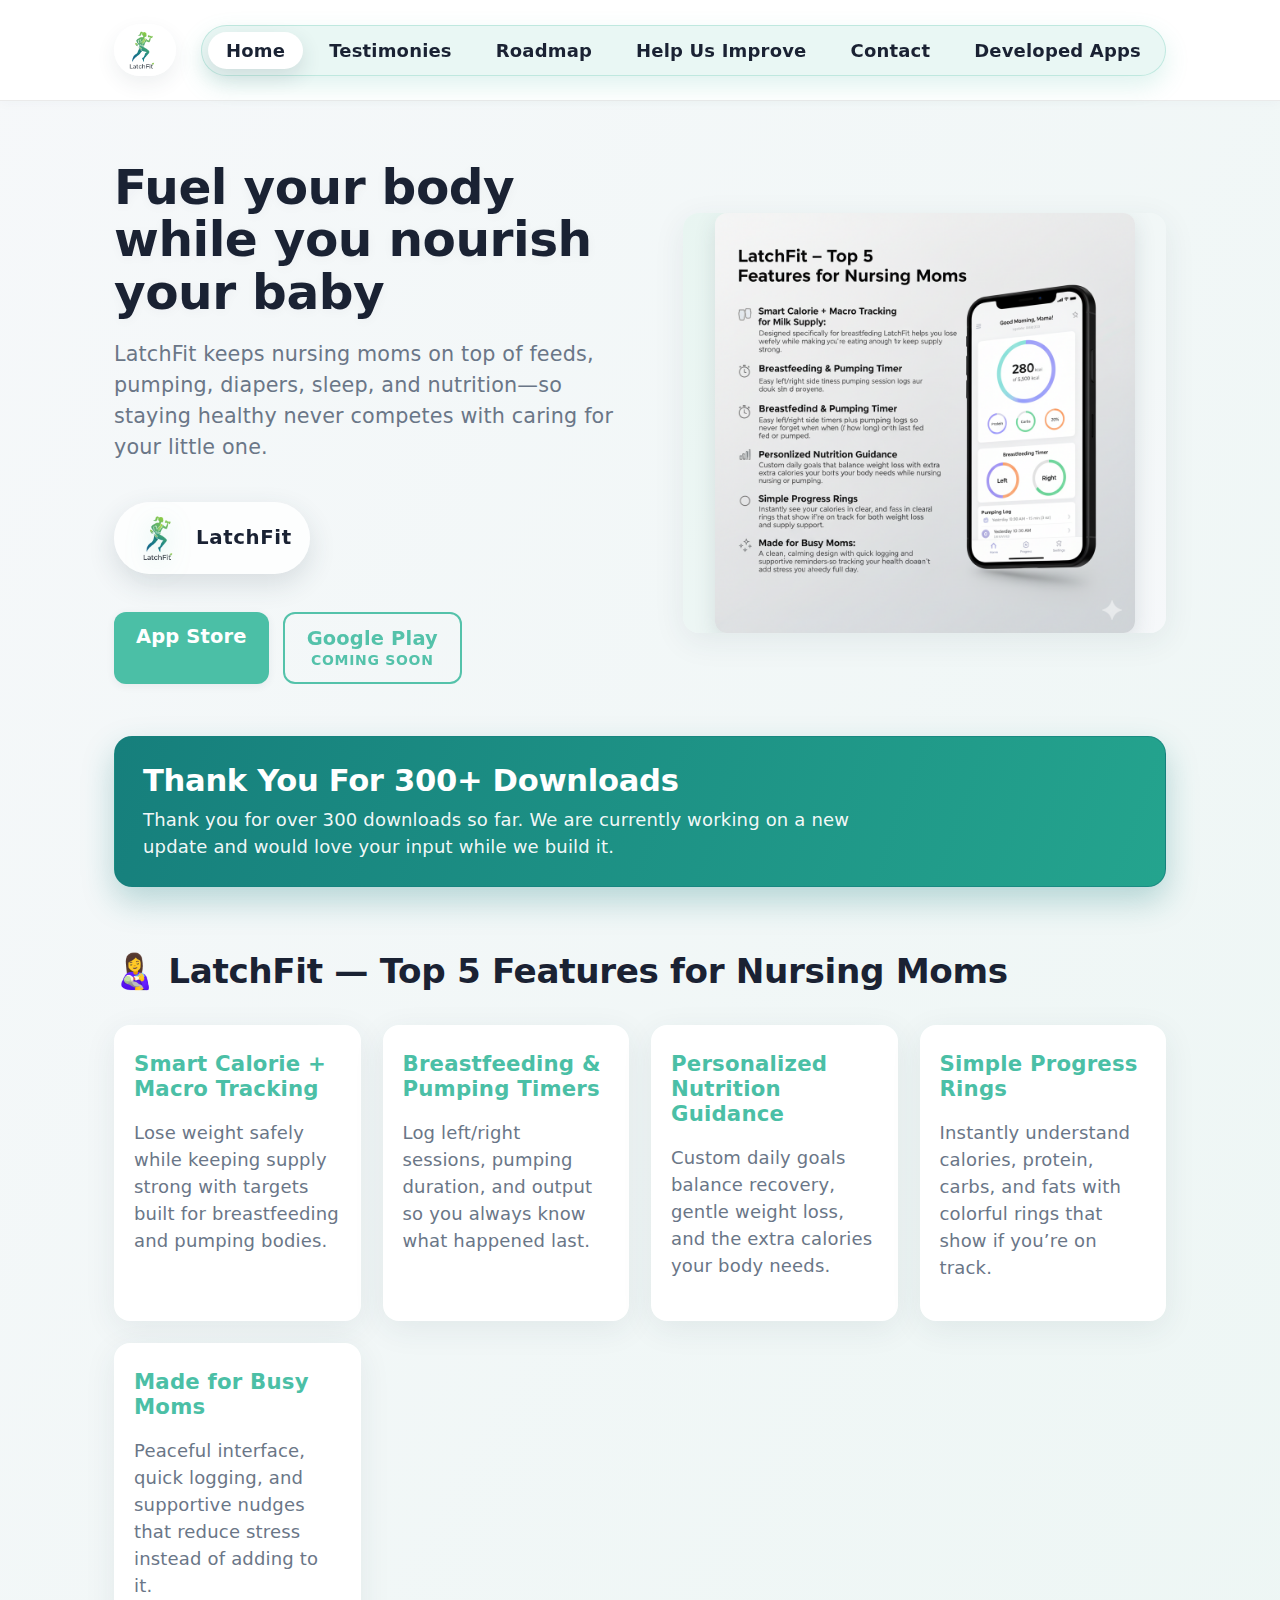
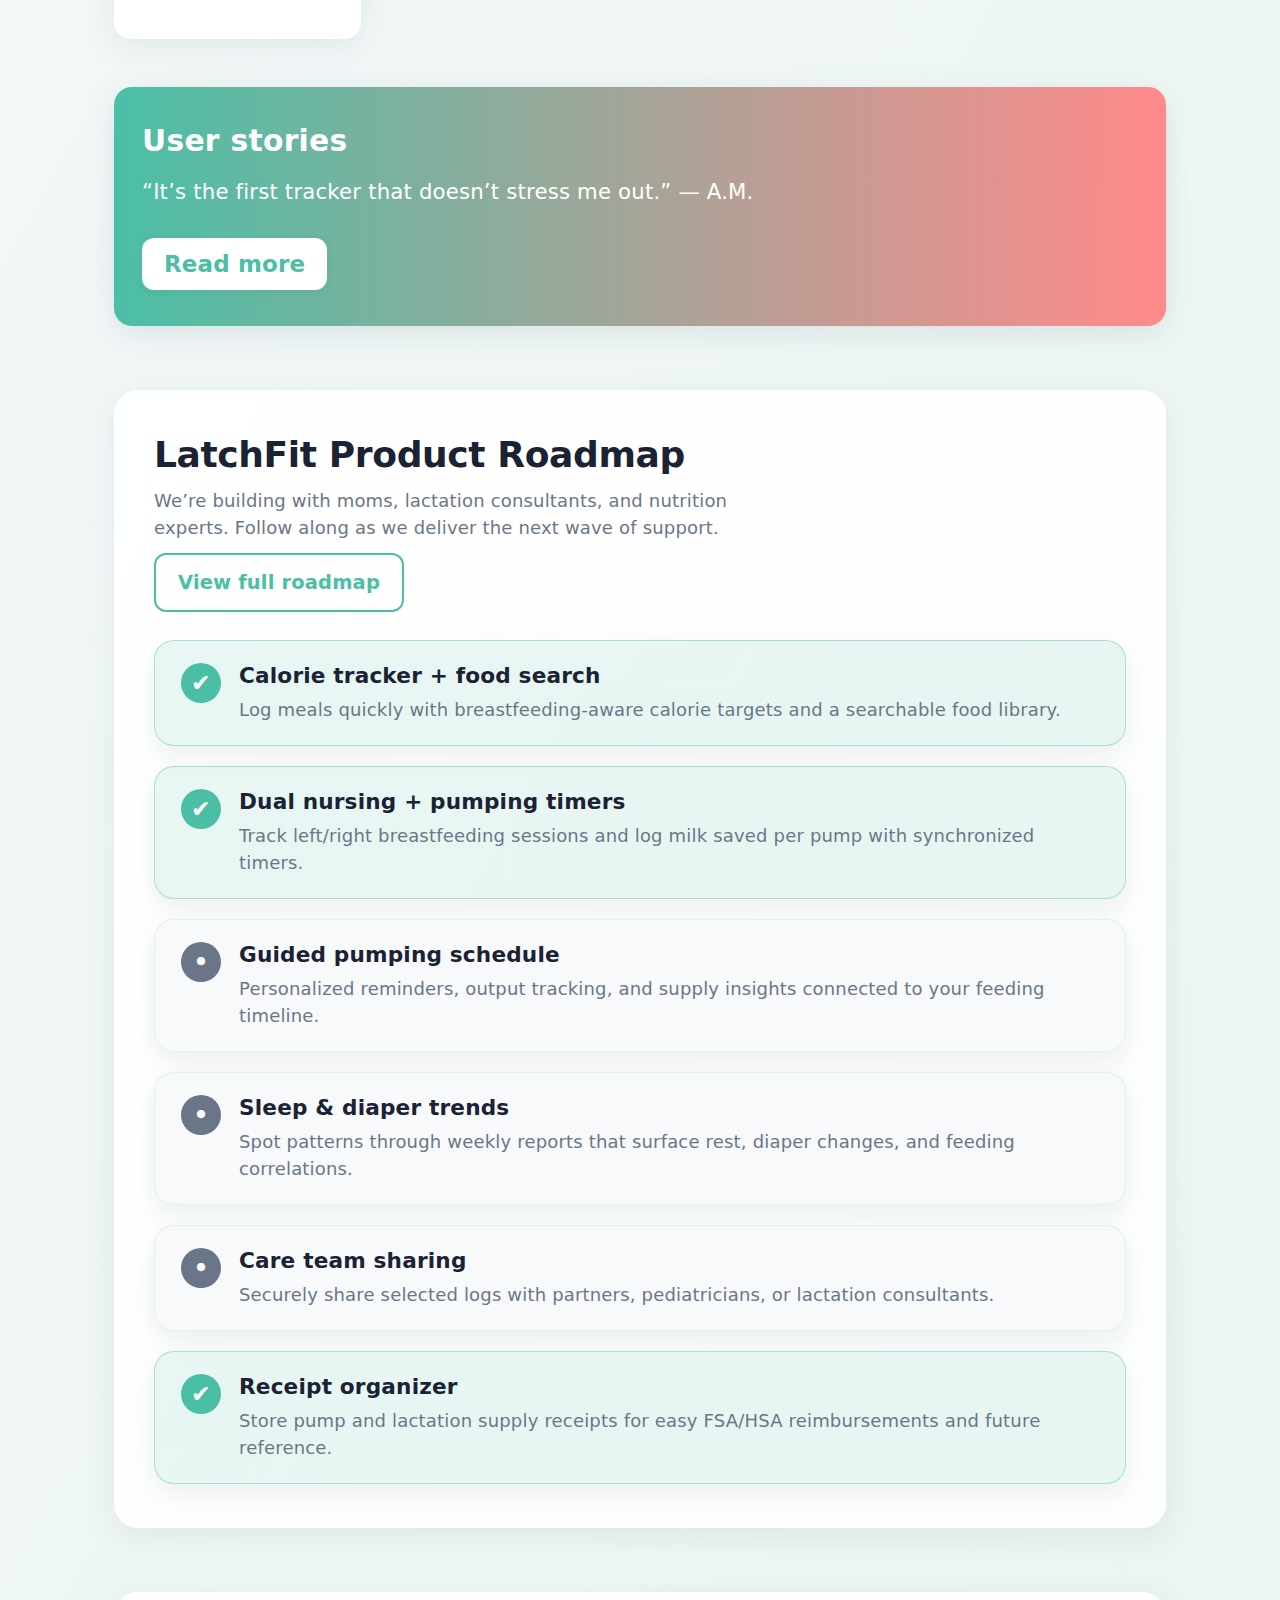
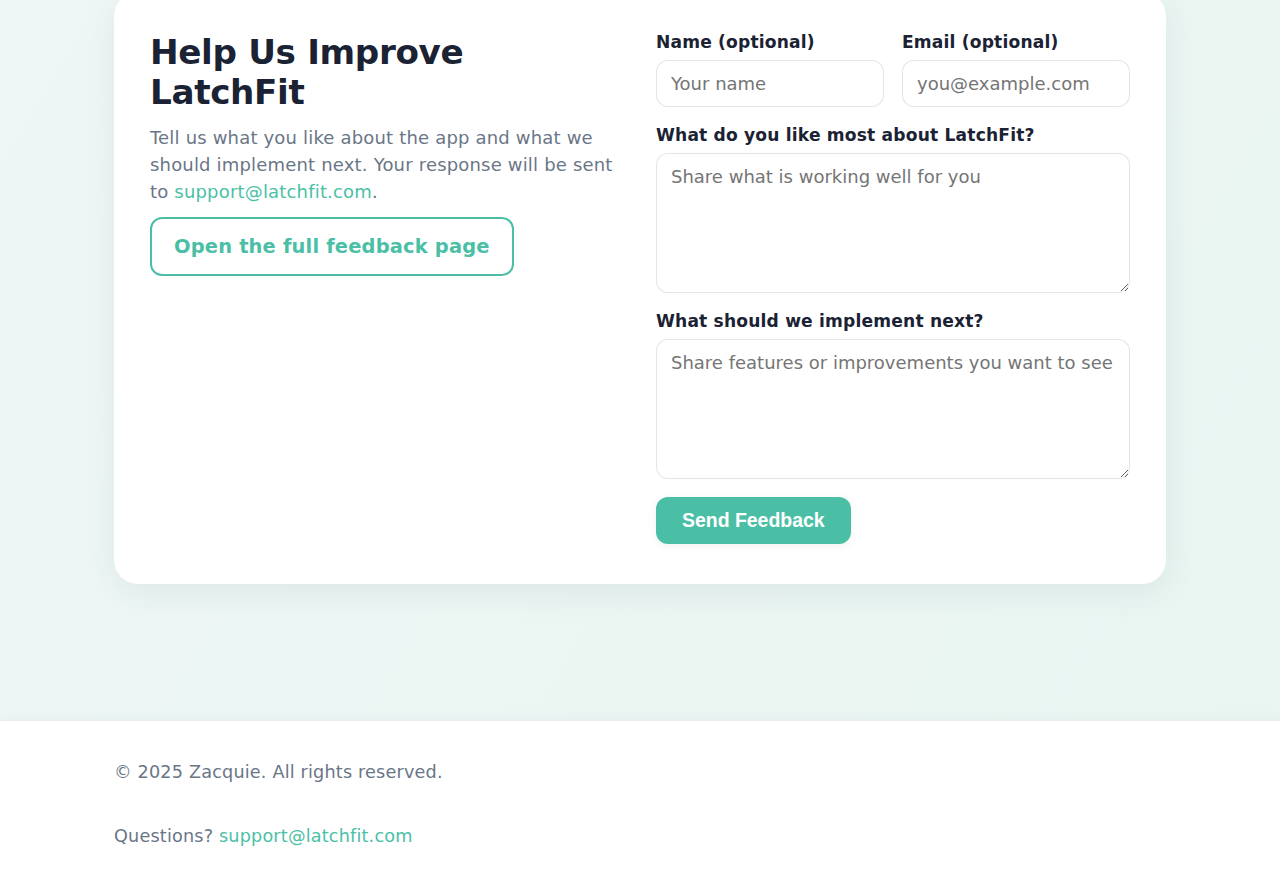
<file: index.html>
<!doctype html>
<html lang="en">
<head>
  <meta charset="utf-8">
  <meta name="viewport" content="width=device-width, initial-scale=1">
  <title>Home • LatchFit</title>
  <meta name="description" content="LatchFit — a gentle, smart calorie & lactation companion.">
  <link rel="stylesheet" href="/assets/css/style.css?v=20260213b">
  <link rel="icon" href="/assets/img/favicon.png">
</head>
<body>
<header class="site-header">
  <div class="container nav">
    <a class="brand" href="/" aria-label="LatchFit home"><img src="/assets/img/logoText.png" alt="LatchFit"></a>
    <nav>
      <a href="/" aria-current="page">Home</a>
      <a href="/testimonies.html">Testimonies</a>
      <a href="/roadmap.html">Roadmap</a>
      <a href="/improve.html">Help Us Improve</a>
      <a href="/contact.html">Contact</a>
      <a href="/apps.html">Developed Apps</a>
    </nav>
  </div>
</header>
<main class="container">

<section class="hero">
  <div class="hero-text">
    <h1>Fuel your body while you nourish your baby</h1>
    <p>LatchFit keeps nursing moms on top of feeds, pumping, diapers, sleep, and nutrition—so staying healthy never competes with caring for your little one.</p>
    <div class="logo-callout">
      <img src="/assets/img/logoText.png" alt="LatchFit runner mark">
      <span>LatchFit</span>
    </div>
    <div class="cta-row">
      <a class="cta" href="https://apps.apple.com/us/app/latchfit-calorie-tracker/id6753321458" target="_blank" rel="noopener">App Store</a>
      <span class="cta ghost is-disabled store-badge" aria-disabled="true">
        <span>Google Play</span>
        <small>Coming soon</small>
      </span>
    </div>
  </div>
  <div class="hero-art">
    <img src="/assets/img/latchfitFeatures.png" alt="LatchFit feature screens">
  </div>
</section>

<section class="milestone" aria-labelledby="download-milestone">
  <h2 id="download-milestone">Thank You For 300+ Downloads</h2>
  <p>Thank you for over 300 downloads so far. We are currently working on a new update and would love your input while we build it.</p>
</section>

<section class="features" aria-labelledby="top-features">
  <h2 id="top-features">👩‍🍼 LatchFit — Top 5 Features for Nursing Moms</h2>
  <div class="feature"><h3>Smart Calorie + Macro Tracking</h3><p>Lose weight safely while keeping supply strong with targets built for breastfeeding and pumping bodies.</p></div>
  <div class="feature"><h3>Breastfeeding & Pumping Timers</h3><p>Log left/right sessions, pumping duration, and output so you always know what happened last.</p></div>
  <div class="feature"><h3>Personalized Nutrition Guidance</h3><p>Custom daily goals balance recovery, gentle weight loss, and the extra calories your body needs.</p></div>
  <div class="feature"><h3>Simple Progress Rings</h3><p>Instantly understand calories, protein, carbs, and fats with colorful rings that show if you’re on track.</p></div>
  <div class="feature"><h3>Made for Busy Moms</h3><p>Peaceful interface, quick logging, and supportive nudges that reduce stress instead of adding to it.</p></div>
</section>

<section class="testimony-callout">
  <h2>User stories</h2>
  <p>“It’s the first tracker that doesn’t stress me out.” — A.M.</p>
  <a class="cta" href="/testimonies.html">Read more</a>
</section>

<section class="roadmap" aria-labelledby="product-roadmap">
  <div class="roadmap-head">
    <h2 id="product-roadmap">LatchFit Product Roadmap</h2>
    <p>We’re building with moms, lactation consultants, and nutrition experts. Follow along as we deliver the next wave of support.</p>
    <p><a class="cta ghost" href="/roadmap.html">View full roadmap</a></p>
  </div>
  <ul class="roadmap-list">
    <li class="roadmap-item is-complete">
      <span class="status" aria-hidden="true">✔</span>
      <div>
        <h3>Calorie tracker + food search</h3>
        <p>Log meals quickly with breastfeeding-aware calorie targets and a searchable food library.</p>
      </div>
    </li>
    <li class="roadmap-item is-complete">
      <span class="status" aria-hidden="true">✔</span>
      <div>
        <h3>Dual nursing + pumping timers</h3>
        <p>Track left/right breastfeeding sessions and log milk saved per pump with synchronized timers.</p>
      </div>
    </li>
    <li class="roadmap-item">
      <span class="status" aria-hidden="true">•</span>
      <div>
        <h3>Guided pumping schedule</h3>
        <p>Personalized reminders, output tracking, and supply insights connected to your feeding timeline.</p>
      </div>
    </li>
    <li class="roadmap-item">
      <span class="status" aria-hidden="true">•</span>
      <div>
        <h3>Sleep &amp; diaper trends</h3>
        <p>Spot patterns through weekly reports that surface rest, diaper changes, and feeding correlations.</p>
      </div>
    </li>
    <li class="roadmap-item">
      <span class="status" aria-hidden="true">•</span>
      <div>
        <h3>Care team sharing</h3>
        <p>Securely share selected logs with partners, pediatricians, or lactation consultants.</p>
      </div>
    </li>
    <li class="roadmap-item is-complete">
      <span class="status" aria-hidden="true">✔</span>
      <div>
        <h3>Receipt organizer</h3>
        <p>Store pump and lactation supply receipts for easy FSA/HSA reimbursements and future reference.</p>
      </div>
    </li>
  </ul>
</section>

<section class="feedback" aria-labelledby="feedback-title">
  <div class="feedback-copy">
    <h2 id="feedback-title">Help Us Improve LatchFit</h2>
    <p>Tell us what you like about the app and what we should implement next. Your response will be sent to <a href="mailto:support@latchfit.com">support@latchfit.com</a>.</p>
    <p><a class="cta ghost" href="/improve.html">Open the full feedback page</a></p>
  </div>
  <form class="feedback-form" action="mailto:support@latchfit.com" method="post" enctype="text/plain">
    <div class="field-group">
      <label for="feedback-name">Name (optional)</label>
      <input id="feedback-name" name="name" type="text" placeholder="Your name">
    </div>
    <div class="field-group">
      <label for="feedback-email">Email (optional)</label>
      <input id="feedback-email" name="email" type="email" placeholder="you@example.com">
    </div>
    <div class="field-group full">
      <label for="feedback-love">What do you like most about LatchFit?</label>
      <textarea id="feedback-love" name="what_you_like" rows="4" placeholder="Share what is working well for you" required></textarea>
    </div>
    <div class="field-group full">
      <label for="feedback-ideas">What should we implement next?</label>
      <textarea id="feedback-ideas" name="what_to_implement" rows="5" placeholder="Share features or improvements you want to see" required></textarea>
    </div>
    <button type="submit" class="cta">Send Feedback</button>
  </form>
</section>

</main>

<footer class="site-footer">
  <div class="container">
    <p>© 2025 Zacquie. All rights reserved.</p>
    <p>Questions? <a href="mailto:support@latchfit.com">support@latchfit.com</a></p>
  </div>
</footer>
<script src="/assets/js/main.js?v=20260213b"></script>
</body>
</html>
</file>
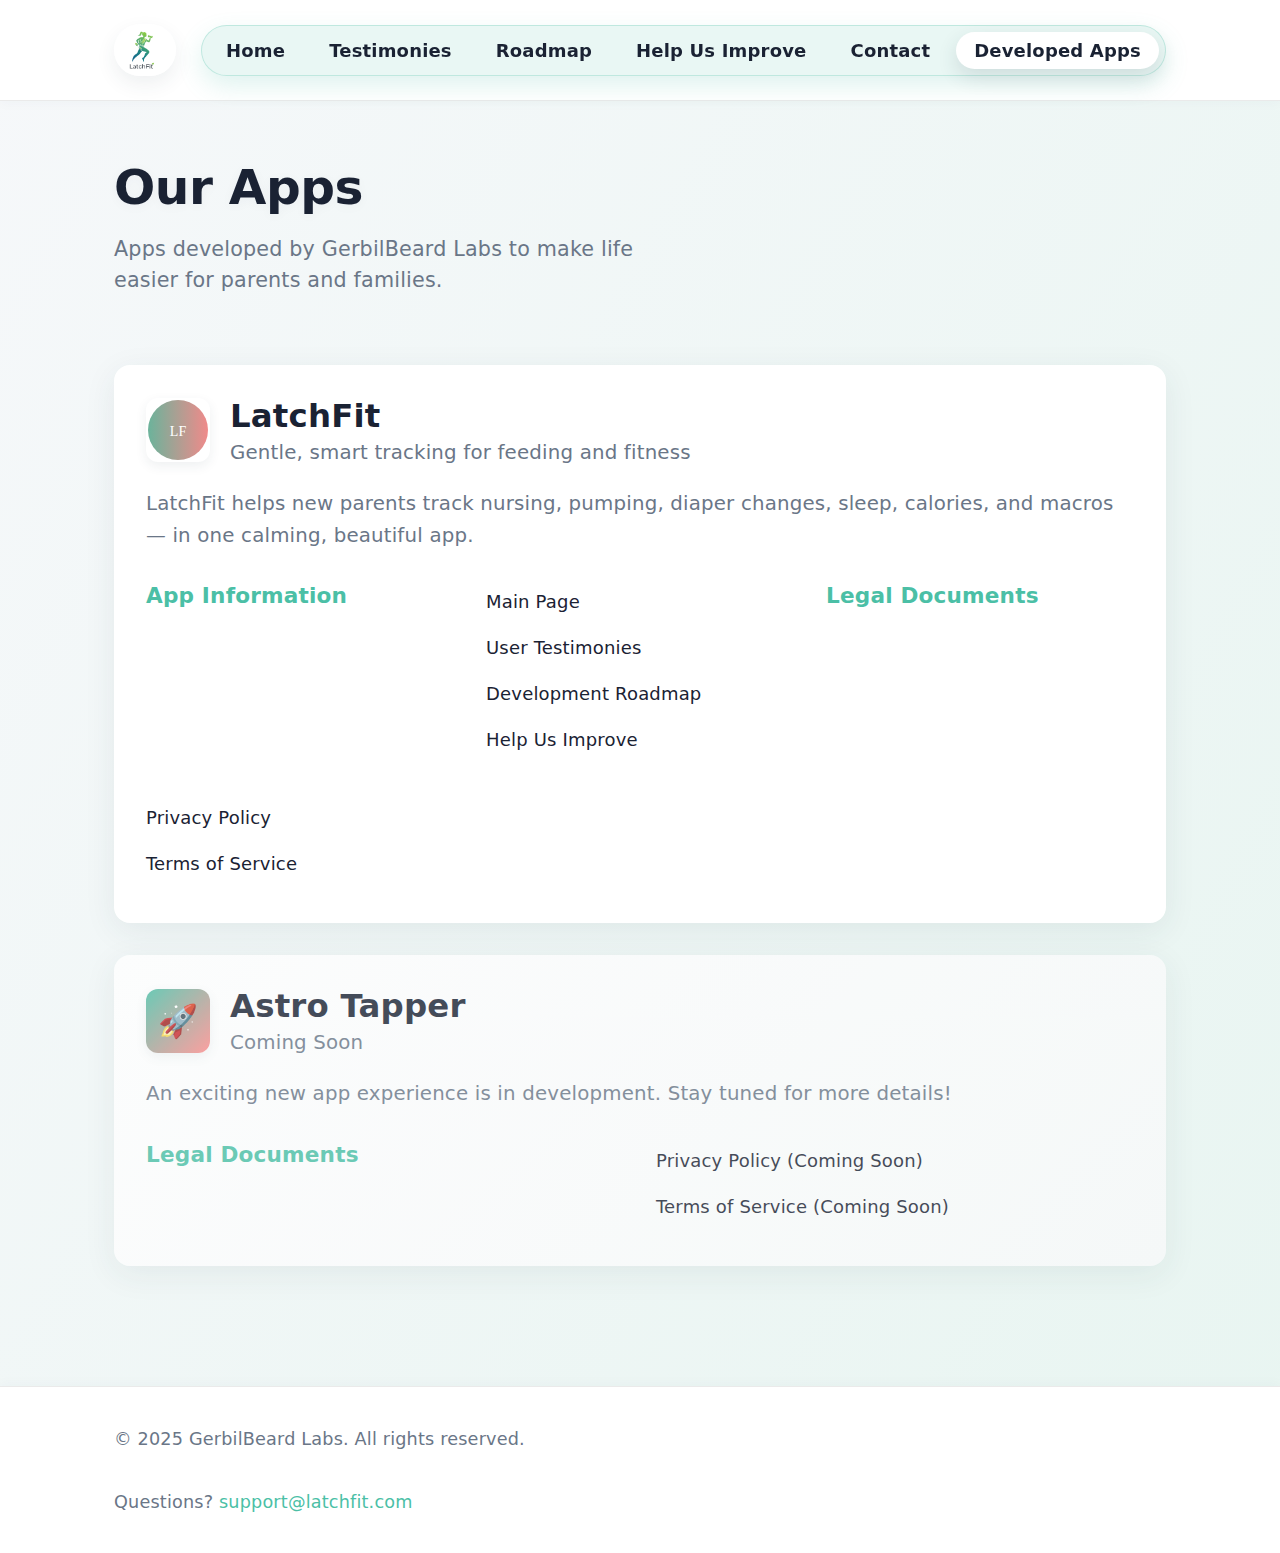
<file: apps.html>
<!doctype html>
<html lang="en">
<head>
  <meta charset="utf-8">
  <meta name="viewport" content="width=device-width, initial-scale=1">
  <title>Developed Apps • LatchFit</title>
  <meta name="description" content="Apps developed by GerbilBeard Labs - LatchFit and more.">
  <link rel="stylesheet" href="/assets/css/style.css?v=20260213b">
  <link rel="icon" href="/assets/img/favicon.png">
</head>
<body>
<header class="site-header">
  <div class="container nav">
    <a class="brand" href="/" aria-label="LatchFit home"><img src="/assets/img/logoText.png" alt="LatchFit"></a>
    <nav>
      <a href="/">Home</a>
      <a href="/testimonies.html">Testimonies</a>
      <a href="/roadmap.html">Roadmap</a>
      <a href="/improve.html">Help Us Improve</a>
      <a href="/contact.html">Contact</a>
      <a href="/apps.html" aria-current="page">Developed Apps</a>
    </nav>
  </div>
</header>
<main class="container">

<section class="hero">
  <div class="hero-text">
    <h1>Our Apps</h1>
    <p>Apps developed by GerbilBeard Labs to make life easier for parents and families.</p>
  </div>
</section>

<section class="apps-grid">
  <div class="app-card">
    <div class="app-header">
      <img src="/assets/img/logo-mark.svg" alt="LatchFit logo" class="app-logo">
      <div class="app-info">
        <h2>LatchFit</h2>
        <p class="app-description">Gentle, smart tracking for feeding and fitness</p>
      </div>
    </div>
    
    <div class="app-details">
      <p>LatchFit helps new parents track nursing, pumping, diaper changes, sleep, calories, and macros — in one calming, beautiful app.</p>
      
      <div class="app-links">
        <h3>App Information</h3>
        <ul>
          <li><a href="/">Main Page</a></li>
          <li><a href="/testimonies.html">User Testimonies</a></li>
          <li><a href="/roadmap.html">Development Roadmap</a></li>
          <li><a href="/improve.html">Help Us Improve</a></li>
        </ul>
        
        <h3>Legal Documents</h3>
        <ul>
          <li><a href="/latchfit/privacy.html">Privacy Policy</a></li>
          <li><a href="/latchfit/terms.html">Terms of Service</a></li>
        </ul>
      </div>
    </div>
  </div>

  <div class="app-card coming-soon">
    <div class="app-header">
      <div class="app-logo placeholder">🚀</div>
      <div class="app-info">
        <h2>Astro Tapper</h2>
        <p class="app-description">Coming Soon</p>
      </div>
    </div>
    
    <div class="app-details">
      <p>An exciting new app experience is in development. Stay tuned for more details!</p>
      
      <div class="app-links">
        <h3>Legal Documents</h3>
        <ul>
          <li><a href="/astro-tapper/privacy.html">Privacy Policy (Coming Soon)</a></li>
          <li><a href="/astro-tapper/terms.html">Terms of Service (Coming Soon)</a></li>
        </ul>
      </div>
    </div>
  </div>
</section>

</main>
<footer class="site-footer">
  <div class="container">
    <p>© 2025 GerbilBeard Labs. All rights reserved.</p>
    <p>Questions? <a href="mailto:support@latchfit.com">support@latchfit.com</a></p>
  </div>
</footer>
<script src="/assets/js/main.js?v=20260213b"></script>
</body>
</html>
</file>
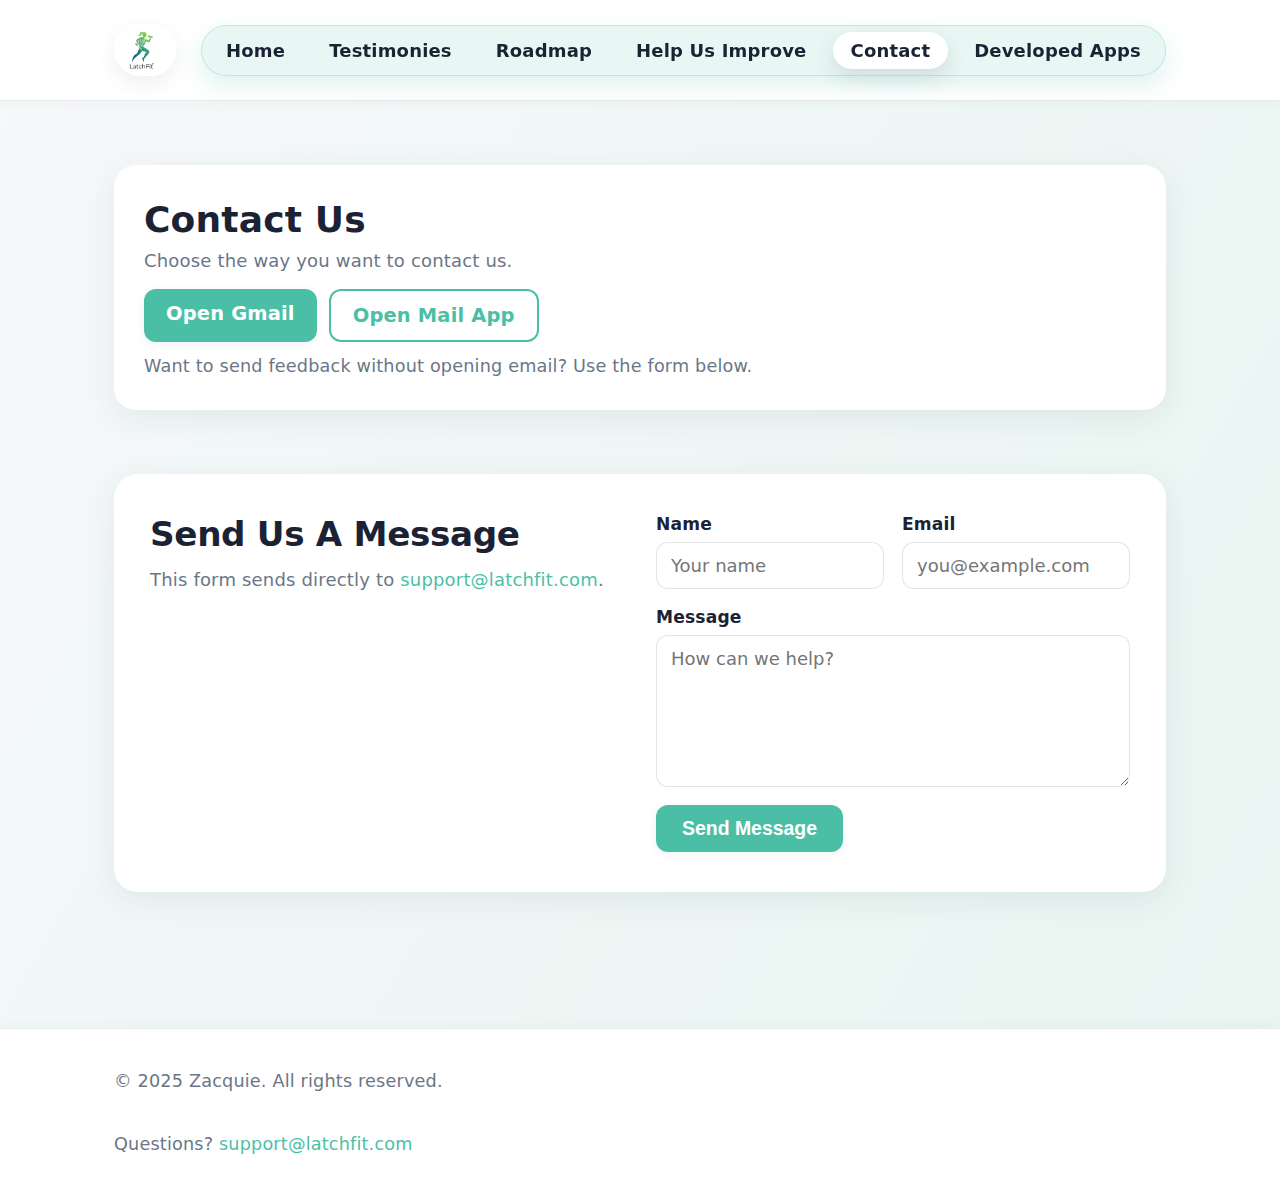
<file: contact.html>
<!doctype html>
<html lang="en">
<head>
  <meta charset="utf-8">
  <meta name="viewport" content="width=device-width, initial-scale=1">
  <title>Contact • LatchFit</title>
  <meta name="description" content="LatchFit — a gentle, smart calorie & lactation companion.">
  <link rel="stylesheet" href="/assets/css/style.css?v=20260213b">
  <link rel="icon" href="/assets/img/favicon.png">
</head>
<body>
<header class="site-header">
  <div class="container nav">
    <a class="brand" href="/" aria-label="LatchFit home"><img src="/assets/img/logoText.png" alt="LatchFit"></a>
    <nav>
      <a href="/">Home</a>
      <a href="/testimonies.html">Testimonies</a>
      <a href="/roadmap.html">Roadmap</a>
      <a href="/improve.html">Help Us Improve</a>
      <a href="/contact.html" aria-current="page">Contact</a>
      <a href="/apps.html">Developed Apps</a>
    </nav>
  </div>
</header>
<main class="container">

<section class="contact contact-card">
  <h1>Contact Us</h1>
  <p>Choose the way you want to contact us.</p>
  <div class="contact-actions">
    <a class="cta" href="https://mail.google.com/mail/?view=cm&fs=1&to=support@latchfit.com&su=LatchFit%20Support" target="_blank" rel="noopener">Open Gmail</a>
    <a class="cta ghost" href="mailto:support@latchfit.com?subject=LatchFit%20Support">Open Mail App</a>
  </div>
  <p class="contact-note">Want to send feedback without opening email? Use the form below.</p>
</section>

<section class="feedback" aria-labelledby="contact-form-title">
  <div class="feedback-copy">
    <h2 id="contact-form-title">Send Us A Message</h2>
    <p>This form sends directly to <a href="mailto:support@latchfit.com">support@latchfit.com</a>.</p>
  </div>
  <form class="feedback-form" action="https://formsubmit.co/support@latchfit.com" method="POST">
    <input type="hidden" name="_subject" value="LatchFit Website Contact">
    <input type="hidden" name="_captcha" value="false">
    <div class="field-group">
      <label for="contact-name">Name</label>
      <input id="contact-name" name="name" type="text" placeholder="Your name" required>
    </div>
    <div class="field-group">
      <label for="contact-email">Email</label>
      <input id="contact-email" name="email" type="email" placeholder="you@example.com" required>
    </div>
    <div class="field-group full">
      <label for="contact-message">Message</label>
      <textarea id="contact-message" name="message" rows="6" placeholder="How can we help?" required></textarea>
    </div>
    <button type="submit" class="cta">Send Message</button>
  </form>
</section>

</main>
<footer class="site-footer">
  <div class="container">
    <p>© 2025 Zacquie. All rights reserved.</p>
    <p>Questions? <a href="mailto:support@latchfit.com">support@latchfit.com</a></p>
  </div>
</footer>
<script src="/assets/js/main.js?v=20260213b"></script>
</body>
</html>
</file>
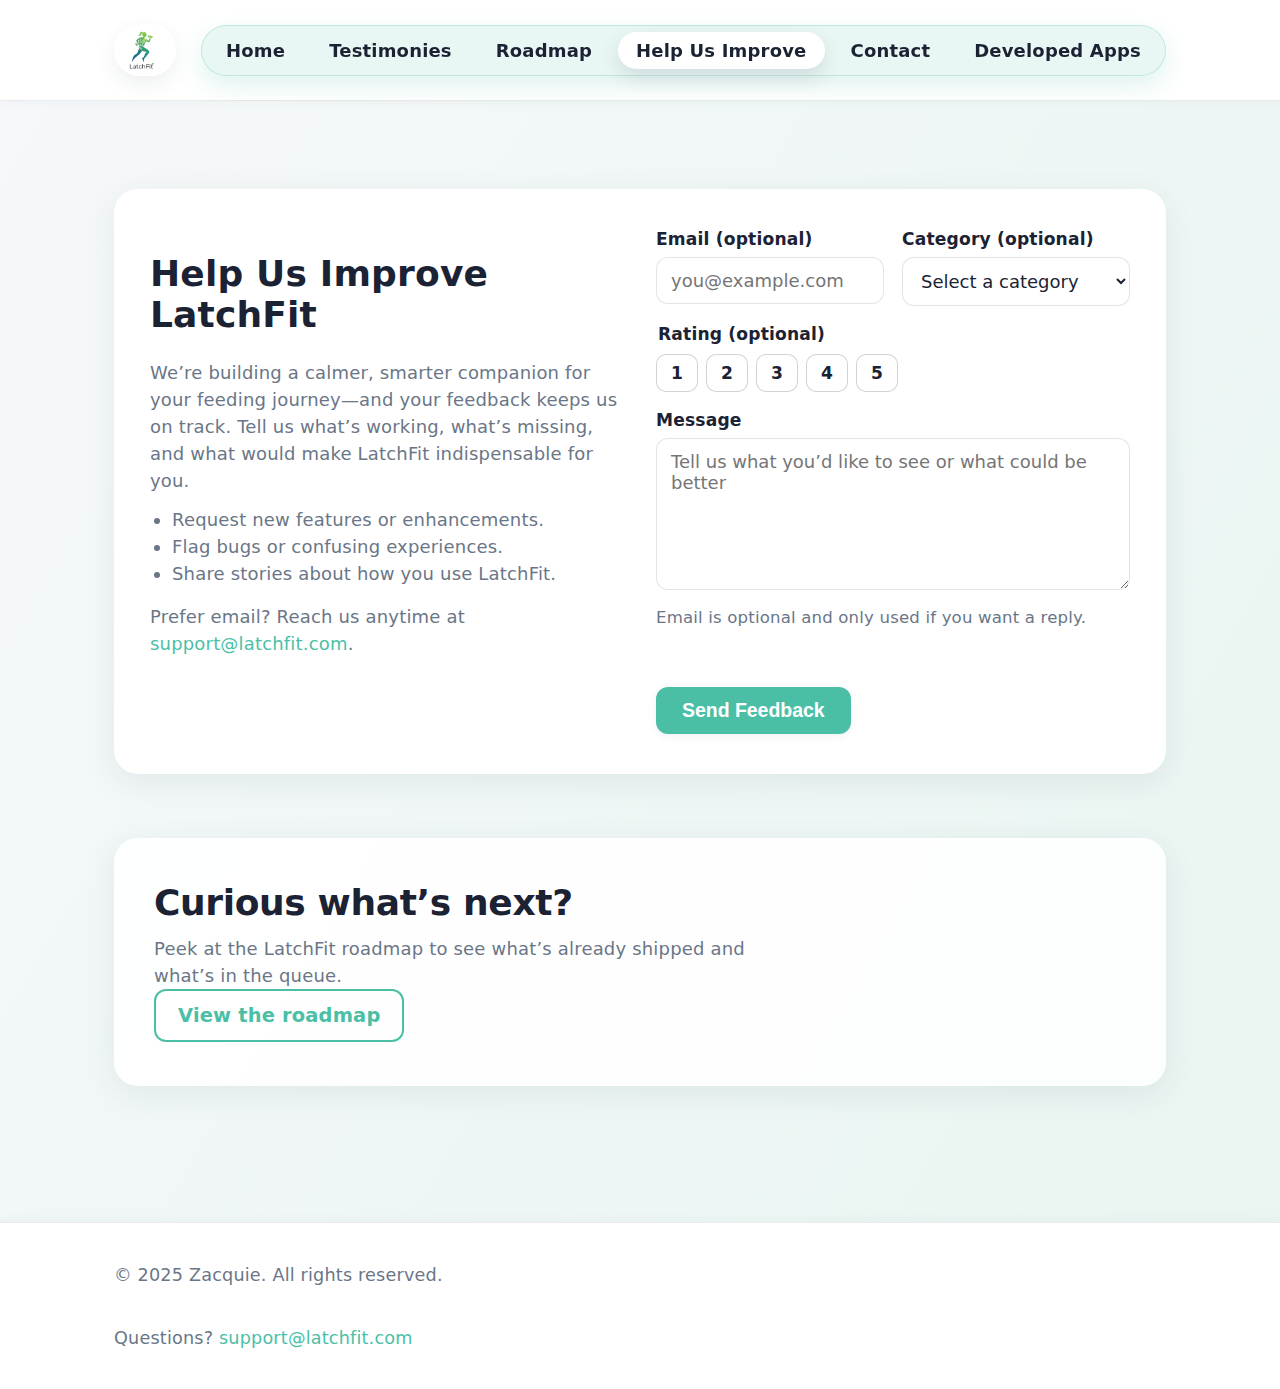
<file: improve.html>
<!doctype html>
<html lang="en">
<head>
  <meta charset="utf-8">
  <meta name="viewport" content="width=device-width, initial-scale=1">
  <title>Help Us Improve • LatchFit</title>
  <meta name="description" content="Share feedback and feature suggestions for the LatchFit app."/>
  <link rel="stylesheet" href="/assets/css/style.css?v=20260213b">
  <link rel="icon" href="/assets/img/favicon.png">
</head>
<body>
<header class="site-header">
  <div class="container nav">
    <a class="brand" href="/" aria-label="LatchFit home"><img src="/assets/img/logoText.png" alt="LatchFit"></a>
    <nav>
      <a href="/">Home</a>
      <a href="/testimonies.html">Testimonies</a>
      <a href="/roadmap.html">Roadmap</a>
      <a href="/improve.html" aria-current="page">Help Us Improve</a>
      <a href="/contact.html">Contact</a>
      <a href="/apps.html">Developed Apps</a>
    </nav>
  </div>
</header>

<main class="container">
  <section class="feedback" aria-labelledby="improve-title">
    <div class="feedback-copy">
      <h1 id="improve-title">Help Us Improve LatchFit</h1>
      <p>We’re building a calmer, smarter companion for your feeding journey—and your feedback keeps us on track. Tell us what’s working, what’s missing, and what would make LatchFit indispensable for you.</p>
      <ul>
        <li>Request new features or enhancements.</li>
        <li>Flag bugs or confusing experiences.</li>
        <li>Share stories about how you use LatchFit.</li>
      </ul>
      <p>Prefer email? Reach us anytime at <a href="mailto:support@latchfit.com">support@latchfit.com</a>.</p>
    </div>
    <form
      class="feedback-form js-feedback-form"
      data-feedback-endpoint="https://formsubmit.co/ajax/support@latchfit.com"
      data-feedback-source="help_us_improve"
      novalidate
    >
      <div class="field-group">
        <label for="improve-email">Email (optional)</label>
        <input id="improve-email" name="email" type="email" autocomplete="email" placeholder="you@example.com">
      </div>
      <div class="field-group">
        <label for="improve-category">Category (optional)</label>
        <select id="improve-category" name="category">
          <option value="">Select a category</option>
          <option value="feature_request">Feature request</option>
          <option value="bug_report">Bug report</option>
          <option value="usability">Usability</option>
          <option value="general_feedback">General feedback</option>
        </select>
      </div>
      <fieldset class="field-group full feedback-rating">
        <legend>Rating (optional)</legend>
        <div class="rating-options" role="radiogroup" aria-label="Rate your experience from 1 to 5">
          <input type="radio" id="improve-rating-1" name="rating" value="1">
          <label for="improve-rating-1">1</label>
          <input type="radio" id="improve-rating-2" name="rating" value="2">
          <label for="improve-rating-2">2</label>
          <input type="radio" id="improve-rating-3" name="rating" value="3">
          <label for="improve-rating-3">3</label>
          <input type="radio" id="improve-rating-4" name="rating" value="4">
          <label for="improve-rating-4">4</label>
          <input type="radio" id="improve-rating-5" name="rating" value="5">
          <label for="improve-rating-5">5</label>
        </div>
      </fieldset>
      <div class="field-group full">
        <label for="improve-message">Message</label>
        <textarea id="improve-message" name="message" rows="6" placeholder="Tell us what you’d like to see or what could be better" required></textarea>
      </div>
      <p class="privacy-note">Email is optional and only used if you want a reply.</p>
      <p class="form-status" data-feedback-status aria-live="polite"></p>
      <button type="submit" class="cta" data-submit-label>Send Feedback</button>
    </form>
  </section>

  <section class="roadmap" aria-labelledby="improve-roadmap">
    <div class="roadmap-head">
      <h2 id="improve-roadmap">Curious what’s next?</h2>
      <p>Peek at the LatchFit roadmap to see what’s already shipped and what’s in the queue.</p>
      <a class="cta ghost" href="/roadmap.html">View the roadmap</a>
    </div>
  </section>
</main>

<footer class="site-footer">
  <div class="container">
    <p>© 2025 Zacquie. All rights reserved.</p>
    <p>Questions? <a href="mailto:support@latchfit.com">support@latchfit.com</a></p>
  </div>
</footer>
<script src="/assets/js/main.js?v=20260213b"></script>
</body>
</html>
</file>
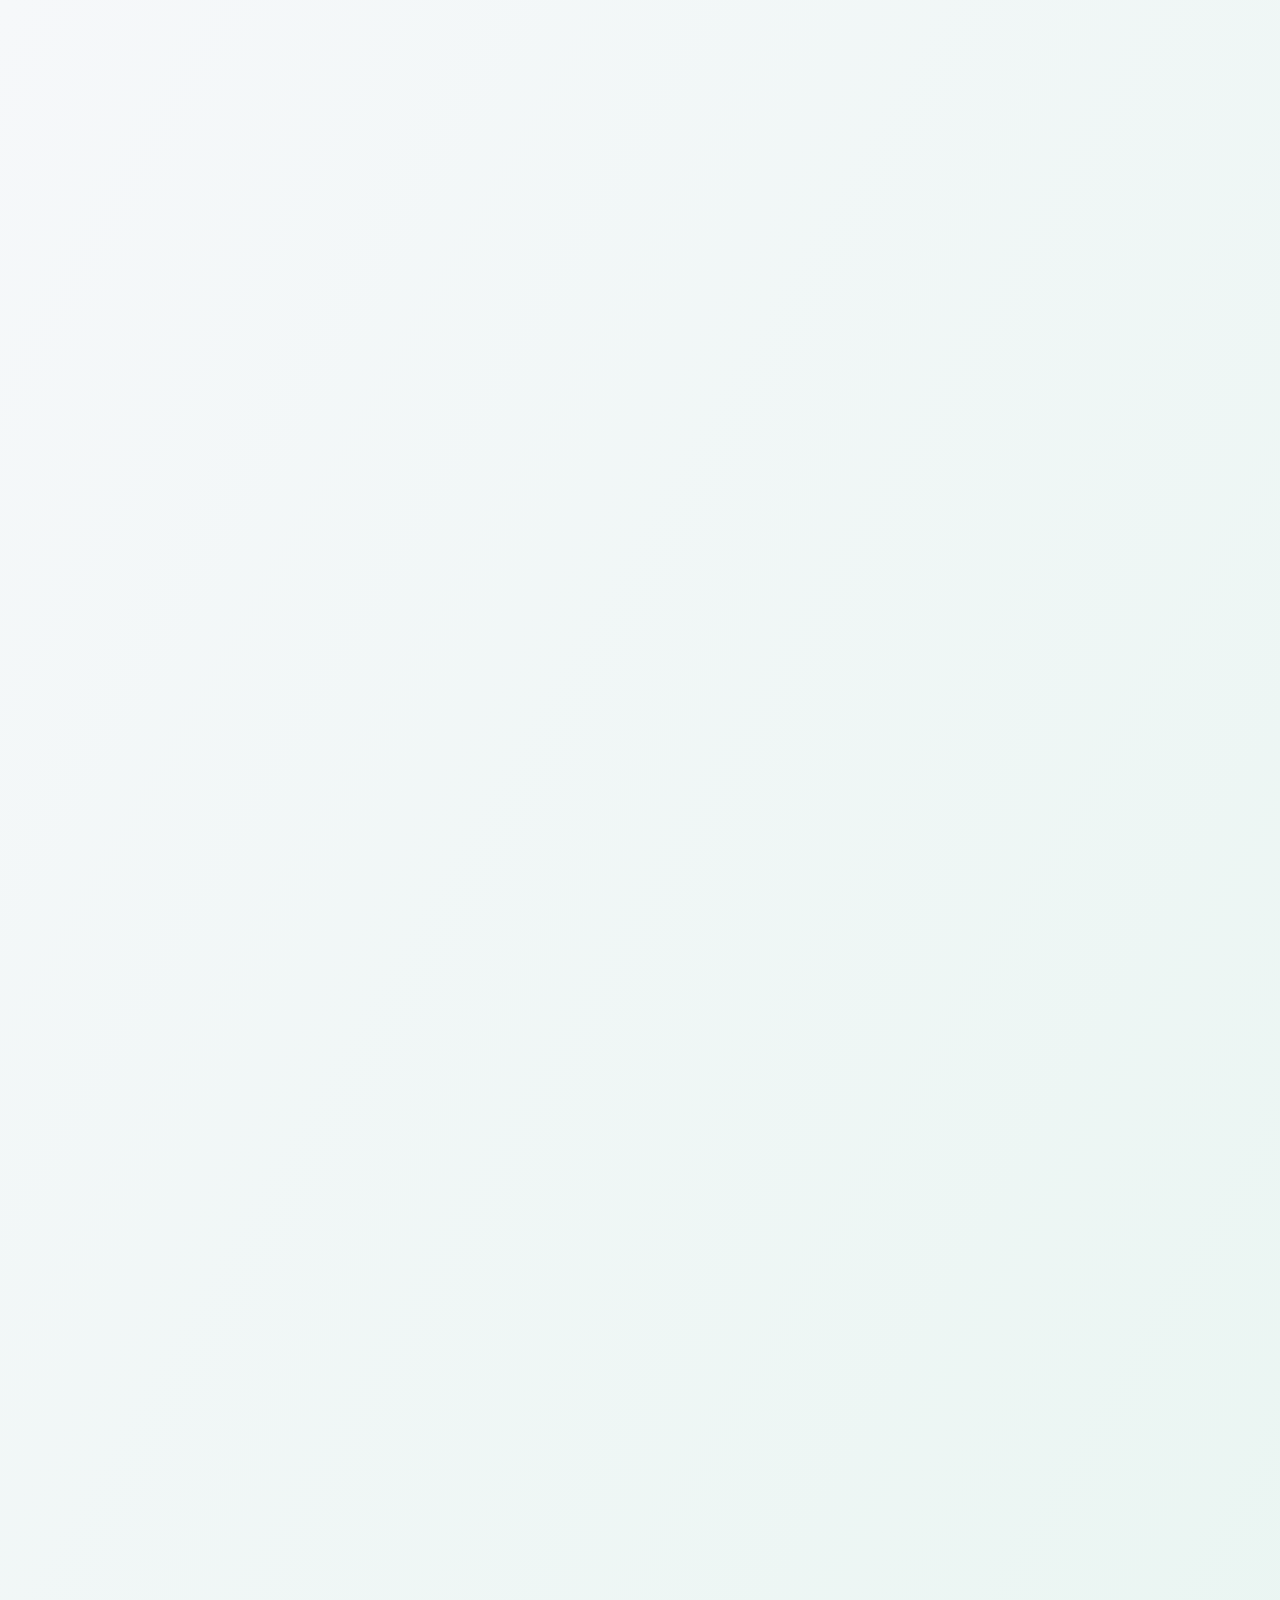
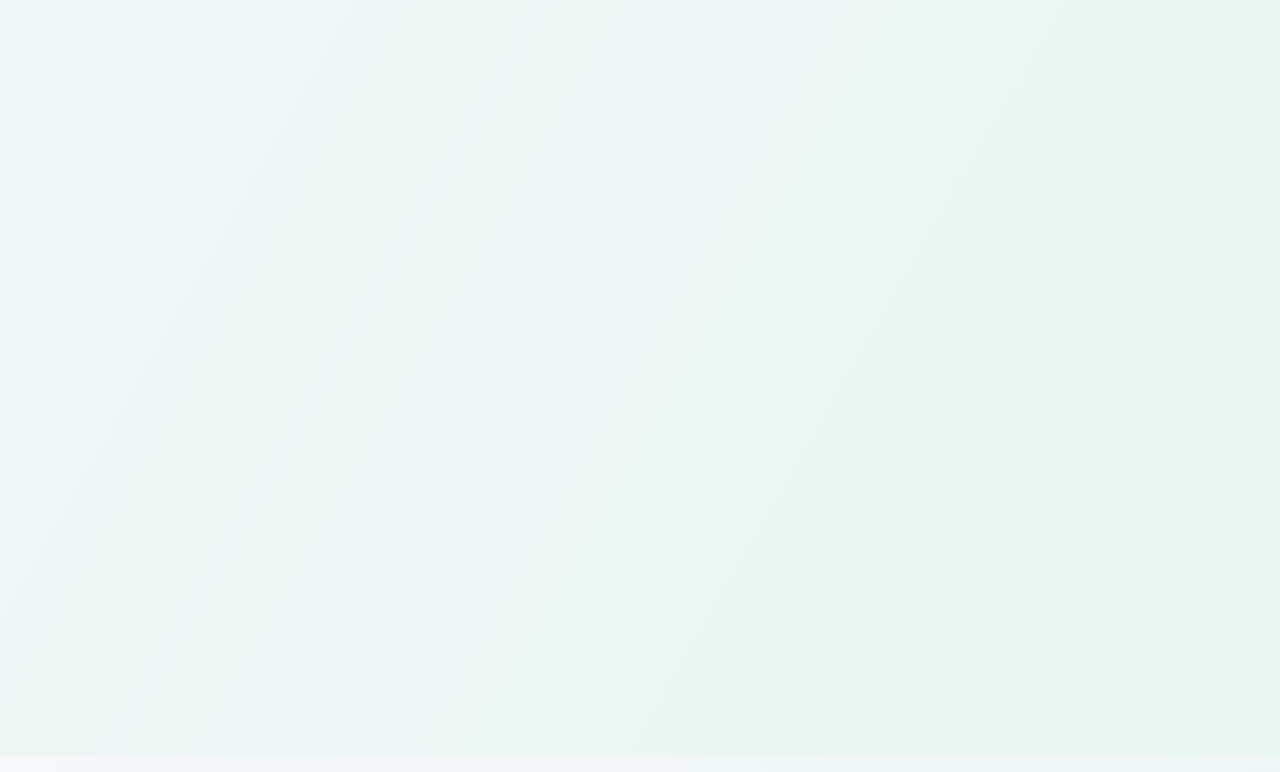
<file: privacy.html>
<!doctype html>
<html lang="en">
<head>
  <meta charset="utf-8">
  <meta name="viewport" content="width=device-width, initial-scale=1">
  <title>Privacy Policy • LatchFit</title>
  <meta name="description" content="Privacy Policy for the LatchFit mobile application">
  <link rel="stylesheet" href="/assets/css/style.css?v=20260213b">
  <meta http-equiv="refresh" content="0; url=/latchfit/privacy.html">
</head>
<body>
<header class="site-header">
  <div class="container nav">
    <a class="brand" href="/" aria-label="LatchFit home"><img src="/assets/img/logoText.png" alt="LatchFit"></a>
    <nav>
      <a href="/">Home</a>
      <a href="/testimonies.html">Testimonies</a>
      <a href="/roadmap.html">Roadmap</a>
      <a href="/improve.html">Help Us Improve</a>
      <a href="/contact.html">Contact</a>
      <a href="/apps.html">Developed Apps</a>
    </nav>
  </div>
</header>

<main class="container">
  <div class="redirect-notice">
    <h1>Privacy Policy</h1>
    <p>This page has moved. You will be automatically redirected to the <a href="/latchfit/privacy.html">LatchFit Privacy Policy</a>.</p>
    <p>If you are not redirected, <a href="/latchfit/privacy.html">click here</a>.</p>
  </div>
  <article class="legal">
    <h1>Privacy Policy</h1>
    <p><em>Effective Date: October 1, 2025</em></p>

    <p>This Privacy Policy explains how <strong>LatchFit</strong>, developed by Zacquie ("we," "our," or "us"), collects, uses, and protects your information when you use our mobile application and website (<a href="https://latchfit.com">latchfit.com</a>).</p>

    <hr>

    <h2>1. Information We Collect</h2>
    <ul>
      <li><strong>User-Provided Data:</strong> Information you voluntarily provide, such as your name, email address (if you contact support), and optional profile information.</li>
      <li><strong>Health &amp; Usage Data:</strong> Feeding logs, pumping data, calorie tracking, sleep logs, and diaper logs that you enter into the app. This data is stored locally on your device unless you choose to back it up or share it.</li>
      <li><strong>Technical Data:</strong> Device type, app version, and limited usage analytics (if enabled) to improve performance.</li>
    </ul>
    <p>We do not collect sensitive identifiers like passwords, payment details, or government-issued IDs.</p>

    <hr>

    <h2>2. How We Use Your Information</h2>
    <ul>
      <li>Provide core app features such as tracking feeding, calories, and sleep.</li>
      <li>Maintain and improve app functionality and user experience.</li>
      <li>Respond to customer support requests.</li>
    </ul>
    <p>We do not use your data for advertising or marketing.</p>

    <hr>

    <h2>3. Data Storage &amp; Security</h2>
    <ul>
      <li><strong>Local Storage:</strong> By default, your data is stored only on your device.</li>
      <li><strong>Optional Sync/Backup:</strong> If you choose to back up or sync your data, it may be processed by third-party services such as Apple iCloud or Google Drive under their terms and policies.</li>
      <li><strong>Security:</strong> We use reasonable safeguards to protect your data. However, no method of storage or transmission is completely secure.</li>
    </ul>

    <hr>

    <h2>4. Data Sharing</h2>
    <p>We do not sell or rent your personal information. We may share limited data only:</p>
    <ul>
      <li>With service providers (solely to operate features you choose to use).</li>
      <li>If required by law, regulation, or to protect legal rights.</li>
    </ul>
    <p>We do not share health data with advertisers.</p>

    <hr>

    <h2>5. Third-Party Services</h2>
    <p>At this time, LatchFit does not use third-party analytics, advertising, or tracking tools. If this changes, this Privacy Policy will be updated to identify the third-party services and explain how your information is used.</p>

    <hr>

    <h2>6. Data Retention &amp; Deletion</h2>
    <ul>
      <li>All user-entered data remains on your device until you delete it.</li>
      <li>If you uninstall the app, all locally stored data is permanently deleted.</li>
      <li>If you contact support, your email inquiry is kept only as long as needed to respond.</li>
    </ul>
    <p>If we later introduce accounts or cloud sync, you will have the ability to request account deletion, and all associated data will be removed.</p>

    <hr>

    <h2>7. Children&rsquo;s Privacy</h2>
    <p>LatchFit is intended for use by adults. We do not knowingly collect personal data from children under 13. If you believe a child has provided us with personal data, please contact us and we will delete it.</p>

    <hr>

    <h2>8. Your Rights &amp; Choices</h2>
    <ul>
      <li>You can edit or delete your in-app data at any time.</li>
      <li>You may uninstall the app to remove all locally stored information.</li>
      <li>You may contact us to request deletion of support-related communications.</li>
    </ul>

    <hr>

    <h2>9. Changes to This Policy</h2>
    <p>We may update this Privacy Policy from time to time. Material changes will be posted on our website, with the "Effective Date" updated accordingly.</p>

    <hr>

    <h2>10. Contact Us</h2>
    <p>If you have questions about this Privacy Policy, please contact us:</p>
    <p>
      Email: <a href="mailto:support@latchfit.com">support@latchfit.com</a><br>
      Website: <a href="https://latchfit.com">https://latchfit.com</a>
    </p>
  </article>
</main>

<footer class="site-footer">
  <div class="container">
    <p>© 2025 Zacquie. All rights reserved.</p>
  </div>
</footer>
</body>
</html>
</file>
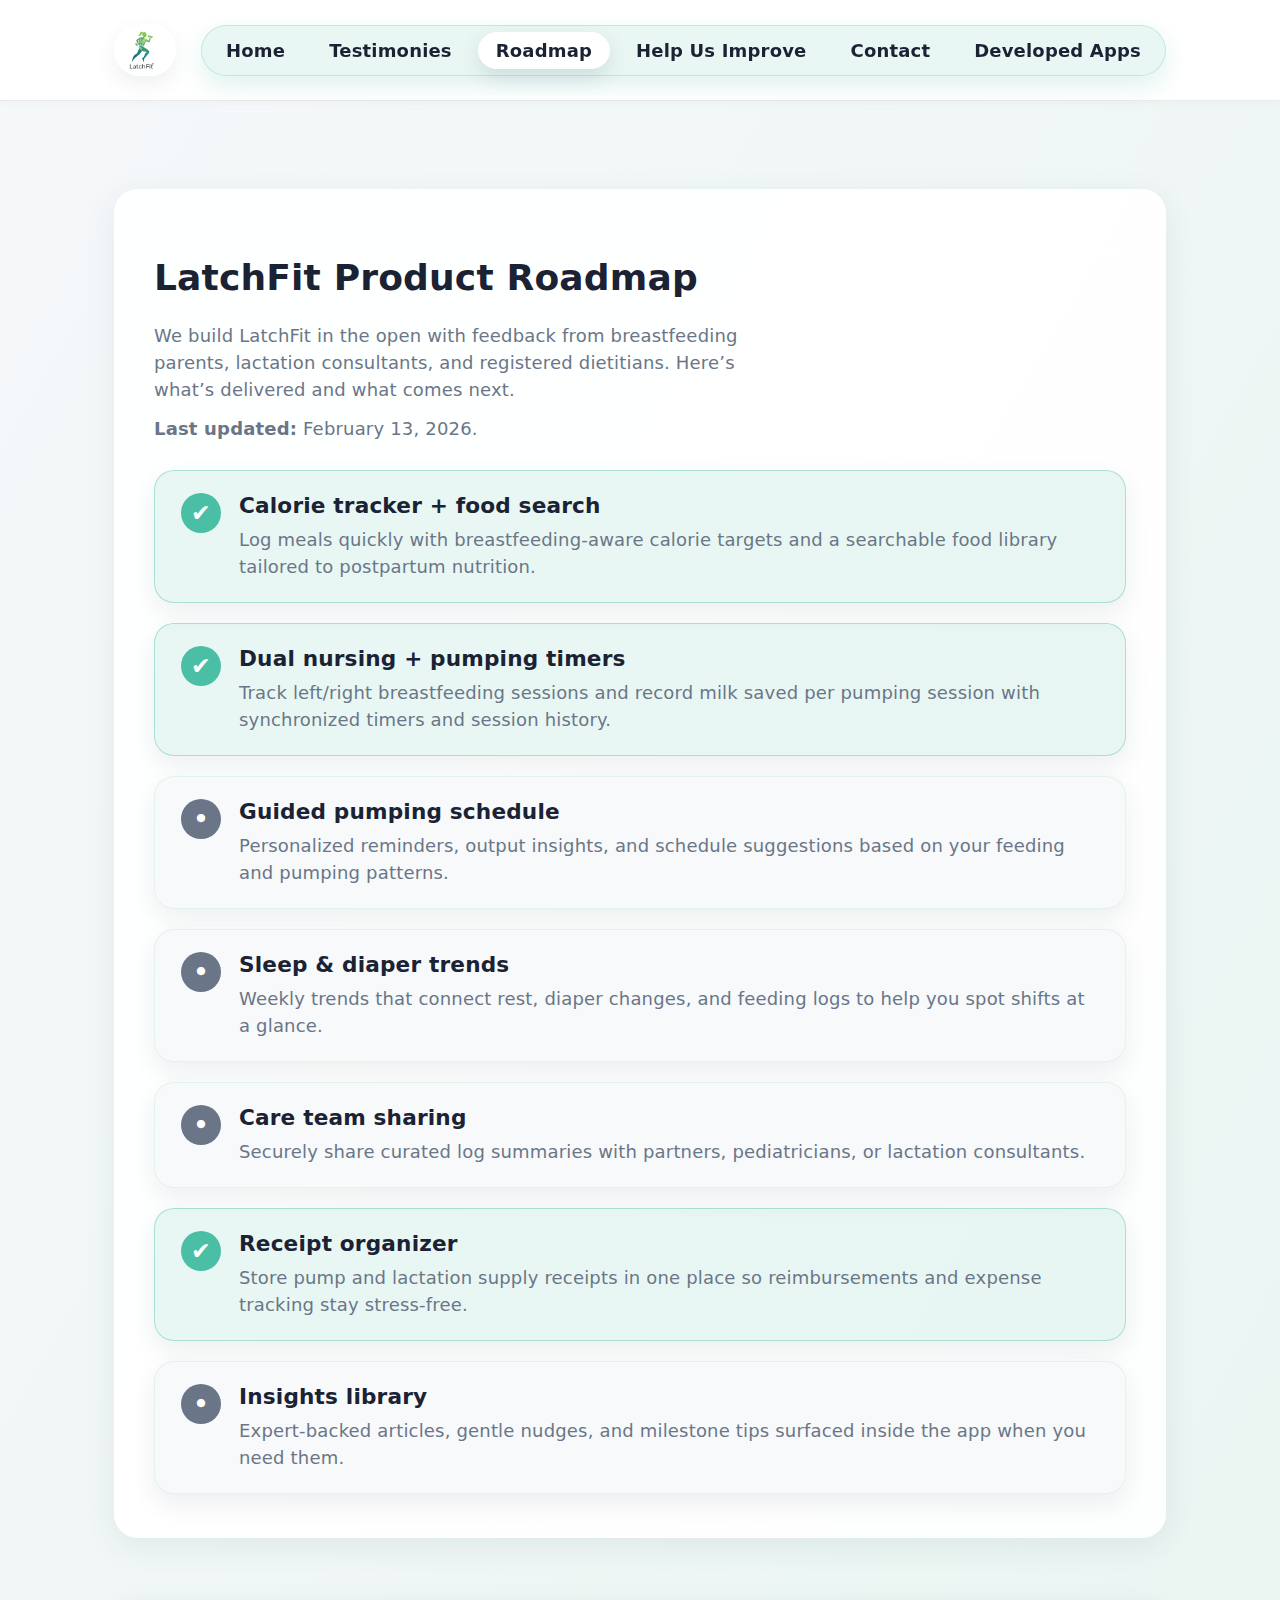
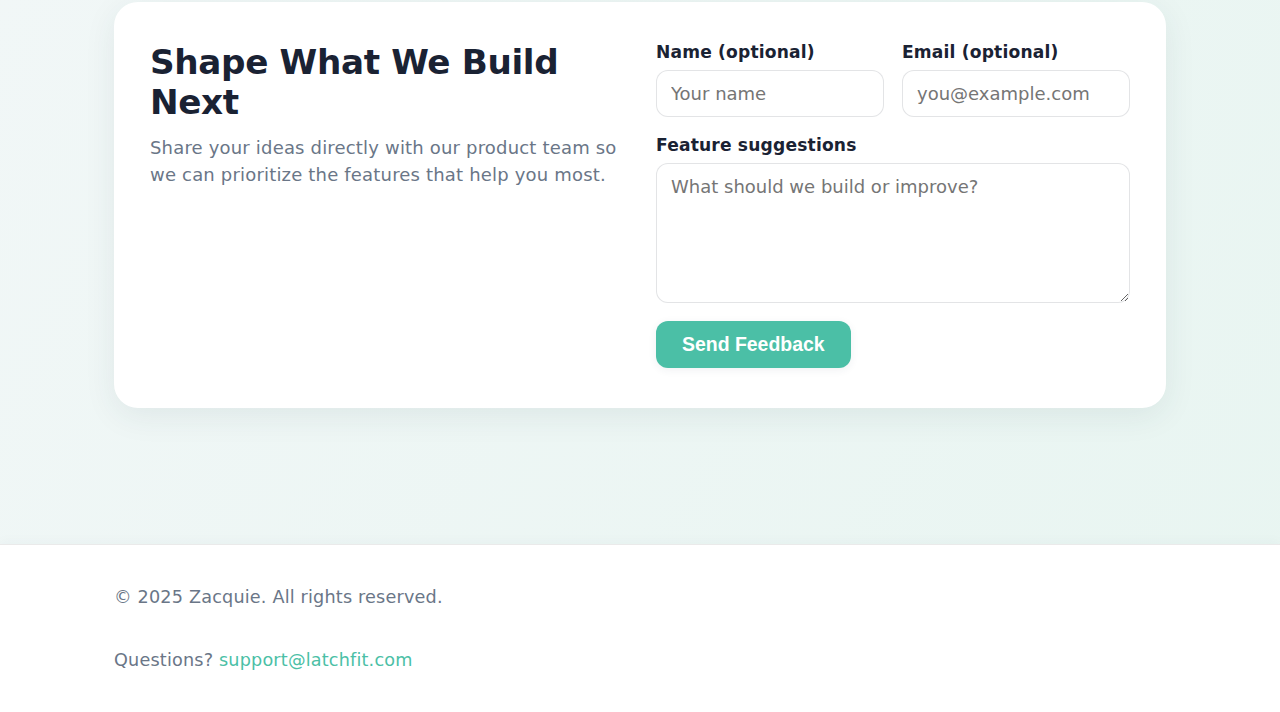
<file: roadmap.html>
<!doctype html>
<html lang="en">
<head>
  <meta charset="utf-8">
  <meta name="viewport" content="width=device-width, initial-scale=1">
  <title>Product Roadmap • LatchFit</title>
  <meta name="description" content="See what is shipping next for the LatchFit app."/>
  <link rel="stylesheet" href="/assets/css/style.css?v=20260213b">
  <link rel="icon" href="/assets/img/favicon.png">
</head>
<body>
<header class="site-header">
  <div class="container nav">
    <a class="brand" href="/" aria-label="LatchFit home"><img src="/assets/img/logoText.png" alt="LatchFit"></a>
    <nav>
      <a href="/">Home</a>
      <a href="/testimonies.html">Testimonies</a>
      <a href="/roadmap.html" aria-current="page">Roadmap</a>
      <a href="/improve.html">Help Us Improve</a>
      <a href="/contact.html">Contact</a>
      <a href="/apps.html">Developed Apps</a>
    </nav>
  </div>
</header>

<main class="container">
  <section class="roadmap" aria-labelledby="roadmap-title">
    <div class="roadmap-head">
      <h1 id="roadmap-title">LatchFit Product Roadmap</h1>
      <p>We build LatchFit in the open with feedback from breastfeeding parents, lactation consultants, and registered dietitians. Here’s what’s delivered and what comes next.</p>
      <p><strong>Last updated:</strong> February 13, 2026.</p>
    </div>
    <ul class="roadmap-list">
      <li class="roadmap-item is-complete">
        <span class="status" aria-hidden="true">✔</span>
        <div>
          <h3>Calorie tracker + food search</h3>
          <p>Log meals quickly with breastfeeding-aware calorie targets and a searchable food library tailored to postpartum nutrition.</p>
        </div>
      </li>
      <li class="roadmap-item is-complete">
        <span class="status" aria-hidden="true">✔</span>
        <div>
          <h3>Dual nursing + pumping timers</h3>
          <p>Track left/right breastfeeding sessions and record milk saved per pumping session with synchronized timers and session history.</p>
        </div>
      </li>
      <li class="roadmap-item">
        <span class="status" aria-hidden="true">•</span>
        <div>
          <h3>Guided pumping schedule</h3>
          <p>Personalized reminders, output insights, and schedule suggestions based on your feeding and pumping patterns.</p>
        </div>
      </li>
      <li class="roadmap-item">
        <span class="status" aria-hidden="true">•</span>
        <div>
          <h3>Sleep &amp; diaper trends</h3>
          <p>Weekly trends that connect rest, diaper changes, and feeding logs to help you spot shifts at a glance.</p>
        </div>
      </li>
      <li class="roadmap-item">
        <span class="status" aria-hidden="true">•</span>
        <div>
          <h3>Care team sharing</h3>
          <p>Securely share curated log summaries with partners, pediatricians, or lactation consultants.</p>
        </div>
      </li>
      <li class="roadmap-item is-complete">
        <span class="status" aria-hidden="true">✔</span>
        <div>
          <h3>Receipt organizer</h3>
          <p>Store pump and lactation supply receipts in one place so reimbursements and expense tracking stay stress-free.</p>
        </div>
      </li>
      <li class="roadmap-item">
        <span class="status" aria-hidden="true">•</span>
        <div>
          <h3>Insights library</h3>
          <p>Expert-backed articles, gentle nudges, and milestone tips surfaced inside the app when you need them.</p>
        </div>
      </li>
    </ul>
  </section>

  <section class="feedback" aria-labelledby="roadmap-feedback">
    <div class="feedback-copy">
      <h2 id="roadmap-feedback">Shape What We Build Next</h2>
      <p>Share your ideas directly with our product team so we can prioritize the features that help you most.</p>
    </div>
    <form class="feedback-form" action="mailto:support@latchfit.com" method="post" enctype="text/plain">
      <div class="field-group">
        <label for="roadmap-name">Name (optional)</label>
        <input id="roadmap-name" name="name" type="text" placeholder="Your name">
      </div>
      <div class="field-group">
        <label for="roadmap-email">Email (optional)</label>
        <input id="roadmap-email" name="email" type="email" placeholder="you@example.com">
      </div>
      <div class="field-group full">
        <label for="roadmap-message">Feature suggestions</label>
        <textarea id="roadmap-message" name="suggestions" rows="5" placeholder="What should we build or improve?" required></textarea>
      </div>
      <button type="submit" class="cta">Send Feedback</button>
    </form>
  </section>
</main>

<footer class="site-footer">
  <div class="container">
    <p>© 2025 Zacquie. All rights reserved.</p>
    <p>Questions? <a href="mailto:support@latchfit.com">support@latchfit.com</a></p>
  </div>
</footer>
<script src="/assets/js/main.js?v=20260213b"></script>
</body>
</html>
</file>
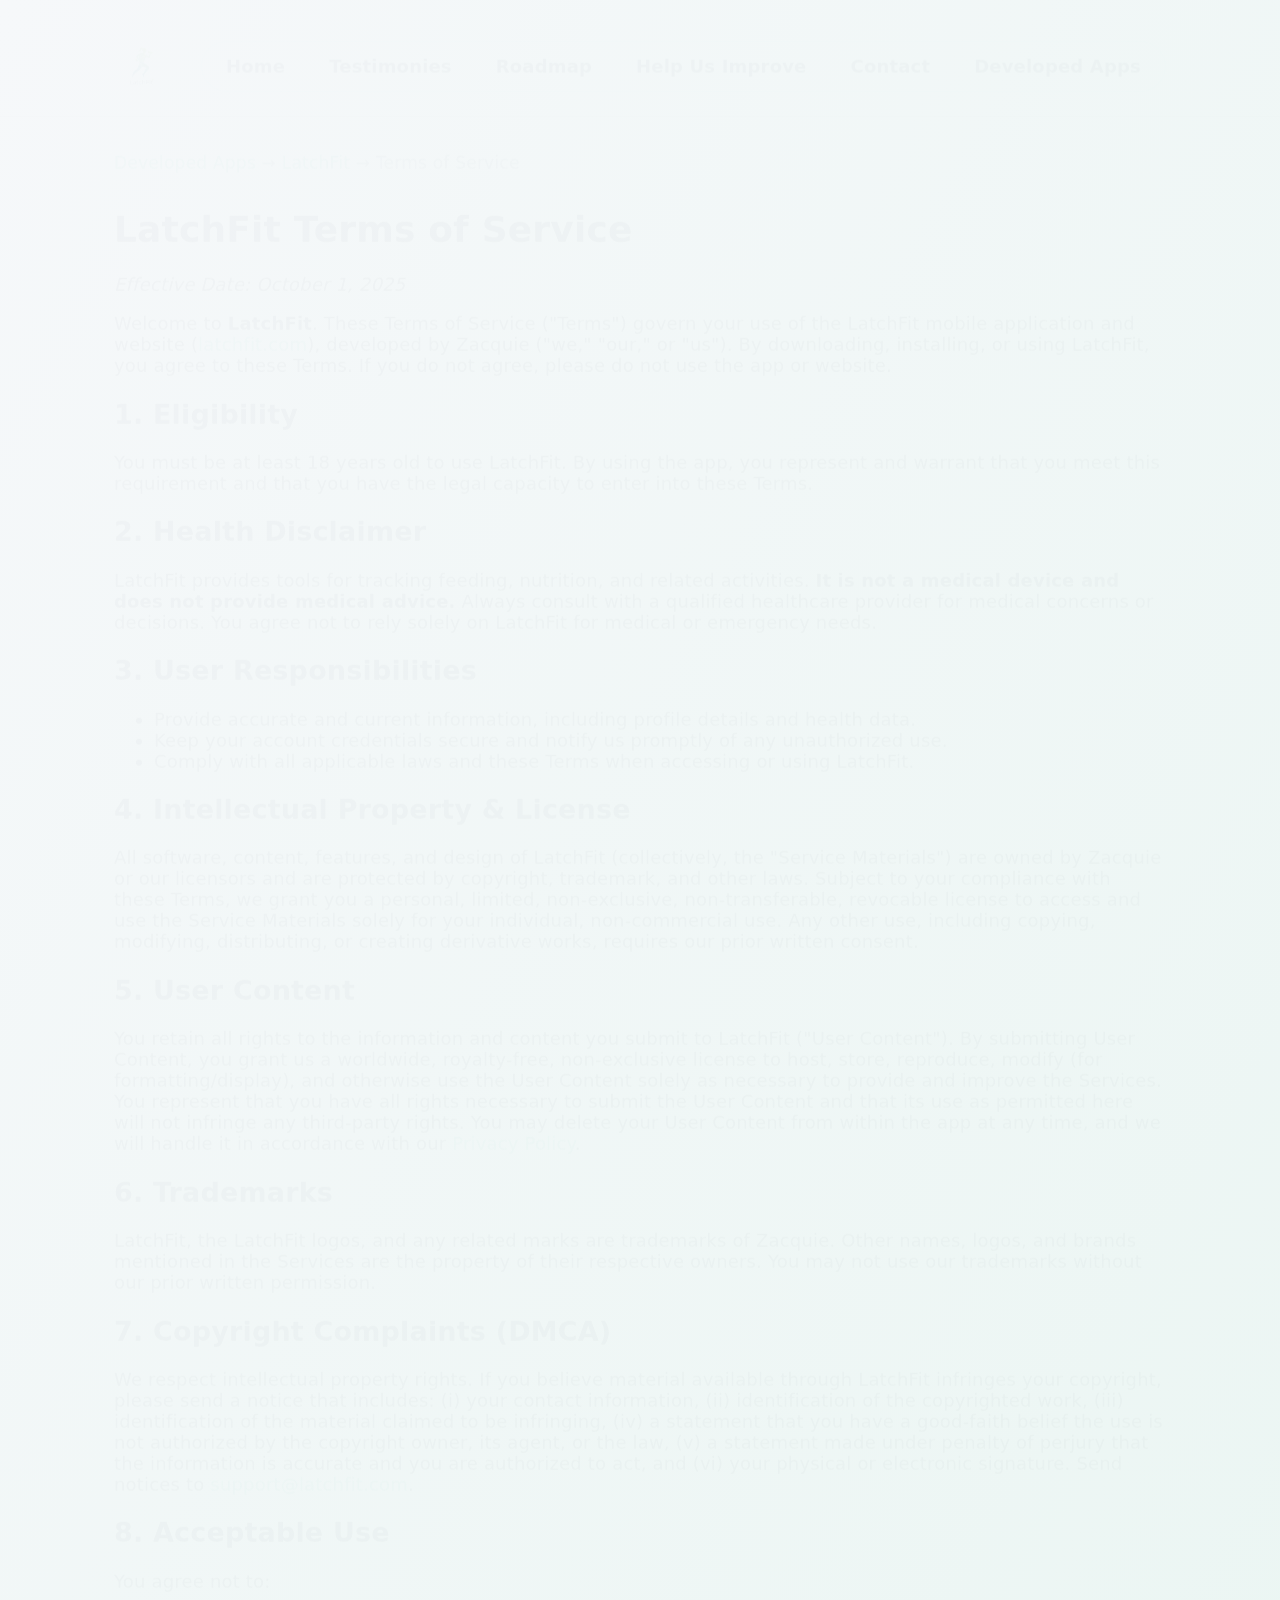
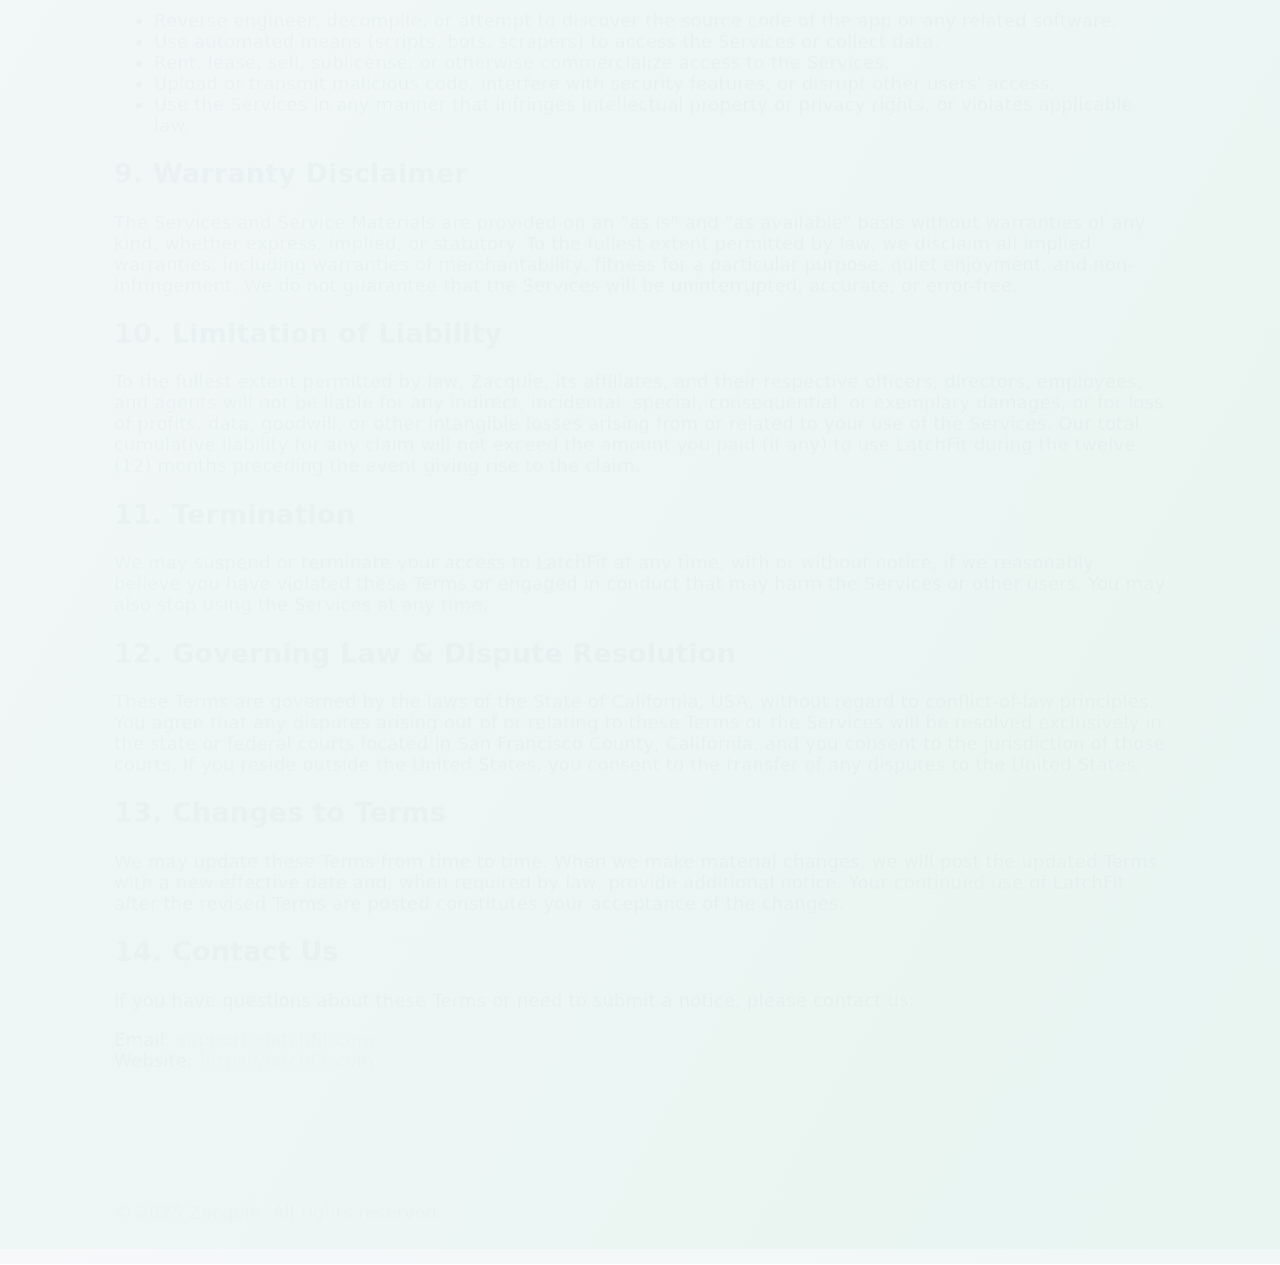
<file: terms.html>
<!doctype html>
<html lang="en">
<head>
  <meta charset="utf-8">
  <meta name="viewport" content="width=device-width, initial-scale=1">
  <title>Terms of Service • LatchFit</title>
  <meta name="description" content="Terms of Service for the LatchFit mobile application">
  <link rel="stylesheet" href="/assets/css/style.css?v=20260213b">
  <meta http-equiv="refresh" content="0; url=/latchfit/terms.html">
</head>
<body>
<header class="site-header">
  <div class="container nav">
    <a class="brand" href="/" aria-label="LatchFit home"><img src="/assets/img/logoText.png" alt="LatchFit"></a>
    <nav>
      <a href="/">Home</a>
      <a href="/testimonies.html">Testimonies</a>
      <a href="/roadmap.html">Roadmap</a>
      <a href="/improve.html">Help Us Improve</a>
      <a href="/contact.html">Contact</a>
      <a href="/apps.html">Developed Apps</a>
    </nav>
  </div>
</header>

<main class="container">
  <div class="redirect-notice">
    <h1>Terms of Service</h1>
    <p>This page has moved. You will be automatically redirected to the <a href="/latchfit/terms.html">LatchFit Terms of Service</a>.</p>
    <p>If you are not redirected, <a href="/latchfit/terms.html">click here</a>.</p>
  </div>
  <article class="legal">
    <h1>Terms of Service</h1>
    <p><em>Effective Date: October 1, 2025</em></p>

    <p>Welcome to <strong>LatchFit</strong>. These Terms of Service (“Terms”) govern your use of the LatchFit mobile application and website (<a href="https://latchfit.com">latchfit.com</a>), developed by Zacquie (“we,” “our,” or “us”). By downloading, installing, or using LatchFit, you agree to these Terms. If you do not agree, please do not use the app or website.</p>

    <h2>1. Eligibility</h2>
    <p>You must be at least 18 years old to use LatchFit. By using the app, you represent and warrant that you meet this requirement and that you have the legal capacity to enter into these Terms.</p>

    <h2>2. Health Disclaimer</h2>
    <p>LatchFit provides tools for tracking feeding, nutrition, and related activities. <strong>It is not a medical device and does not provide medical advice.</strong> Always consult with a qualified healthcare provider for medical concerns or decisions. You agree not to rely solely on LatchFit for medical or emergency needs.</p>

    <h2>3. User Responsibilities</h2>
    <ul>
      <li>Provide accurate and current information, including profile details and health data.</li>
      <li>Keep your account credentials secure and notify us promptly of any unauthorized use.</li>
      <li>Comply with all applicable laws and these Terms when accessing or using LatchFit.</li>
    </ul>

    <h2>4. Intellectual Property & License</h2>
    <p>All software, content, features, and design of LatchFit (collectively, the “Service Materials”) are owned by Zacquie or our licensors and are protected by copyright, trademark, and other laws. Subject to your compliance with these Terms, we grant you a personal, limited, non-exclusive, non-transferable, revocable license to access and use the Service Materials solely for your individual, non-commercial use. Any other use, including copying, modifying, distributing, or creating derivative works, requires our prior written consent.</p>

    <h2>5. User Content</h2>
    <p>You retain all rights to the information and content you submit to LatchFit (“User Content”). By submitting User Content, you grant us a worldwide, royalty-free, non-exclusive license to host, store, reproduce, modify (for formatting/display), and otherwise use the User Content solely as necessary to provide and improve the Services. You represent that you have all rights necessary to submit the User Content and that its use as permitted here will not infringe any third-party rights. You may delete your User Content from within the app at any time, and we will handle it in accordance with our <a href="/privacy.html">Privacy Policy</a>.</p>

    <h2>6. Trademarks</h2>
    <p>LatchFit, the LatchFit logos, and any related marks are trademarks of Zacquie. Other names, logos, and brands mentioned in the Services are the property of their respective owners. You may not use our trademarks without our prior written permission.</p>

    <h2>7. Copyright Complaints (DMCA)</h2>
    <p>We respect intellectual property rights. If you believe material available through LatchFit infringes your copyright, please send a notice that includes: (i) your contact information, (ii) identification of the copyrighted work, (iii) identification of the material claimed to be infringing, (iv) a statement that you have a good-faith belief the use is not authorized by the copyright owner, its agent, or the law, (v) a statement made under penalty of perjury that the information is accurate and you are authorized to act, and (vi) your physical or electronic signature. Send notices to <a href="mailto:support@latchfit.com">support@latchfit.com</a>.</p>

    <h2>8. Acceptable Use</h2>
    <p>You agree not to:</p>
    <ul>
      <li>Reverse engineer, decompile, or attempt to discover the source code of the app or any related software.</li>
      <li>Use automated means (scripts, bots, scrapers) to access the Services or collect data.</li>
      <li>Rent, lease, sell, sublicense, or otherwise commercialize access to the Services.</li>
      <li>Upload or transmit malicious code, interfere with security features, or disrupt other users’ access.</li>
      <li>Use the Services in any manner that infringes intellectual property or privacy rights, or violates applicable law.</li>
    </ul>

    <h2>9. Warranty Disclaimer</h2>
    <p>The Services and Service Materials are provided on an “as is” and “as available” basis without warranties of any kind, whether express, implied, or statutory. To the fullest extent permitted by law, we disclaim all implied warranties, including warranties of merchantability, fitness for a particular purpose, quiet enjoyment, and non-infringement. We do not guarantee that the Services will be uninterrupted, accurate, or error-free.</p>

    <h2>10. Limitation of Liability</h2>
    <p>To the fullest extent permitted by law, Zacquie, its affiliates, and their respective officers, directors, employees, and agents will not be liable for any indirect, incidental, special, consequential, or exemplary damages, or for loss of profits, data, goodwill, or other intangible losses arising from or related to your use of the Services. Our total cumulative liability for any claim will not exceed the amount you paid (if any) to use LatchFit during the twelve (12) months preceding the event giving rise to the claim.</p>

    <h2>11. Termination</h2>
    <p>We may suspend or terminate your access to LatchFit at any time, with or without notice, if we reasonably believe you have violated these Terms or engaged in conduct that may harm the Services or other users. You may also stop using the Services at any time.</p>

    <h2>12. Governing Law & Dispute Resolution</h2>
    <p>These Terms are governed by the laws of the State of California, USA, without regard to conflict-of-law principles. You agree that any disputes arising out of or relating to these Terms or the Services will be resolved exclusively in the state or federal courts located in San Francisco County, California, and you consent to the jurisdiction of those courts. If you reside outside the United States, you consent to the transfer of any disputes to the United States.</p>

    <h2>13. Changes to Terms</h2>
    <p>We may update these Terms from time to time. When we make material changes, we will post the updated Terms with a new effective date and, when required by law, provide additional notice. Your continued use of LatchFit after the revised Terms are posted constitutes your acceptance of the changes.</p>

    <h2>14. Contact Us</h2>
    <p>If you have questions about these Terms or need to submit a notice, please contact us:</p>
    <p>
      Email: <a href="mailto:support@latchfit.com">support@latchfit.com</a><br>
      Website: <a href="https://latchfit.com">https://latchfit.com</a>
    </p>
  </article>
</main>

<footer class="site-footer">
  <div class="container">
    <p>© 2025 Zacquie. All rights reserved.</p>
  </div>
</footer>
</body>
</html>
</file>
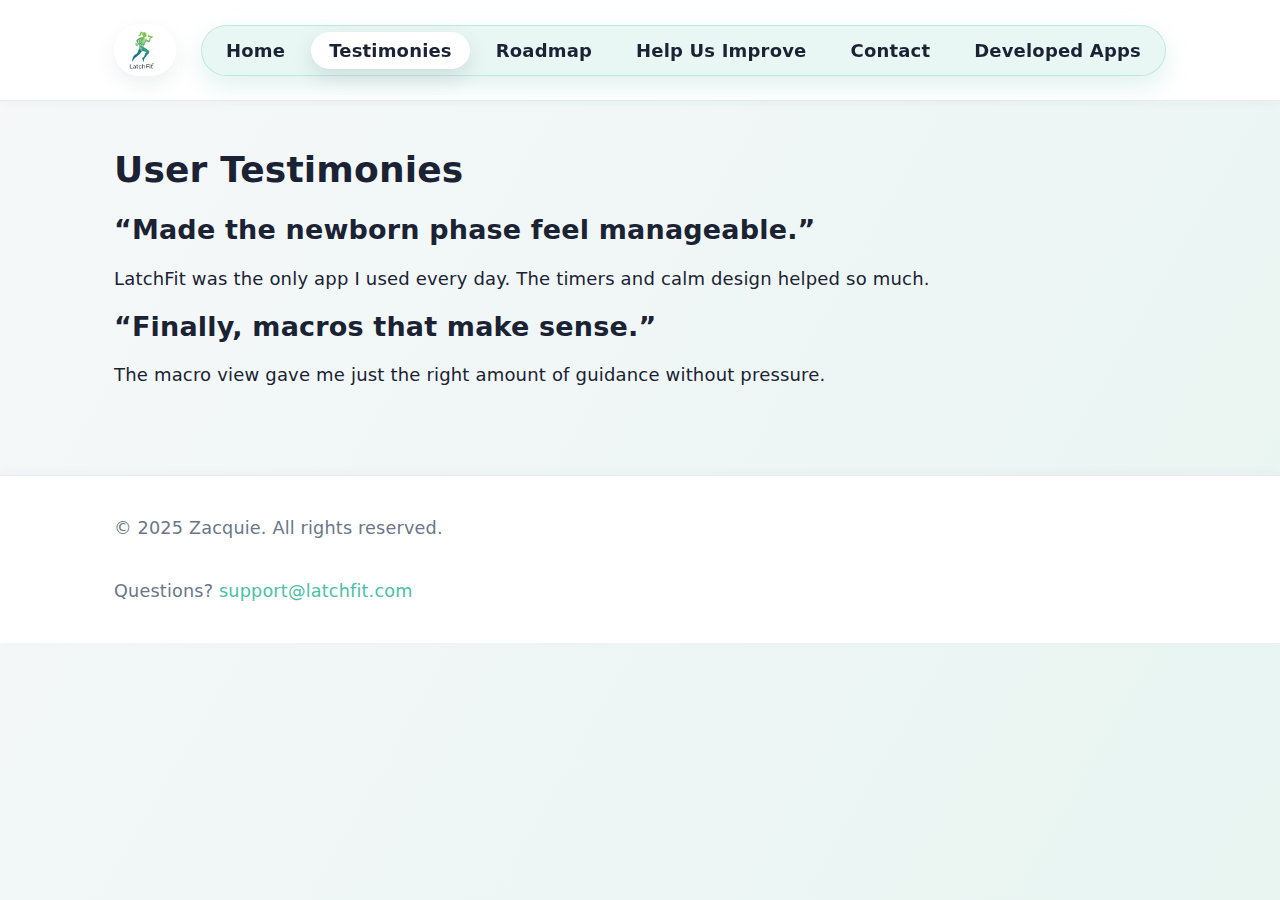
<file: testimonies.html>
<!doctype html>
<html lang="en">
<head>
  <meta charset="utf-8">
  <meta name="viewport" content="width=device-width, initial-scale=1">
  <title>Testimonies • LatchFit</title>
  <meta name="description" content="LatchFit — a gentle, smart calorie & lactation companion.">
  <link rel="stylesheet" href="/assets/css/style.css?v=20260213b">
  <link rel="icon" href="/assets/img/favicon.png">
</head>
<body>
<header class="site-header">
  <div class="container nav">
    <a class="brand" href="/" aria-label="LatchFit home"><img src="/assets/img/logoText.png" alt="LatchFit"></a>
    <nav>
      <a href="/">Home</a>
      <a href="/testimonies.html" aria-current="page">Testimonies</a>
      <a href="/roadmap.html">Roadmap</a>
      <a href="/improve.html">Help Us Improve</a>
      <a href="/contact.html">Contact</a>
      <a href="/apps.html">Developed Apps</a>
    </nav>
  </div>
</header>
<main class="container">

<section class="blog">
  <h1>User Testimonies</h1>
  <article class="post"><h2>“Made the newborn phase feel manageable.”</h2><p>LatchFit was the only app I used every day. The timers and calm design helped so much.</p></article>
  <article class="post"><h2>“Finally, macros that make sense.”</h2><p>The macro view gave me just the right amount of guidance without pressure.</p></article>
</section>

</main>
<footer class="site-footer">
  <div class="container">
    <p>© 2025 Zacquie. All rights reserved.</p>
    <p>Questions? <a href="mailto:support@latchfit.com">support@latchfit.com</a></p>
  </div>
</footer>
<script src="/assets/js/main.js?v=20260213b"></script>
</body>
</html>
</file>
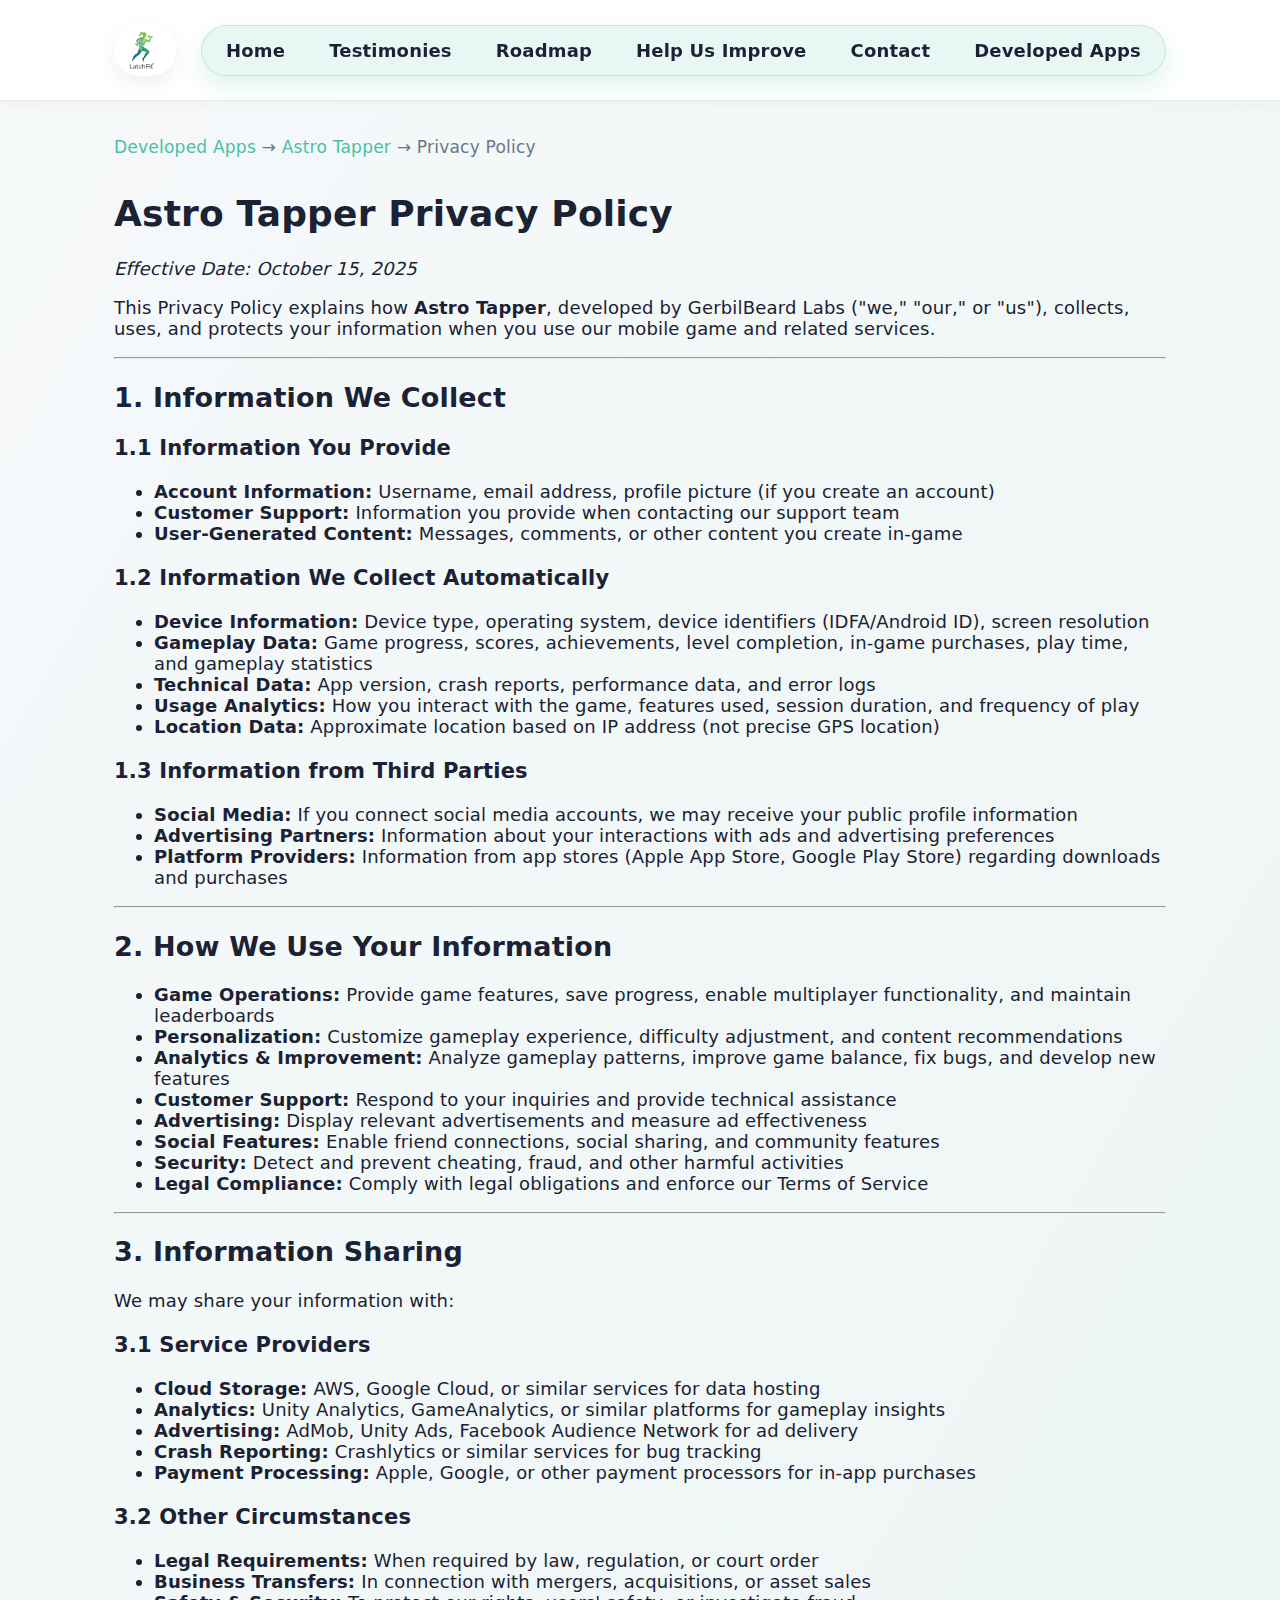
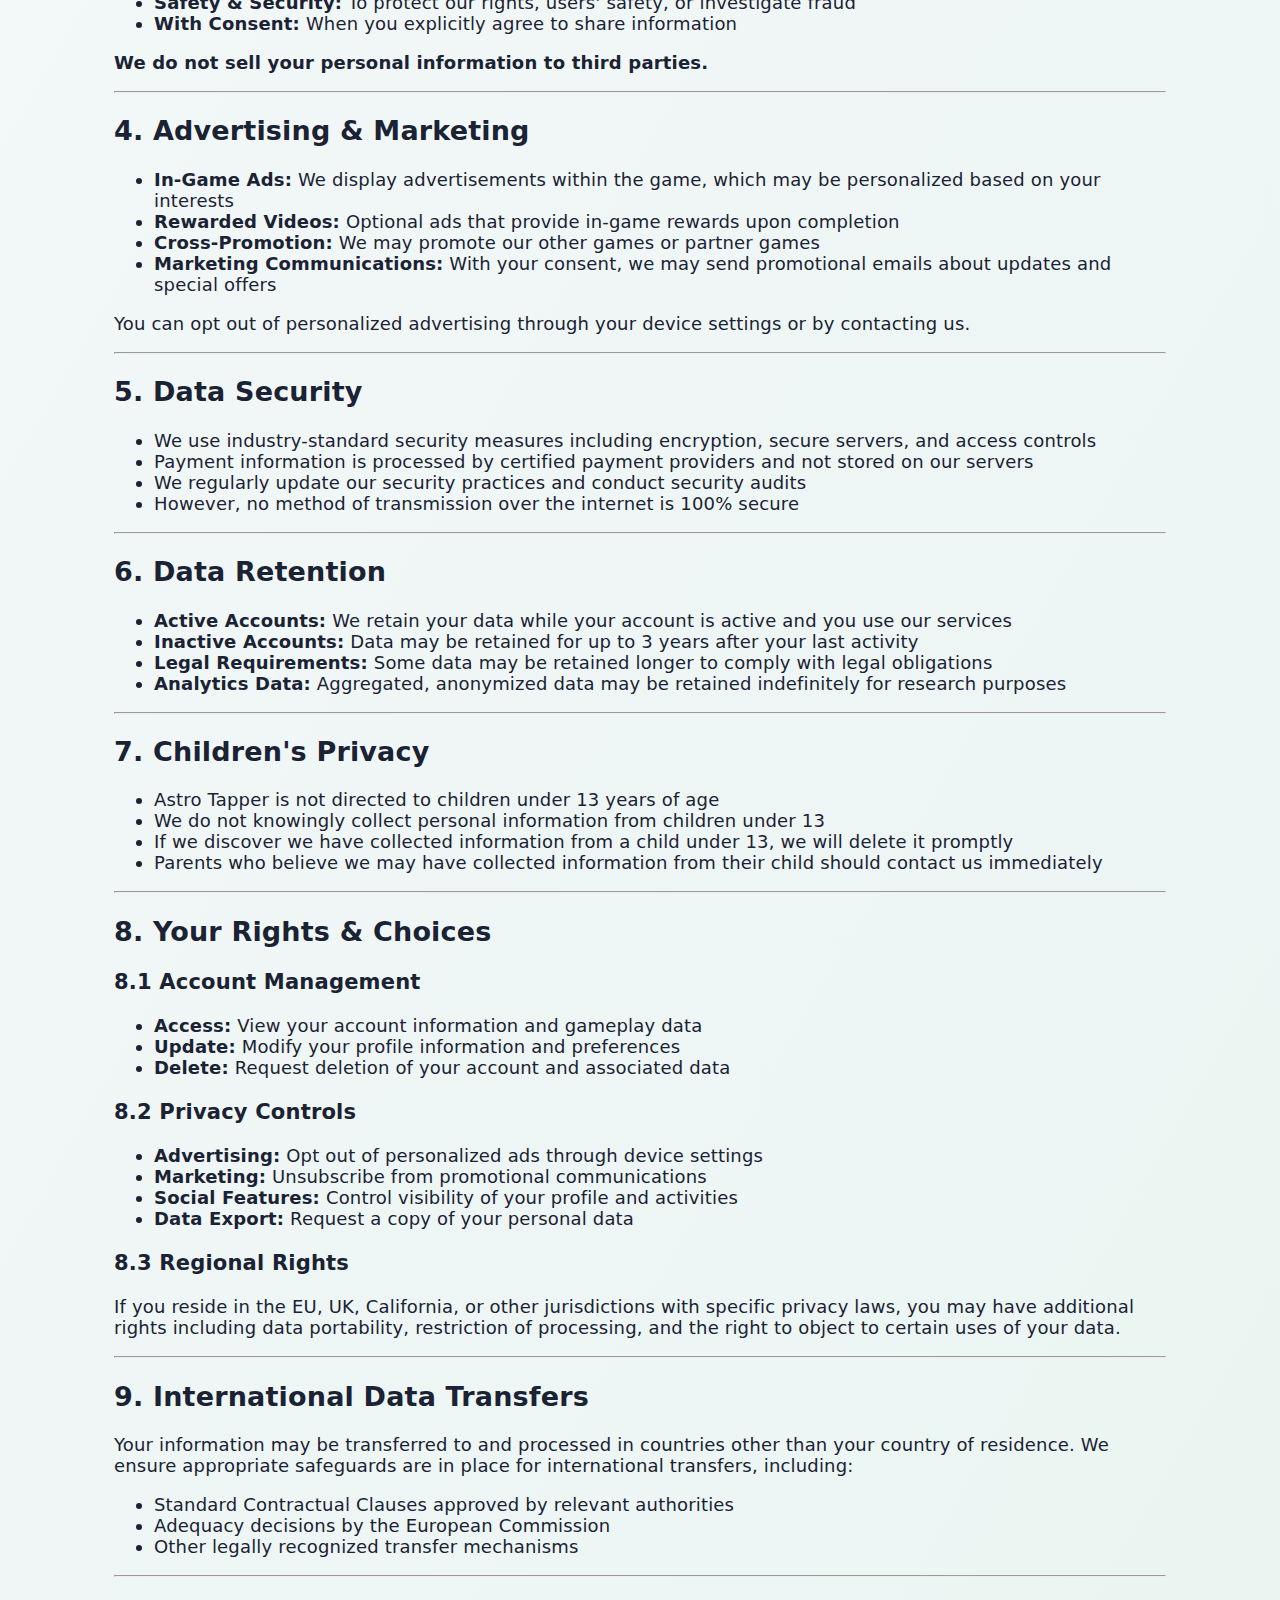
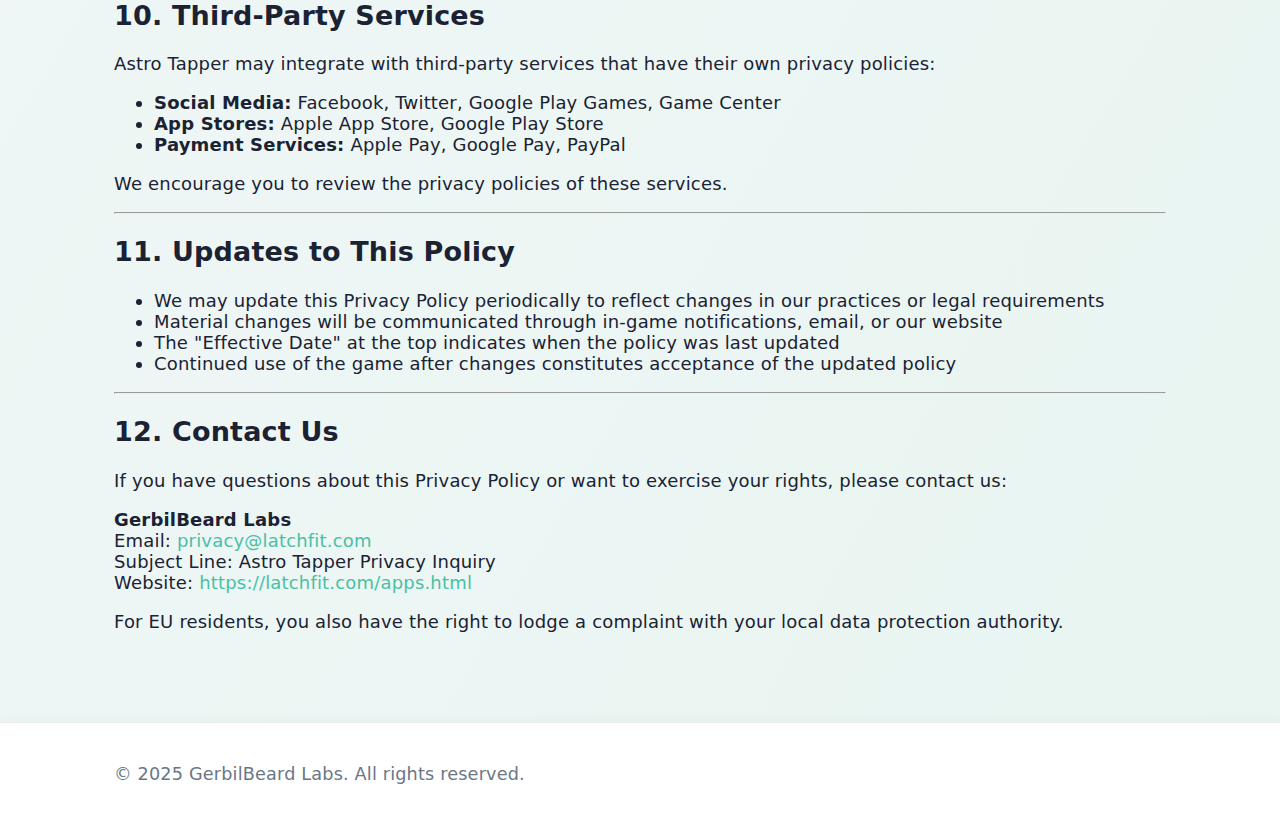
<file: astro-tapper/privacy.html>
<!doctype html>
<html lang="en">
<head>
  <meta charset="utf-8">
  <meta name="viewport" content="width=device-width, initial-scale=1">
  <title>Astro Tapper Privacy Policy • LatchFit</title>
  <meta name="description" content="Privacy Policy for the Astro Tapper mobile application">
  <link rel="stylesheet" href="/assets/css/style.css?v=20260213b">
</head>
<body>
<header class="site-header">
  <div class="container nav">
    <a class="brand" href="/" aria-label="LatchFit home"><img src="/assets/img/logoText.png" alt="LatchFit"></a>
    <nav>
      <a href="/">Home</a>
      <a href="/testimonies.html">Testimonies</a>
      <a href="/roadmap.html">Roadmap</a>
      <a href="/improve.html">Help Us Improve</a>
      <a href="/contact.html">Contact</a>
      <a href="/apps.html">Developed Apps</a>
    </nav>
  </div>
</header>

<main class="container">
  <article class="legal">
    <nav class="breadcrumb">
      <a href="/apps.html">Developed Apps</a> → <a href="/apps.html#astro-tapper">Astro Tapper</a> → Privacy Policy
    </nav>
    
    <h1>Astro Tapper Privacy Policy</h1>
    <p><em>Effective Date: October 15, 2025</em></p>

    <p>This Privacy Policy explains how <strong>Astro Tapper</strong>, developed by GerbilBeard Labs ("we," "our," or "us"), collects, uses, and protects your information when you use our mobile game and related services.</p>

    <hr>

    <h2>1. Information We Collect</h2>
    
    <h3>1.1 Information You Provide</h3>
    <ul>
      <li><strong>Account Information:</strong> Username, email address, profile picture (if you create an account)</li>
      <li><strong>Customer Support:</strong> Information you provide when contacting our support team</li>
      <li><strong>User-Generated Content:</strong> Messages, comments, or other content you create in-game</li>
    </ul>

    <h3>1.2 Information We Collect Automatically</h3>
    <ul>
      <li><strong>Device Information:</strong> Device type, operating system, device identifiers (IDFA/Android ID), screen resolution</li>
      <li><strong>Gameplay Data:</strong> Game progress, scores, achievements, level completion, in-game purchases, play time, and gameplay statistics</li>
      <li><strong>Technical Data:</strong> App version, crash reports, performance data, and error logs</li>
      <li><strong>Usage Analytics:</strong> How you interact with the game, features used, session duration, and frequency of play</li>
      <li><strong>Location Data:</strong> Approximate location based on IP address (not precise GPS location)</li>
    </ul>

    <h3>1.3 Information from Third Parties</h3>
    <ul>
      <li><strong>Social Media:</strong> If you connect social media accounts, we may receive your public profile information</li>
      <li><strong>Advertising Partners:</strong> Information about your interactions with ads and advertising preferences</li>
      <li><strong>Platform Providers:</strong> Information from app stores (Apple App Store, Google Play Store) regarding downloads and purchases</li>
    </ul>

    <hr>

    <h2>2. How We Use Your Information</h2>
    <ul>
      <li><strong>Game Operations:</strong> Provide game features, save progress, enable multiplayer functionality, and maintain leaderboards</li>
      <li><strong>Personalization:</strong> Customize gameplay experience, difficulty adjustment, and content recommendations</li>
      <li><strong>Analytics & Improvement:</strong> Analyze gameplay patterns, improve game balance, fix bugs, and develop new features</li>
      <li><strong>Customer Support:</strong> Respond to your inquiries and provide technical assistance</li>
      <li><strong>Advertising:</strong> Display relevant advertisements and measure ad effectiveness</li>
      <li><strong>Social Features:</strong> Enable friend connections, social sharing, and community features</li>
      <li><strong>Security:</strong> Detect and prevent cheating, fraud, and other harmful activities</li>
      <li><strong>Legal Compliance:</strong> Comply with legal obligations and enforce our Terms of Service</li>
    </ul>

    <hr>

    <h2>3. Information Sharing</h2>
    <p>We may share your information with:</p>
    
    <h3>3.1 Service Providers</h3>
    <ul>
      <li><strong>Cloud Storage:</strong> AWS, Google Cloud, or similar services for data hosting</li>
      <li><strong>Analytics:</strong> Unity Analytics, GameAnalytics, or similar platforms for gameplay insights</li>
      <li><strong>Advertising:</strong> AdMob, Unity Ads, Facebook Audience Network for ad delivery</li>
      <li><strong>Crash Reporting:</strong> Crashlytics or similar services for bug tracking</li>
      <li><strong>Payment Processing:</strong> Apple, Google, or other payment processors for in-app purchases</li>
    </ul>

    <h3>3.2 Other Circumstances</h3>
    <ul>
      <li><strong>Legal Requirements:</strong> When required by law, regulation, or court order</li>
      <li><strong>Business Transfers:</strong> In connection with mergers, acquisitions, or asset sales</li>
      <li><strong>Safety & Security:</strong> To protect our rights, users' safety, or investigate fraud</li>
      <li><strong>With Consent:</strong> When you explicitly agree to share information</li>
    </ul>

    <p><strong>We do not sell your personal information to third parties.</strong></p>

    <hr>

    <h2>4. Advertising & Marketing</h2>
    <ul>
      <li><strong>In-Game Ads:</strong> We display advertisements within the game, which may be personalized based on your interests</li>
      <li><strong>Rewarded Videos:</strong> Optional ads that provide in-game rewards upon completion</li>
      <li><strong>Cross-Promotion:</strong> We may promote our other games or partner games</li>
      <li><strong>Marketing Communications:</strong> With your consent, we may send promotional emails about updates and special offers</li>
    </ul>
    <p>You can opt out of personalized advertising through your device settings or by contacting us.</p>

    <hr>

    <h2>5. Data Security</h2>
    <ul>
      <li>We use industry-standard security measures including encryption, secure servers, and access controls</li>
      <li>Payment information is processed by certified payment providers and not stored on our servers</li>
      <li>We regularly update our security practices and conduct security audits</li>
      <li>However, no method of transmission over the internet is 100% secure</li>
    </ul>

    <hr>

    <h2>6. Data Retention</h2>
    <ul>
      <li><strong>Active Accounts:</strong> We retain your data while your account is active and you use our services</li>
      <li><strong>Inactive Accounts:</strong> Data may be retained for up to 3 years after your last activity</li>
      <li><strong>Legal Requirements:</strong> Some data may be retained longer to comply with legal obligations</li>
      <li><strong>Analytics Data:</strong> Aggregated, anonymized data may be retained indefinitely for research purposes</li>
    </ul>

    <hr>

    <h2>7. Children's Privacy</h2>
    <ul>
      <li>Astro Tapper is not directed to children under 13 years of age</li>
      <li>We do not knowingly collect personal information from children under 13</li>
      <li>If we discover we have collected information from a child under 13, we will delete it promptly</li>
      <li>Parents who believe we may have collected information from their child should contact us immediately</li>
    </ul>

    <hr>

    <h2>8. Your Rights & Choices</h2>
    <h3>8.1 Account Management</h3>
    <ul>
      <li><strong>Access:</strong> View your account information and gameplay data</li>
      <li><strong>Update:</strong> Modify your profile information and preferences</li>
      <li><strong>Delete:</strong> Request deletion of your account and associated data</li>
    </ul>

    <h3>8.2 Privacy Controls</h3>
    <ul>
      <li><strong>Advertising:</strong> Opt out of personalized ads through device settings</li>
      <li><strong>Marketing:</strong> Unsubscribe from promotional communications</li>
      <li><strong>Social Features:</strong> Control visibility of your profile and activities</li>
      <li><strong>Data Export:</strong> Request a copy of your personal data</li>
    </ul>

    <h3>8.3 Regional Rights</h3>
    <p>If you reside in the EU, UK, California, or other jurisdictions with specific privacy laws, you may have additional rights including data portability, restriction of processing, and the right to object to certain uses of your data.</p>

    <hr>

    <h2>9. International Data Transfers</h2>
    <p>Your information may be transferred to and processed in countries other than your country of residence. We ensure appropriate safeguards are in place for international transfers, including:</p>
    <ul>
      <li>Standard Contractual Clauses approved by relevant authorities</li>
      <li>Adequacy decisions by the European Commission</li>
      <li>Other legally recognized transfer mechanisms</li>
    </ul>

    <hr>

    <h2>10. Third-Party Services</h2>
    <p>Astro Tapper may integrate with third-party services that have their own privacy policies:</p>
    <ul>
      <li><strong>Social Media:</strong> Facebook, Twitter, Google Play Games, Game Center</li>
      <li><strong>App Stores:</strong> Apple App Store, Google Play Store</li>
      <li><strong>Payment Services:</strong> Apple Pay, Google Pay, PayPal</li>
    </ul>
    <p>We encourage you to review the privacy policies of these services.</p>

    <hr>

    <h2>11. Updates to This Policy</h2>
    <ul>
      <li>We may update this Privacy Policy periodically to reflect changes in our practices or legal requirements</li>
      <li>Material changes will be communicated through in-game notifications, email, or our website</li>
      <li>The "Effective Date" at the top indicates when the policy was last updated</li>
      <li>Continued use of the game after changes constitutes acceptance of the updated policy</li>
    </ul>

    <hr>

    <h2>12. Contact Us</h2>
    <p>If you have questions about this Privacy Policy or want to exercise your rights, please contact us:</p>
    <p>
      <strong>GerbilBeard Labs</strong><br>
      Email: <a href="mailto:privacy@latchfit.com">privacy@latchfit.com</a><br>
      Subject Line: Astro Tapper Privacy Inquiry<br>
      Website: <a href="https://latchfit.com/apps.html">https://latchfit.com/apps.html</a>
    </p>

    <p>For EU residents, you also have the right to lodge a complaint with your local data protection authority.</p>
  </article>
</main>

<footer class="site-footer">
  <div class="container">
    <p>© 2025 GerbilBeard Labs. All rights reserved.</p>
  </div>
</footer>
</body>
</html>
</file>
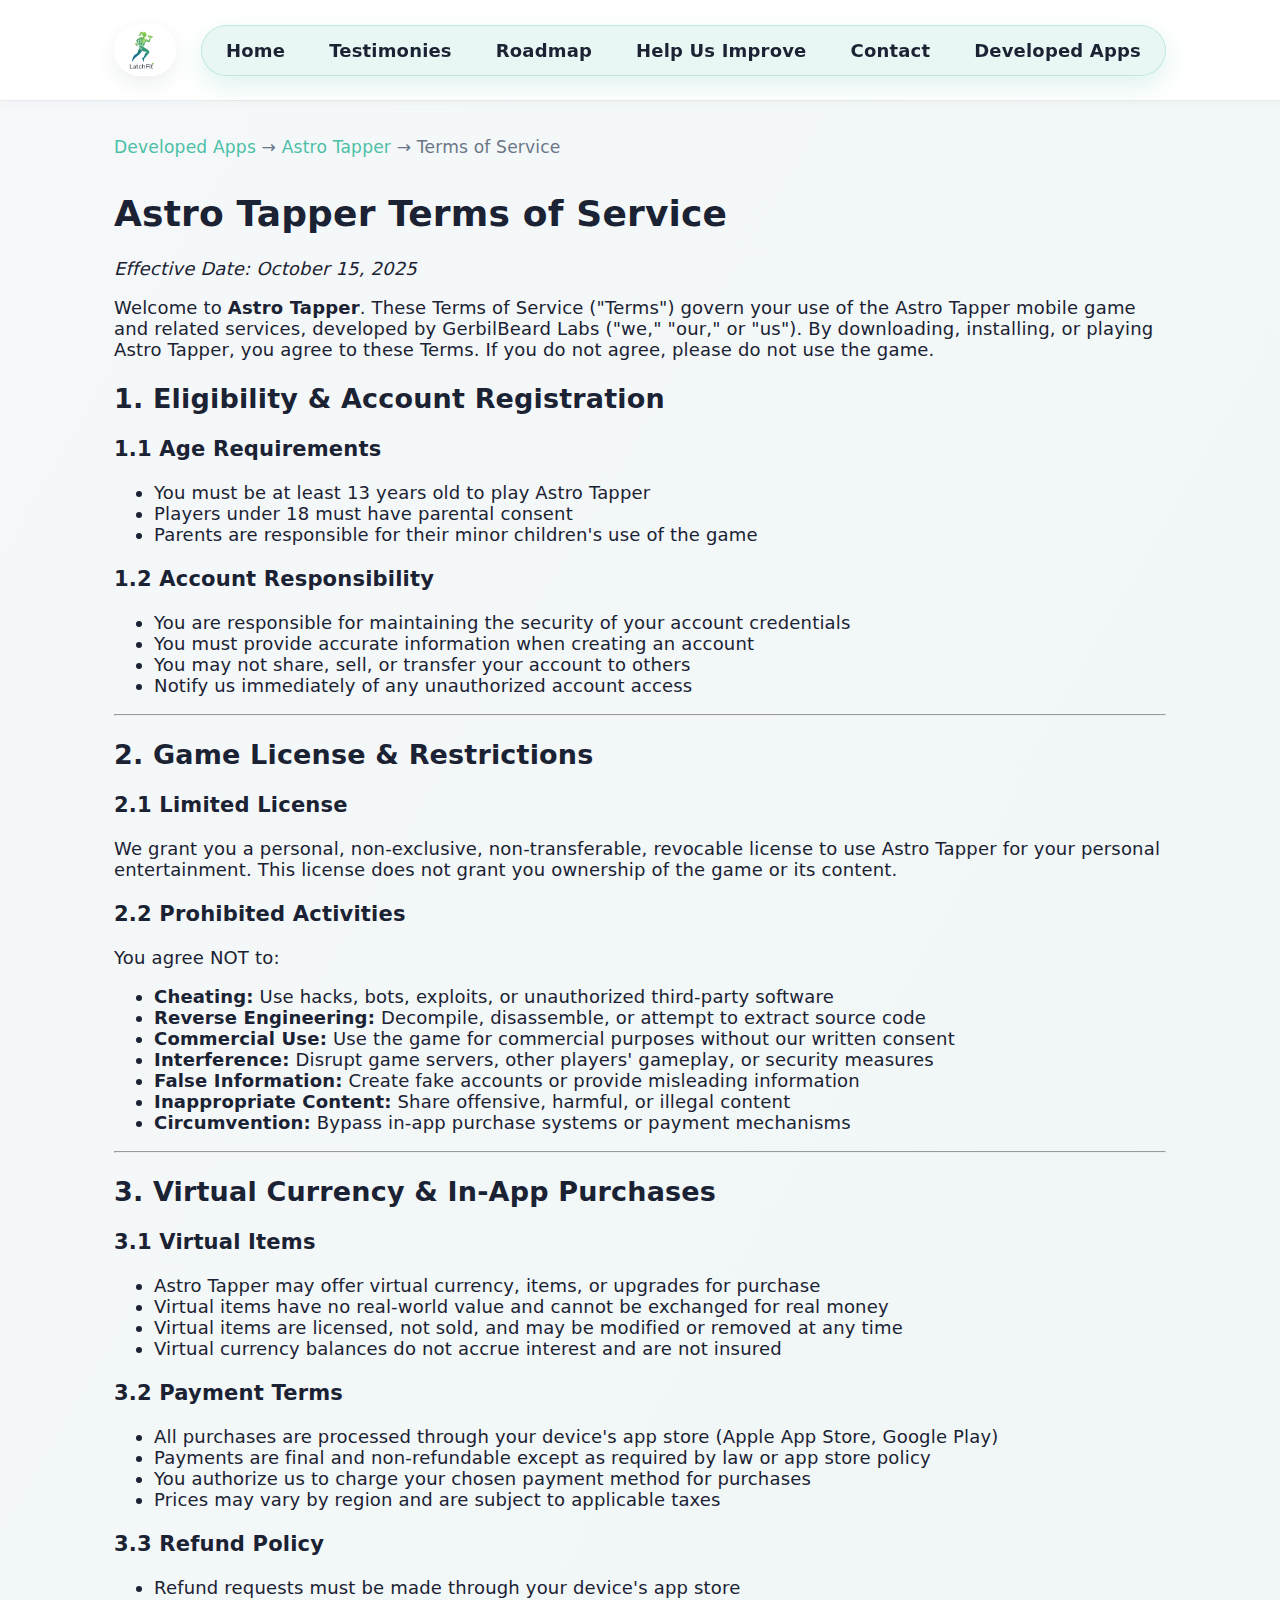
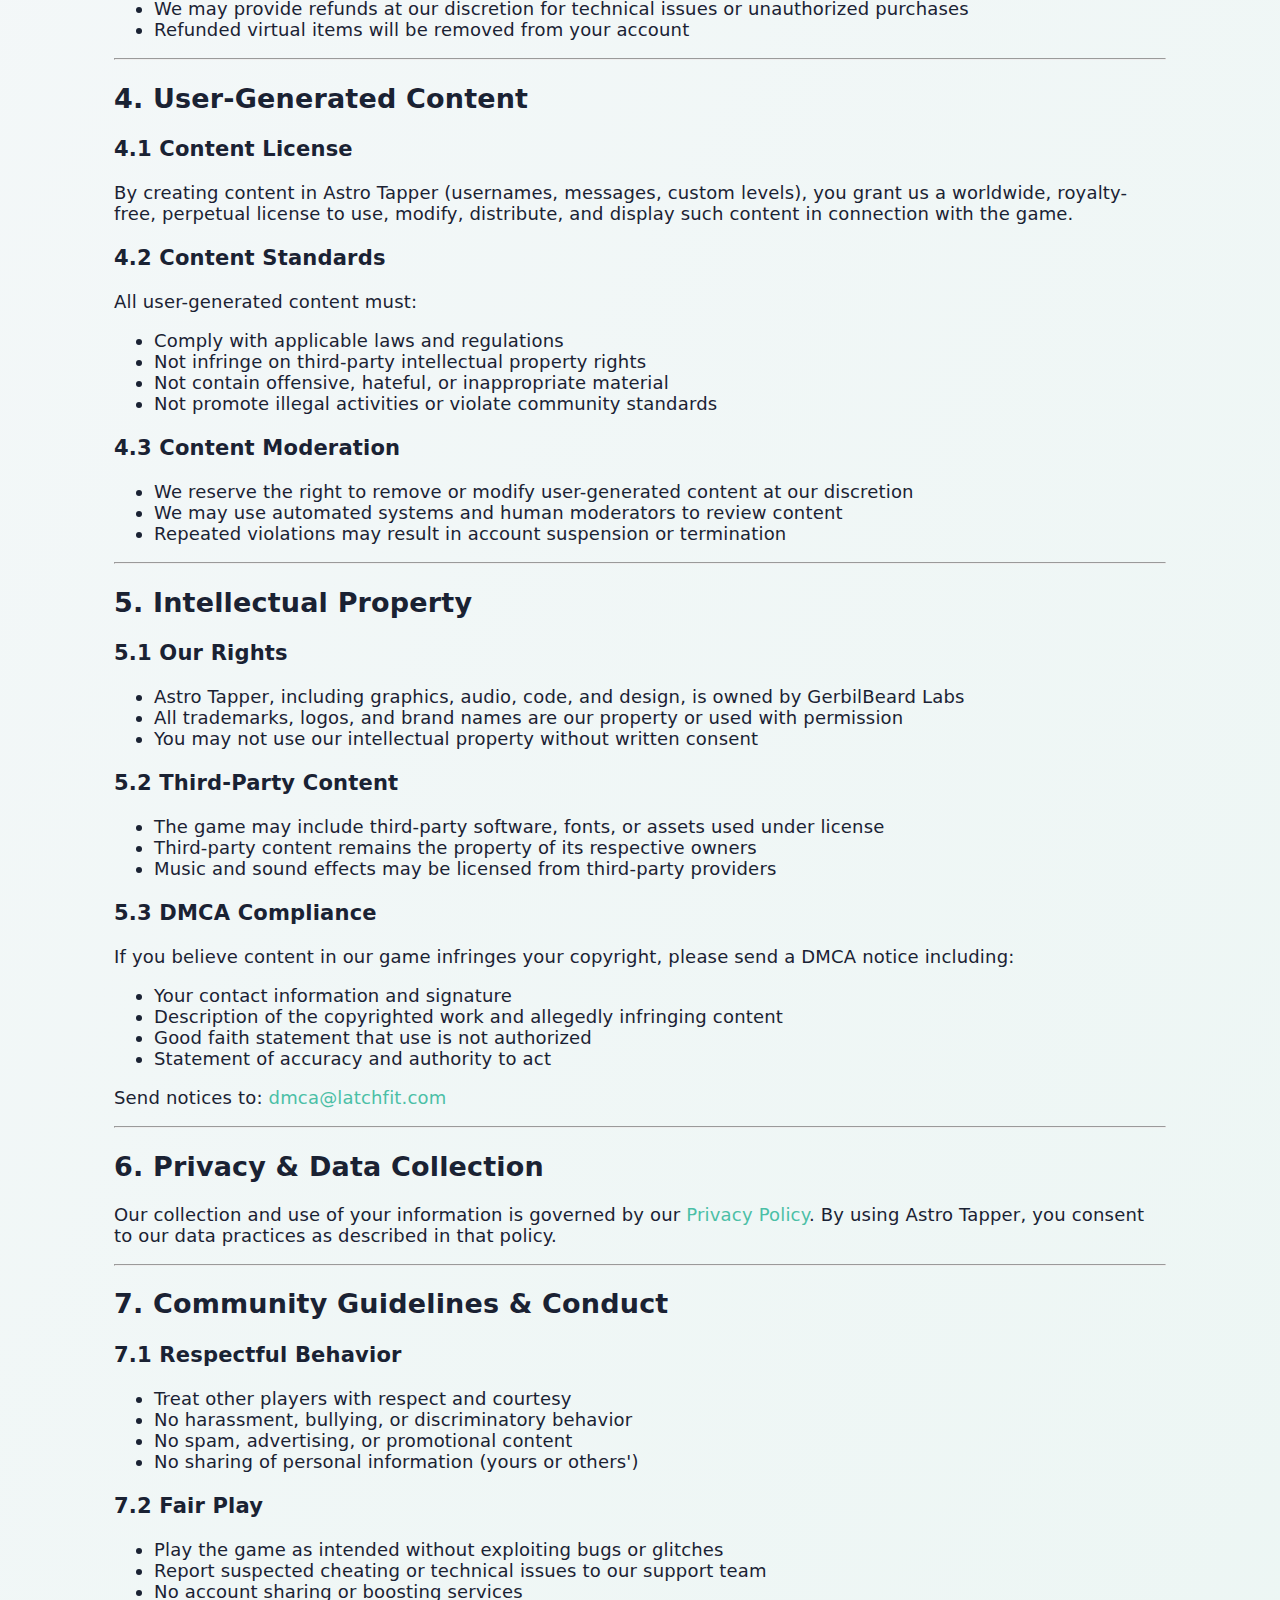
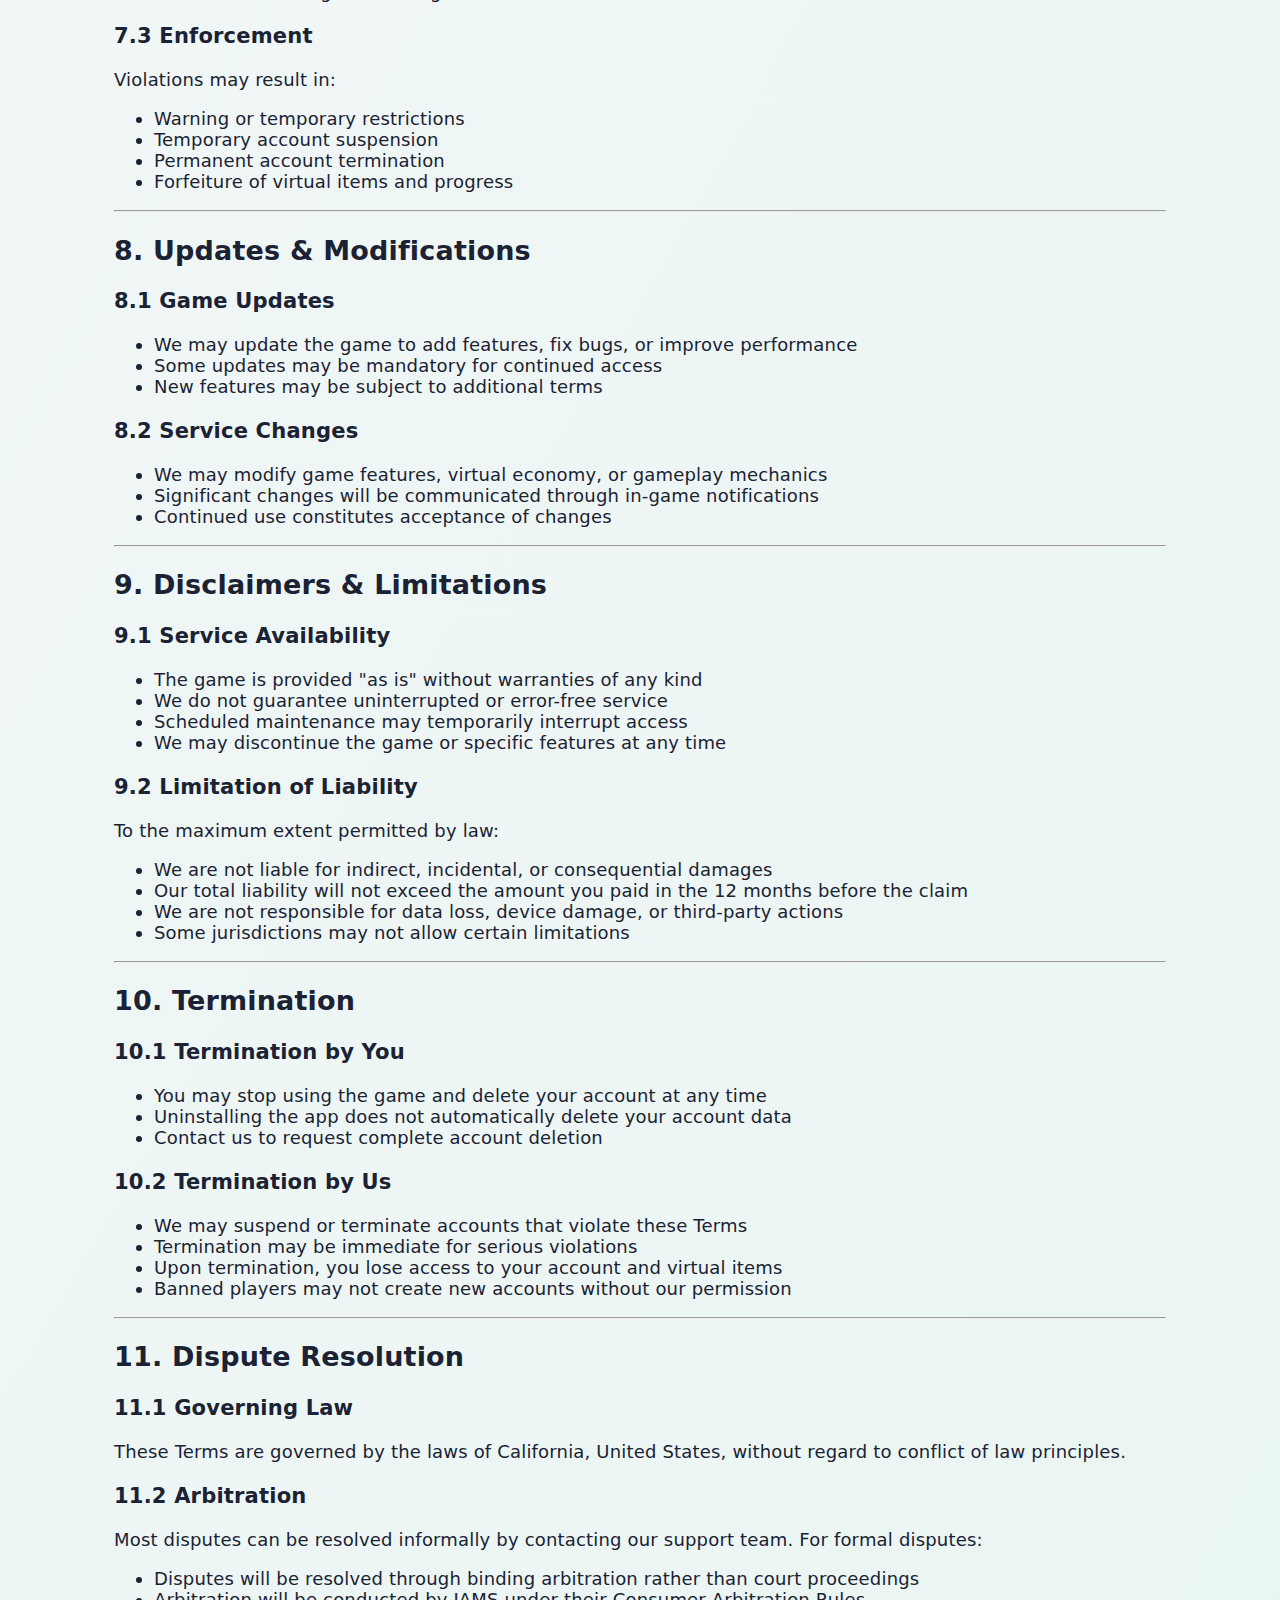
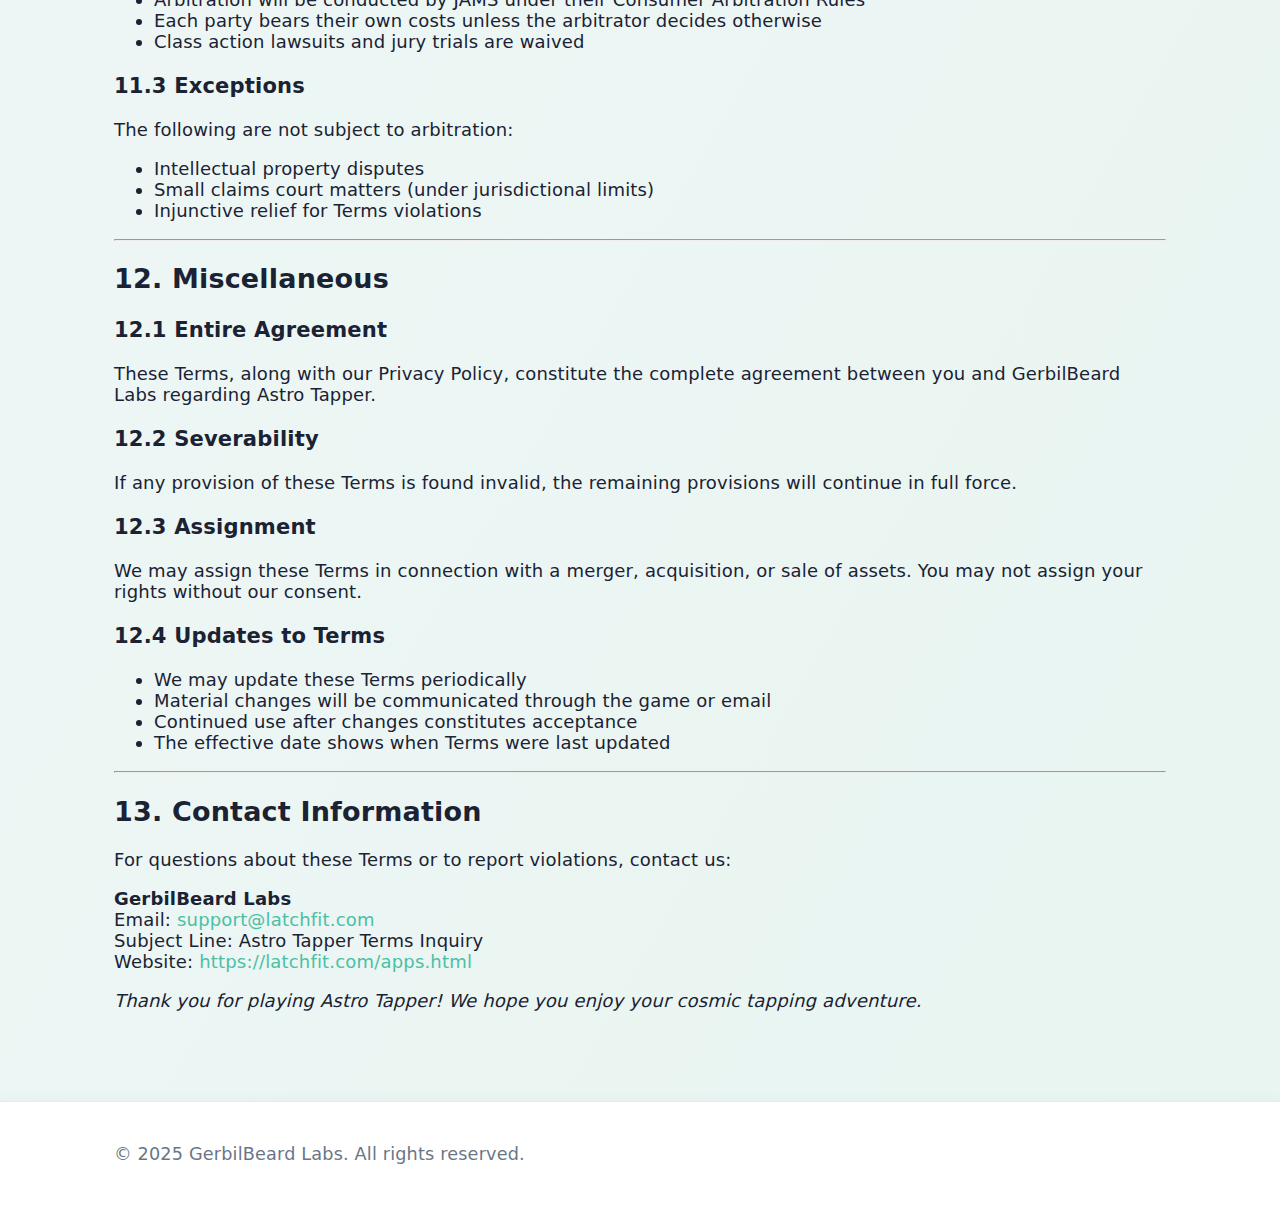
<file: astro-tapper/terms.html>
<!doctype html>
<html lang="en">
<head>
  <meta charset="utf-8">
  <meta name="viewport" content="width=device-width, initial-scale=1">
  <title>Astro Tapper Terms of Service • LatchFit</title>
  <meta name="description" content="Terms of Service for the Astro Tapper mobile application">
  <link rel="stylesheet" href="/assets/css/style.css?v=20260213b">
</head>
<body>
<header class="site-header">
  <div class="container nav">
    <a class="brand" href="/" aria-label="LatchFit home"><img src="/assets/img/logoText.png" alt="LatchFit"></a>
    <nav>
      <a href="/">Home</a>
      <a href="/testimonies.html">Testimonies</a>
      <a href="/roadmap.html">Roadmap</a>
      <a href="/improve.html">Help Us Improve</a>
      <a href="/contact.html">Contact</a>
      <a href="/apps.html">Developed Apps</a>
    </nav>
  </div>
</header>

<main class="container">
  <article class="legal">
    <nav class="breadcrumb">
      <a href="/apps.html">Developed Apps</a> → <a href="/apps.html#astro-tapper">Astro Tapper</a> → Terms of Service
    </nav>
    
    <h1>Astro Tapper Terms of Service</h1>
    <p><em>Effective Date: October 15, 2025</em></p>

    <p>Welcome to <strong>Astro Tapper</strong>. These Terms of Service ("Terms") govern your use of the Astro Tapper mobile game and related services, developed by GerbilBeard Labs ("we," "our," or "us"). By downloading, installing, or playing Astro Tapper, you agree to these Terms. If you do not agree, please do not use the game.</p>

    <h2>1. Eligibility & Account Registration</h2>
    
    <h3>1.1 Age Requirements</h3>
    <ul>
      <li>You must be at least 13 years old to play Astro Tapper</li>
      <li>Players under 18 must have parental consent</li>
      <li>Parents are responsible for their minor children's use of the game</li>
    </ul>

    <h3>1.2 Account Responsibility</h3>
    <ul>
      <li>You are responsible for maintaining the security of your account credentials</li>
      <li>You must provide accurate information when creating an account</li>
      <li>You may not share, sell, or transfer your account to others</li>
      <li>Notify us immediately of any unauthorized account access</li>
    </ul>

    <hr>

    <h2>2. Game License & Restrictions</h2>
    
    <h3>2.1 Limited License</h3>
    <p>We grant you a personal, non-exclusive, non-transferable, revocable license to use Astro Tapper for your personal entertainment. This license does not grant you ownership of the game or its content.</p>

    <h3>2.2 Prohibited Activities</h3>
    <p>You agree NOT to:</p>
    <ul>
      <li><strong>Cheating:</strong> Use hacks, bots, exploits, or unauthorized third-party software</li>
      <li><strong>Reverse Engineering:</strong> Decompile, disassemble, or attempt to extract source code</li>
      <li><strong>Commercial Use:</strong> Use the game for commercial purposes without our written consent</li>
      <li><strong>Interference:</strong> Disrupt game servers, other players' gameplay, or security measures</li>
      <li><strong>False Information:</strong> Create fake accounts or provide misleading information</li>
      <li><strong>Inappropriate Content:</strong> Share offensive, harmful, or illegal content</li>
      <li><strong>Circumvention:</strong> Bypass in-app purchase systems or payment mechanisms</li>
    </ul>

    <hr>

    <h2>3. Virtual Currency & In-App Purchases</h2>
    
    <h3>3.1 Virtual Items</h3>
    <ul>
      <li>Astro Tapper may offer virtual currency, items, or upgrades for purchase</li>
      <li>Virtual items have no real-world value and cannot be exchanged for real money</li>
      <li>Virtual items are licensed, not sold, and may be modified or removed at any time</li>
      <li>Virtual currency balances do not accrue interest and are not insured</li>
    </ul>

    <h3>3.2 Payment Terms</h3>
    <ul>
      <li>All purchases are processed through your device's app store (Apple App Store, Google Play)</li>
      <li>Payments are final and non-refundable except as required by law or app store policy</li>
      <li>You authorize us to charge your chosen payment method for purchases</li>
      <li>Prices may vary by region and are subject to applicable taxes</li>
    </ul>

    <h3>3.3 Refund Policy</h3>
    <ul>
      <li>Refund requests must be made through your device's app store</li>
      <li>We may provide refunds at our discretion for technical issues or unauthorized purchases</li>
      <li>Refunded virtual items will be removed from your account</li>
    </ul>

    <hr>

    <h2>4. User-Generated Content</h2>
    
    <h3>4.1 Content License</h3>
    <p>By creating content in Astro Tapper (usernames, messages, custom levels), you grant us a worldwide, royalty-free, perpetual license to use, modify, distribute, and display such content in connection with the game.</p>

    <h3>4.2 Content Standards</h3>
    <p>All user-generated content must:</p>
    <ul>
      <li>Comply with applicable laws and regulations</li>
      <li>Not infringe on third-party intellectual property rights</li>
      <li>Not contain offensive, hateful, or inappropriate material</li>
      <li>Not promote illegal activities or violate community standards</li>
    </ul>

    <h3>4.3 Content Moderation</h3>
    <ul>
      <li>We reserve the right to remove or modify user-generated content at our discretion</li>
      <li>We may use automated systems and human moderators to review content</li>
      <li>Repeated violations may result in account suspension or termination</li>
    </ul>

    <hr>

    <h2>5. Intellectual Property</h2>
    
    <h3>5.1 Our Rights</h3>
    <ul>
      <li>Astro Tapper, including graphics, audio, code, and design, is owned by GerbilBeard Labs</li>
      <li>All trademarks, logos, and brand names are our property or used with permission</li>
      <li>You may not use our intellectual property without written consent</li>
    </ul>

    <h3>5.2 Third-Party Content</h3>
    <ul>
      <li>The game may include third-party software, fonts, or assets used under license</li>
      <li>Third-party content remains the property of its respective owners</li>
      <li>Music and sound effects may be licensed from third-party providers</li>
    </ul>

    <h3>5.3 DMCA Compliance</h3>
    <p>If you believe content in our game infringes your copyright, please send a DMCA notice including:</p>
    <ul>
      <li>Your contact information and signature</li>
      <li>Description of the copyrighted work and allegedly infringing content</li>
      <li>Good faith statement that use is not authorized</li>
      <li>Statement of accuracy and authority to act</li>
    </ul>
    <p>Send notices to: <a href="mailto:dmca@latchfit.com">dmca@latchfit.com</a></p>

    <hr>

    <h2>6. Privacy & Data Collection</h2>
    <p>Our collection and use of your information is governed by our <a href="/astro-tapper/privacy.html">Privacy Policy</a>. By using Astro Tapper, you consent to our data practices as described in that policy.</p>

    <hr>

    <h2>7. Community Guidelines & Conduct</h2>
    
    <h3>7.1 Respectful Behavior</h3>
    <ul>
      <li>Treat other players with respect and courtesy</li>
      <li>No harassment, bullying, or discriminatory behavior</li>
      <li>No spam, advertising, or promotional content</li>
      <li>No sharing of personal information (yours or others')</li>
    </ul>

    <h3>7.2 Fair Play</h3>
    <ul>
      <li>Play the game as intended without exploiting bugs or glitches</li>
      <li>Report suspected cheating or technical issues to our support team</li>
      <li>No account sharing or boosting services</li>
    </ul>

    <h3>7.3 Enforcement</h3>
    <p>Violations may result in:</p>
    <ul>
      <li>Warning or temporary restrictions</li>
      <li>Temporary account suspension</li>
      <li>Permanent account termination</li>
      <li>Forfeiture of virtual items and progress</li>
    </ul>

    <hr>

    <h2>8. Updates & Modifications</h2>
    
    <h3>8.1 Game Updates</h3>
    <ul>
      <li>We may update the game to add features, fix bugs, or improve performance</li>
      <li>Some updates may be mandatory for continued access</li>
      <li>New features may be subject to additional terms</li>
    </ul>

    <h3>8.2 Service Changes</h3>
    <ul>
      <li>We may modify game features, virtual economy, or gameplay mechanics</li>
      <li>Significant changes will be communicated through in-game notifications</li>
      <li>Continued use constitutes acceptance of changes</li>
    </ul>

    <hr>

    <h2>9. Disclaimers & Limitations</h2>
    
    <h3>9.1 Service Availability</h3>
    <ul>
      <li>The game is provided "as is" without warranties of any kind</li>
      <li>We do not guarantee uninterrupted or error-free service</li>
      <li>Scheduled maintenance may temporarily interrupt access</li>
      <li>We may discontinue the game or specific features at any time</li>
    </ul>

    <h3>9.2 Limitation of Liability</h3>
    <p>To the maximum extent permitted by law:</p>
    <ul>
      <li>We are not liable for indirect, incidental, or consequential damages</li>
      <li>Our total liability will not exceed the amount you paid in the 12 months before the claim</li>
      <li>We are not responsible for data loss, device damage, or third-party actions</li>
      <li>Some jurisdictions may not allow certain limitations</li>
    </ul>

    <hr>

    <h2>10. Termination</h2>
    
    <h3>10.1 Termination by You</h3>
    <ul>
      <li>You may stop using the game and delete your account at any time</li>
      <li>Uninstalling the app does not automatically delete your account data</li>
      <li>Contact us to request complete account deletion</li>
    </ul>

    <h3>10.2 Termination by Us</h3>
    <ul>
      <li>We may suspend or terminate accounts that violate these Terms</li>
      <li>Termination may be immediate for serious violations</li>
      <li>Upon termination, you lose access to your account and virtual items</li>
      <li>Banned players may not create new accounts without our permission</li>
    </ul>

    <hr>

    <h2>11. Dispute Resolution</h2>
    
    <h3>11.1 Governing Law</h3>
    <p>These Terms are governed by the laws of California, United States, without regard to conflict of law principles.</p>

    <h3>11.2 Arbitration</h3>
    <p>Most disputes can be resolved informally by contacting our support team. For formal disputes:</p>
    <ul>
      <li>Disputes will be resolved through binding arbitration rather than court proceedings</li>
      <li>Arbitration will be conducted by JAMS under their Consumer Arbitration Rules</li>
      <li>Each party bears their own costs unless the arbitrator decides otherwise</li>
      <li>Class action lawsuits and jury trials are waived</li>
    </ul>

    <h3>11.3 Exceptions</h3>
    <p>The following are not subject to arbitration:</p>
    <ul>
      <li>Intellectual property disputes</li>
      <li>Small claims court matters (under jurisdictional limits)</li>
      <li>Injunctive relief for Terms violations</li>
    </ul>

    <hr>

    <h2>12. Miscellaneous</h2>
    
    <h3>12.1 Entire Agreement</h3>
    <p>These Terms, along with our Privacy Policy, constitute the complete agreement between you and GerbilBeard Labs regarding Astro Tapper.</p>

    <h3>12.2 Severability</h3>
    <p>If any provision of these Terms is found invalid, the remaining provisions will continue in full force.</p>

    <h3>12.3 Assignment</h3>
    <p>We may assign these Terms in connection with a merger, acquisition, or sale of assets. You may not assign your rights without our consent.</p>

    <h3>12.4 Updates to Terms</h3>
    <ul>
      <li>We may update these Terms periodically</li>
      <li>Material changes will be communicated through the game or email</li>
      <li>Continued use after changes constitutes acceptance</li>
      <li>The effective date shows when Terms were last updated</li>
    </ul>

    <hr>

    <h2>13. Contact Information</h2>
    <p>For questions about these Terms or to report violations, contact us:</p>
    <p>
      <strong>GerbilBeard Labs</strong><br>
      Email: <a href="mailto:support@latchfit.com">support@latchfit.com</a><br>
      Subject Line: Astro Tapper Terms Inquiry<br>
      Website: <a href="https://latchfit.com/apps.html">https://latchfit.com/apps.html</a>
    </p>

    <p><em>Thank you for playing Astro Tapper! We hope you enjoy your cosmic tapping adventure.</em></p>
  </article>
</main>

<footer class="site-footer">
  <div class="container">
    <p>© 2025 GerbilBeard Labs. All rights reserved.</p>
  </div>
</footer>
</body>
</html>
</file>
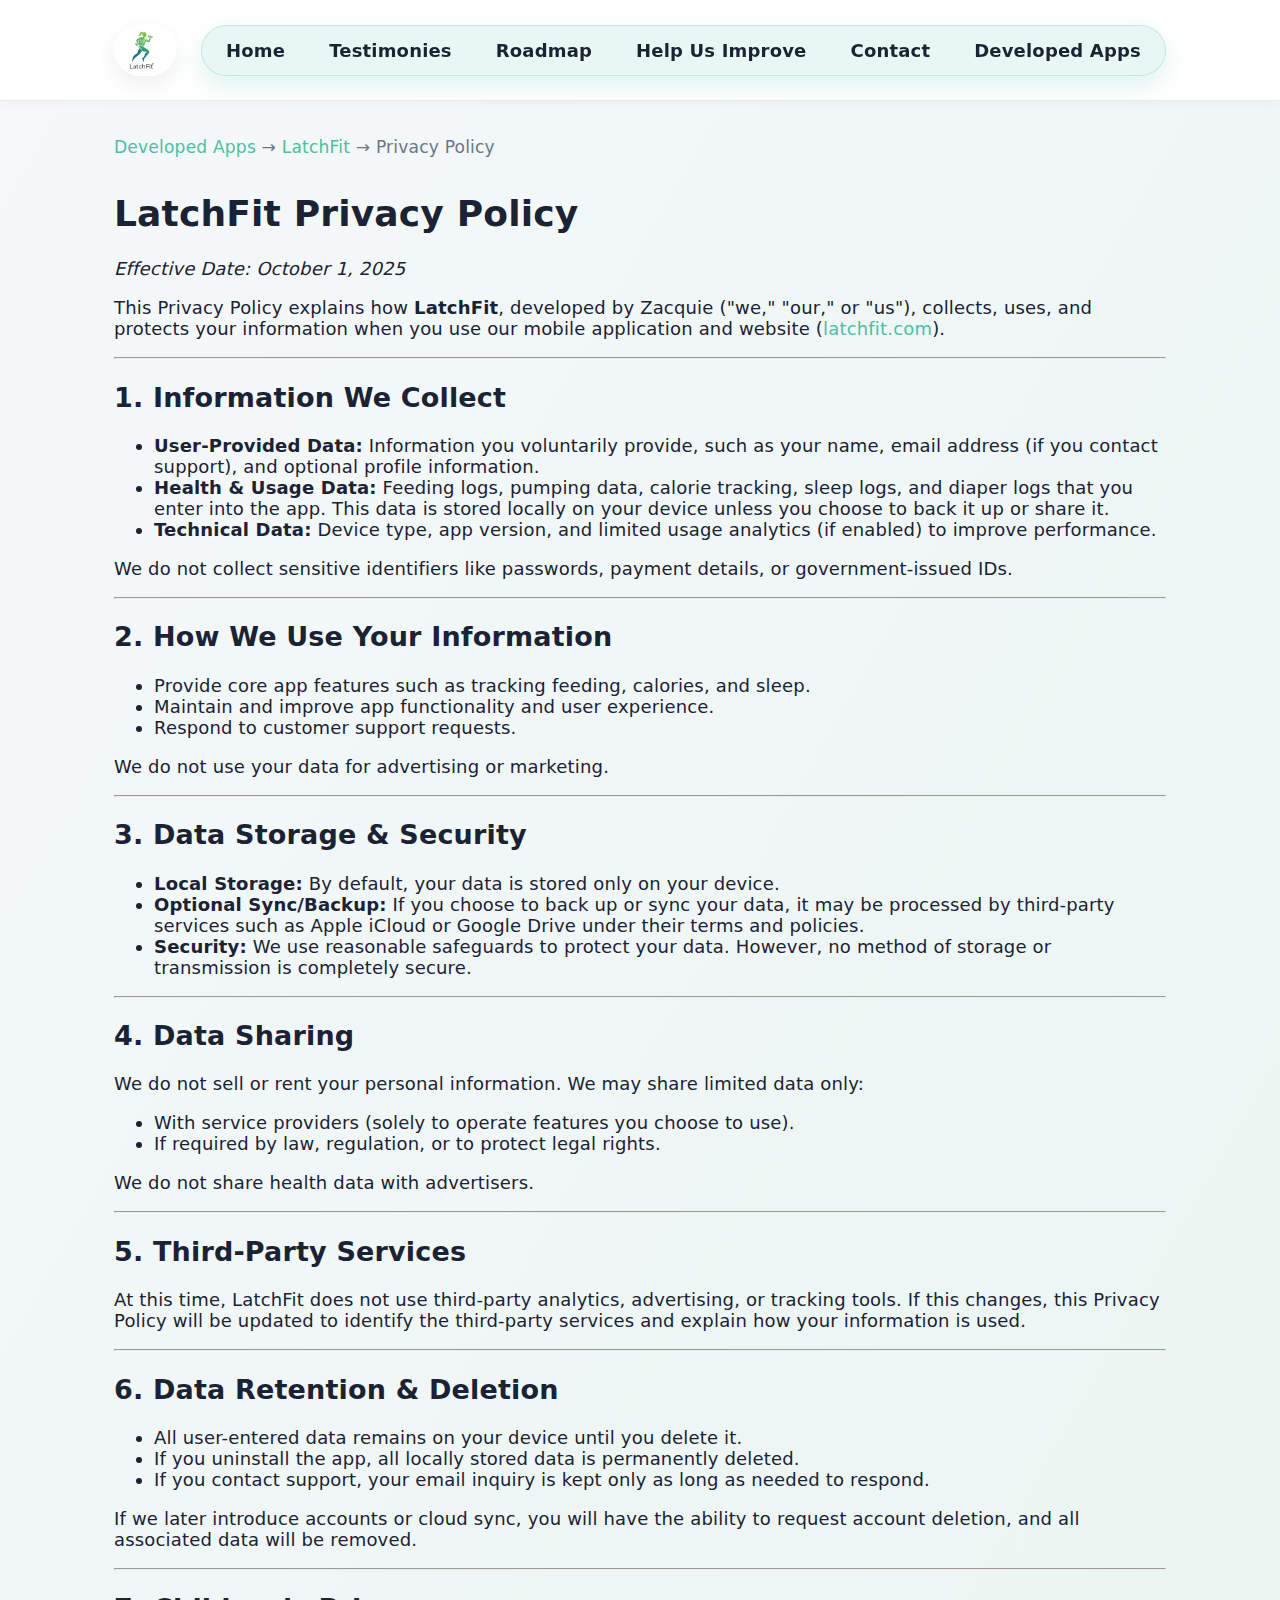
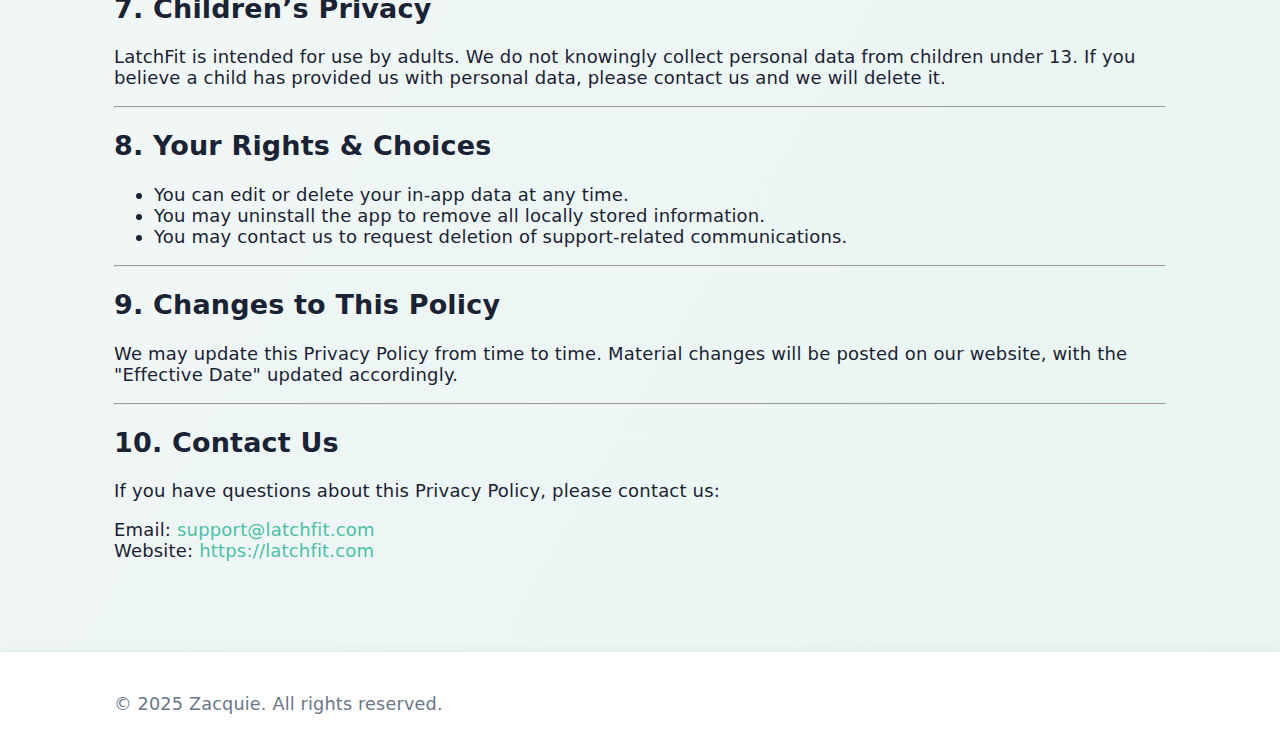
<file: latchfit/privacy.html>
<!doctype html>
<html lang="en">
<head>
  <meta charset="utf-8">
  <meta name="viewport" content="width=device-width, initial-scale=1">
  <title>LatchFit Privacy Policy • LatchFit</title>
  <meta name="description" content="Privacy Policy for the LatchFit mobile application">
  <link rel="stylesheet" href="/assets/css/style.css?v=20260213b">
</head>
<body>
<header class="site-header">
  <div class="container nav">
    <a class="brand" href="/" aria-label="LatchFit home"><img src="/assets/img/logoText.png" alt="LatchFit"></a>
    <nav>
      <a href="/">Home</a>
      <a href="/testimonies.html">Testimonies</a>
      <a href="/roadmap.html">Roadmap</a>
      <a href="/improve.html">Help Us Improve</a>
      <a href="/contact.html">Contact</a>
      <a href="/apps.html">Developed Apps</a>
    </nav>
  </div>
</header>

<main class="container">
  <article class="legal">
    <nav class="breadcrumb">
      <a href="/apps.html">Developed Apps</a> → <a href="/apps.html#latchfit">LatchFit</a> → Privacy Policy
    </nav>
    
    <h1>LatchFit Privacy Policy</h1>
    <p><em>Effective Date: October 1, 2025</em></p>

    <p>This Privacy Policy explains how <strong>LatchFit</strong>, developed by Zacquie ("we," "our," or "us"), collects, uses, and protects your information when you use our mobile application and website (<a href="https://latchfit.com">latchfit.com</a>).</p>

    <hr>

    <h2>1. Information We Collect</h2>
    <ul>
      <li><strong>User-Provided Data:</strong> Information you voluntarily provide, such as your name, email address (if you contact support), and optional profile information.</li>
      <li><strong>Health &amp; Usage Data:</strong> Feeding logs, pumping data, calorie tracking, sleep logs, and diaper logs that you enter into the app. This data is stored locally on your device unless you choose to back it up or share it.</li>
      <li><strong>Technical Data:</strong> Device type, app version, and limited usage analytics (if enabled) to improve performance.</li>
    </ul>
    <p>We do not collect sensitive identifiers like passwords, payment details, or government-issued IDs.</p>

    <hr>

    <h2>2. How We Use Your Information</h2>
    <ul>
      <li>Provide core app features such as tracking feeding, calories, and sleep.</li>
      <li>Maintain and improve app functionality and user experience.</li>
      <li>Respond to customer support requests.</li>
    </ul>
    <p>We do not use your data for advertising or marketing.</p>

    <hr>

    <h2>3. Data Storage &amp; Security</h2>
    <ul>
      <li><strong>Local Storage:</strong> By default, your data is stored only on your device.</li>
      <li><strong>Optional Sync/Backup:</strong> If you choose to back up or sync your data, it may be processed by third-party services such as Apple iCloud or Google Drive under their terms and policies.</li>
      <li><strong>Security:</strong> We use reasonable safeguards to protect your data. However, no method of storage or transmission is completely secure.</li>
    </ul>

    <hr>

    <h2>4. Data Sharing</h2>
    <p>We do not sell or rent your personal information. We may share limited data only:</p>
    <ul>
      <li>With service providers (solely to operate features you choose to use).</li>
      <li>If required by law, regulation, or to protect legal rights.</li>
    </ul>
    <p>We do not share health data with advertisers.</p>

    <hr>

    <h2>5. Third-Party Services</h2>
    <p>At this time, LatchFit does not use third-party analytics, advertising, or tracking tools. If this changes, this Privacy Policy will be updated to identify the third-party services and explain how your information is used.</p>

    <hr>

    <h2>6. Data Retention &amp; Deletion</h2>
    <ul>
      <li>All user-entered data remains on your device until you delete it.</li>
      <li>If you uninstall the app, all locally stored data is permanently deleted.</li>
      <li>If you contact support, your email inquiry is kept only as long as needed to respond.</li>
    </ul>
    <p>If we later introduce accounts or cloud sync, you will have the ability to request account deletion, and all associated data will be removed.</p>

    <hr>

    <h2>7. Children&rsquo;s Privacy</h2>
    <p>LatchFit is intended for use by adults. We do not knowingly collect personal data from children under 13. If you believe a child has provided us with personal data, please contact us and we will delete it.</p>

    <hr>

    <h2>8. Your Rights &amp; Choices</h2>
    <ul>
      <li>You can edit or delete your in-app data at any time.</li>
      <li>You may uninstall the app to remove all locally stored information.</li>
      <li>You may contact us to request deletion of support-related communications.</li>
    </ul>

    <hr>

    <h2>9. Changes to This Policy</h2>
    <p>We may update this Privacy Policy from time to time. Material changes will be posted on our website, with the "Effective Date" updated accordingly.</p>

    <hr>

    <h2>10. Contact Us</h2>
    <p>If you have questions about this Privacy Policy, please contact us:</p>
    <p>
      Email: <a href="mailto:support@latchfit.com">support@latchfit.com</a><br>
      Website: <a href="https://latchfit.com">https://latchfit.com</a>
    </p>
  </article>
</main>

<footer class="site-footer">
  <div class="container">
    <p>© 2025 Zacquie. All rights reserved.</p>
  </div>
</footer>
</body>
</html>
</file>
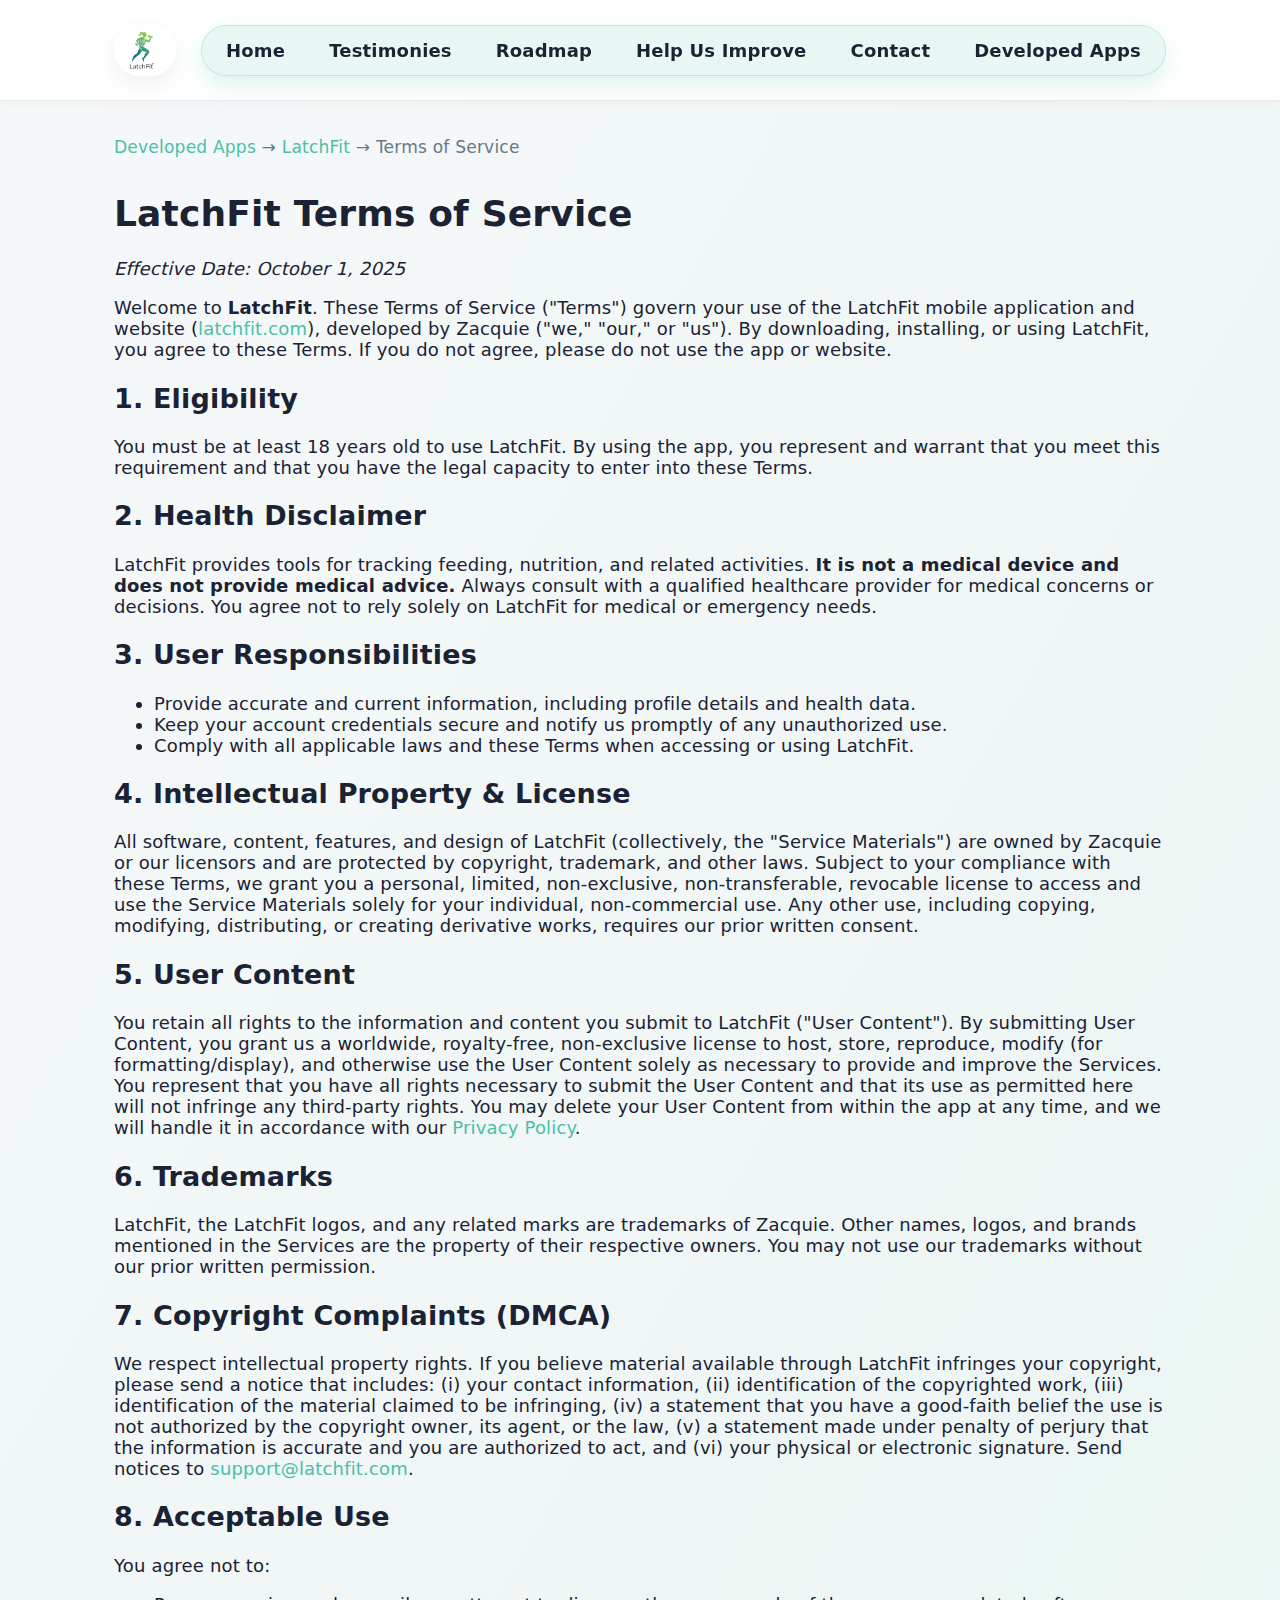
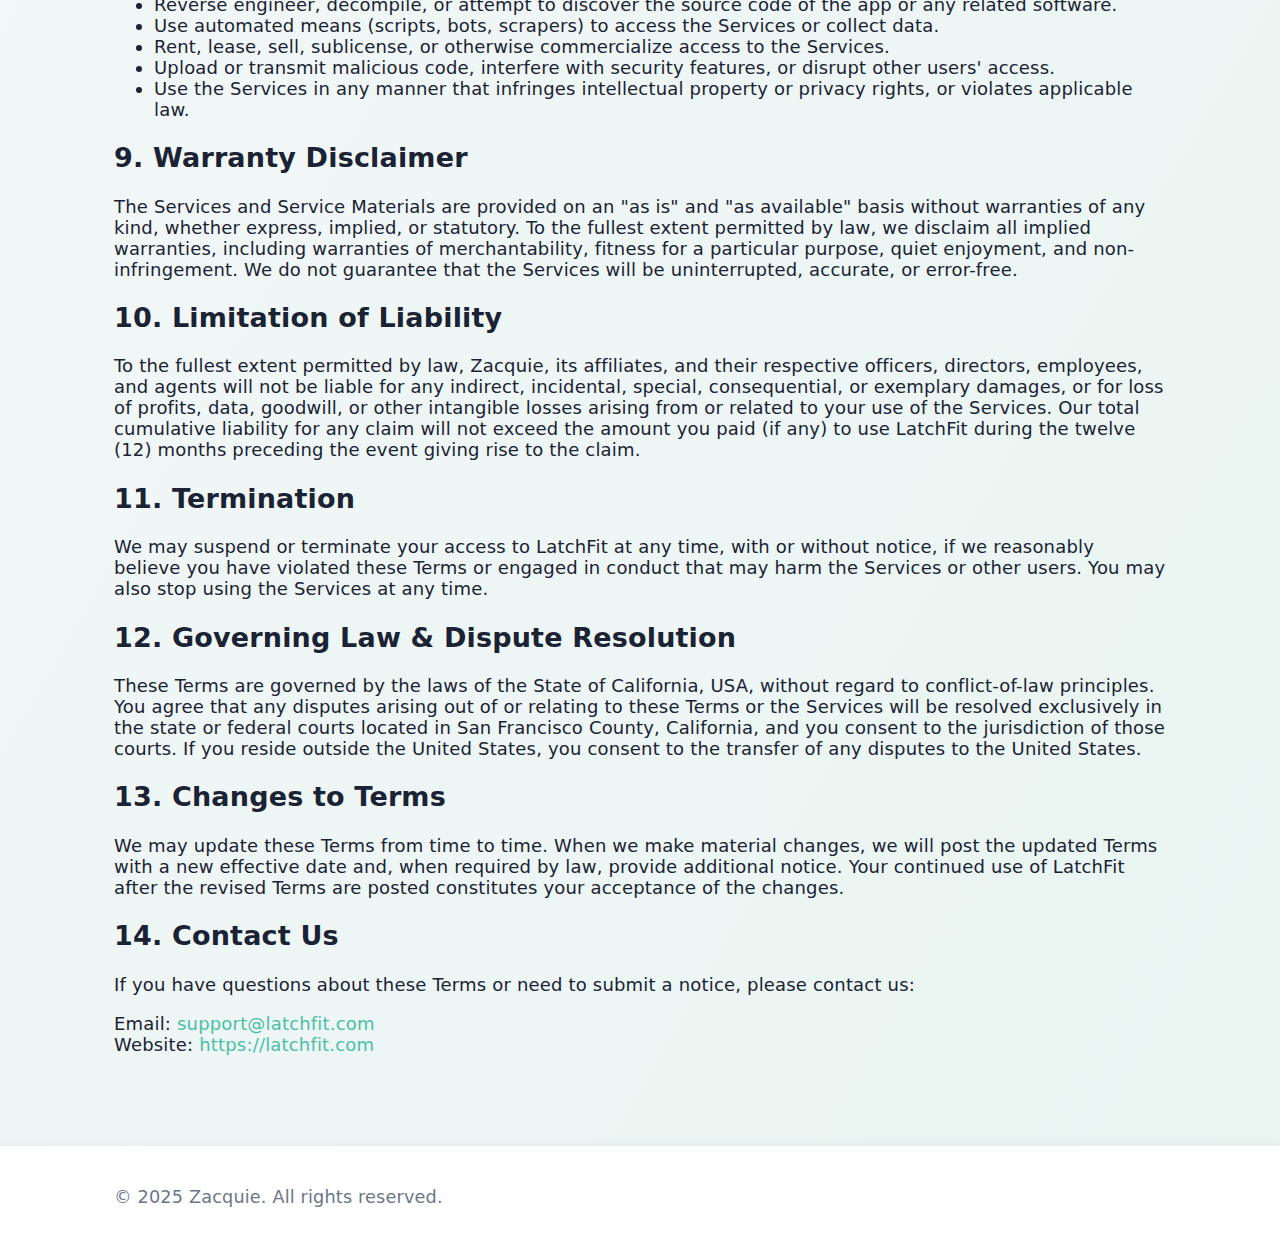
<file: latchfit/terms.html>
<!doctype html>
<html lang="en">
<head>
  <meta charset="utf-8">
  <meta name="viewport" content="width=device-width, initial-scale=1">
  <title>LatchFit Terms of Service • LatchFit</title>
  <meta name="description" content="Terms of Service for the LatchFit mobile application">
  <link rel="stylesheet" href="/assets/css/style.css?v=20260213b">
</head>
<body>
<header class="site-header">
  <div class="container nav">
    <a class="brand" href="/" aria-label="LatchFit home"><img src="/assets/img/logoText.png" alt="LatchFit"></a>
    <nav>
      <a href="/">Home</a>
      <a href="/testimonies.html">Testimonies</a>
      <a href="/roadmap.html">Roadmap</a>
      <a href="/improve.html">Help Us Improve</a>
      <a href="/contact.html">Contact</a>
      <a href="/apps.html">Developed Apps</a>
    </nav>
  </div>
</header>

<main class="container">
  <article class="legal">
    <nav class="breadcrumb">
      <a href="/apps.html">Developed Apps</a> → <a href="/apps.html#latchfit">LatchFit</a> → Terms of Service
    </nav>
    
    <h1>LatchFit Terms of Service</h1>
    <p><em>Effective Date: October 1, 2025</em></p>

    <p>Welcome to <strong>LatchFit</strong>. These Terms of Service ("Terms") govern your use of the LatchFit mobile application and website (<a href="https://latchfit.com">latchfit.com</a>), developed by Zacquie ("we," "our," or "us"). By downloading, installing, or using LatchFit, you agree to these Terms. If you do not agree, please do not use the app or website.</p>

    <h2>1. Eligibility</h2>
    <p>You must be at least 18 years old to use LatchFit. By using the app, you represent and warrant that you meet this requirement and that you have the legal capacity to enter into these Terms.</p>

    <h2>2. Health Disclaimer</h2>
    <p>LatchFit provides tools for tracking feeding, nutrition, and related activities. <strong>It is not a medical device and does not provide medical advice.</strong> Always consult with a qualified healthcare provider for medical concerns or decisions. You agree not to rely solely on LatchFit for medical or emergency needs.</p>

    <h2>3. User Responsibilities</h2>
    <ul>
      <li>Provide accurate and current information, including profile details and health data.</li>
      <li>Keep your account credentials secure and notify us promptly of any unauthorized use.</li>
      <li>Comply with all applicable laws and these Terms when accessing or using LatchFit.</li>
    </ul>

    <h2>4. Intellectual Property & License</h2>
    <p>All software, content, features, and design of LatchFit (collectively, the "Service Materials") are owned by Zacquie or our licensors and are protected by copyright, trademark, and other laws. Subject to your compliance with these Terms, we grant you a personal, limited, non-exclusive, non-transferable, revocable license to access and use the Service Materials solely for your individual, non-commercial use. Any other use, including copying, modifying, distributing, or creating derivative works, requires our prior written consent.</p>

    <h2>5. User Content</h2>
    <p>You retain all rights to the information and content you submit to LatchFit ("User Content"). By submitting User Content, you grant us a worldwide, royalty-free, non-exclusive license to host, store, reproduce, modify (for formatting/display), and otherwise use the User Content solely as necessary to provide and improve the Services. You represent that you have all rights necessary to submit the User Content and that its use as permitted here will not infringe any third-party rights. You may delete your User Content from within the app at any time, and we will handle it in accordance with our <a href="/latchfit/privacy.html">Privacy Policy</a>.</p>

    <h2>6. Trademarks</h2>
    <p>LatchFit, the LatchFit logos, and any related marks are trademarks of Zacquie. Other names, logos, and brands mentioned in the Services are the property of their respective owners. You may not use our trademarks without our prior written permission.</p>

    <h2>7. Copyright Complaints (DMCA)</h2>
    <p>We respect intellectual property rights. If you believe material available through LatchFit infringes your copyright, please send a notice that includes: (i) your contact information, (ii) identification of the copyrighted work, (iii) identification of the material claimed to be infringing, (iv) a statement that you have a good-faith belief the use is not authorized by the copyright owner, its agent, or the law, (v) a statement made under penalty of perjury that the information is accurate and you are authorized to act, and (vi) your physical or electronic signature. Send notices to <a href="mailto:support@latchfit.com">support@latchfit.com</a>.</p>

    <h2>8. Acceptable Use</h2>
    <p>You agree not to:</p>
    <ul>
      <li>Reverse engineer, decompile, or attempt to discover the source code of the app or any related software.</li>
      <li>Use automated means (scripts, bots, scrapers) to access the Services or collect data.</li>
      <li>Rent, lease, sell, sublicense, or otherwise commercialize access to the Services.</li>
      <li>Upload or transmit malicious code, interfere with security features, or disrupt other users' access.</li>
      <li>Use the Services in any manner that infringes intellectual property or privacy rights, or violates applicable law.</li>
    </ul>

    <h2>9. Warranty Disclaimer</h2>
    <p>The Services and Service Materials are provided on an "as is" and "as available" basis without warranties of any kind, whether express, implied, or statutory. To the fullest extent permitted by law, we disclaim all implied warranties, including warranties of merchantability, fitness for a particular purpose, quiet enjoyment, and non-infringement. We do not guarantee that the Services will be uninterrupted, accurate, or error-free.</p>

    <h2>10. Limitation of Liability</h2>
    <p>To the fullest extent permitted by law, Zacquie, its affiliates, and their respective officers, directors, employees, and agents will not be liable for any indirect, incidental, special, consequential, or exemplary damages, or for loss of profits, data, goodwill, or other intangible losses arising from or related to your use of the Services. Our total cumulative liability for any claim will not exceed the amount you paid (if any) to use LatchFit during the twelve (12) months preceding the event giving rise to the claim.</p>

    <h2>11. Termination</h2>
    <p>We may suspend or terminate your access to LatchFit at any time, with or without notice, if we reasonably believe you have violated these Terms or engaged in conduct that may harm the Services or other users. You may also stop using the Services at any time.</p>

    <h2>12. Governing Law & Dispute Resolution</h2>
    <p>These Terms are governed by the laws of the State of California, USA, without regard to conflict-of-law principles. You agree that any disputes arising out of or relating to these Terms or the Services will be resolved exclusively in the state or federal courts located in San Francisco County, California, and you consent to the jurisdiction of those courts. If you reside outside the United States, you consent to the transfer of any disputes to the United States.</p>

    <h2>13. Changes to Terms</h2>
    <p>We may update these Terms from time to time. When we make material changes, we will post the updated Terms with a new effective date and, when required by law, provide additional notice. Your continued use of LatchFit after the revised Terms are posted constitutes your acceptance of the changes.</p>

    <h2>14. Contact Us</h2>
    <p>If you have questions about these Terms or need to submit a notice, please contact us:</p>
    <p>
      Email: <a href="mailto:support@latchfit.com">support@latchfit.com</a><br>
      Website: <a href="https://latchfit.com">https://latchfit.com</a>
    </p>
  </article>
</main>

<footer class="site-footer">
  <div class="container">
    <p>© 2025 Zacquie. All rights reserved.</p>
  </div>
</footer>
</body>
</html>
</file>
<file: assets/css/style.css>
:root{
  --bg: #f6f8fa;
  --bg-gradient: linear-gradient(120deg, #f6f8fa 0%, #e8f5f1 100%);
  --ink: #1a2233;
  --muted: #6a7687;
  --sage: #4bbfa6;
  --coral: #ff8a8a;
  --card: #fff;
  --shadow: 0 8px 32px rgba(44, 62, 80, 0.08);
  --radius: 16px;
  --transition: 0.18s cubic-bezier(.4,0,.2,1);
}


*{box-sizing:border-box}
html,body{
  margin:0;padding:0;
  min-height:100vh;
  background:var(--bg-gradient);
  color:var(--ink);
  font-family:'Inter',ui-sans-serif,system-ui,-apple-system,Segoe UI,Roboto,Helvetica,Arial;
  font-size:18px;
  letter-spacing:0.01em;
  -webkit-font-smoothing:antialiased;
}


a{color:var(--sage);text-decoration:none;transition:color var(--transition)}
a:hover{color:var(--coral);text-decoration:underline}

.container{max-width:1100px;margin:0 auto;padding:24px}


.site-header{
  background:rgba(255,255,255,0.98);
  border-bottom:1px solid #eaeaea;
  position:sticky;top:0;z-index:10;
  box-shadow:0 2px 12px rgba(44,62,80,0.03);
  backdrop-filter:blur(4px);
}
.nav{display:flex;align-items:center;justify-content:space-between;gap:18px}
.brand{
  display:inline-flex;
  align-items:center;
  gap:0;
  padding:4px 12px 4px 6px;
  border-radius:999px;
  background:rgba(255,255,255,0.94);
  color:var(--ink);
  line-height:0;
  box-shadow:0 8px 20px rgba(44,62,80,0.08);
  transition:box-shadow var(--transition),transform var(--transition);
}
.brand img{
  height:44px;
  width:auto;
  display:block;
  transition:transform var(--transition);
}
.brand:hover{
  box-shadow:0 12px 26px rgba(44,62,80,0.12);
  transform:translateY(-1px);
}
.brand:hover img{transform:scale(1.04);}

.nav nav{
  display:flex;
  align-items:center;
  gap:8px;
  padding:6px;
  border-radius:999px;
  background:rgba(75,191,166,0.12);
  border:1px solid rgba(75,191,166,0.26);
  box-shadow:0 10px 24px rgba(75,191,166,0.18);
  transition:background var(--transition),border-color var(--transition),box-shadow var(--transition);
}
.nav nav:hover{
  background:rgba(75,191,166,0.18);
  border-color:rgba(75,191,166,0.36);
  box-shadow:0 16px 32px rgba(75,191,166,0.22);
}
.nav nav a{
  color:var(--ink);
  font-weight:600;
  padding:8px 18px;
  border-radius:999px;
  transition:color var(--transition),background var(--transition),box-shadow var(--transition),transform var(--transition);
}
.nav nav a:hover{
  background:#fff;
  color:var(--sage);
  box-shadow:0 6px 16px rgba(44,62,80,0.12);
  transform:translateY(-1px);
}
.nav nav a:focus-visible{
  outline:3px solid rgba(75,191,166,0.45);
  outline-offset:2px;
}
.nav nav a[aria-current="page"],
.nav nav a.is-active{
  background:#fff;
  color:var(--ink);
  box-shadow:0 8px 20px rgba(44,62,80,0.14);
}


.site-footer{margin-top:48px;border-top:1px solid #eaeaea;background:rgba(255,255,255,0.97);box-shadow:0 -2px 12px rgba(44,62,80,0.03);}
.site-footer .container{display:flex;flex-direction:column;gap:8px;color:var(--muted);font-size:0.98em}


.hero{
  display:grid;
  grid-template-columns:1.05fr .95fr;
  gap:36px;
  align-items:center;
  margin-top:36px;
}
.hero h1{
  font-size:2.7em;
  line-height:1.08;
  margin:0 0 12px;
  font-weight:900;
  letter-spacing:-0.01em;
  color:var(--ink);
  text-shadow:0 2px 12px rgba(44,62,80,0.04);
}
.hero p{color:var(--muted);font-size:1.15em;line-height:1.5;max-width:520px;}

.logo-callout{
  display:inline-flex;
  align-items:center;
  gap:12px;
  margin:18px 0;
  padding:10px 18px;
  background:rgba(255,255,255,0.82);
  border-radius:999px;
  box-shadow:0 10px 28px rgba(44,62,80,0.14);
  backdrop-filter:blur(6px);
}
.logo-callout img{height:52px;width:auto;display:block;filter:drop-shadow(0 6px 12px rgba(75,191,166,0.25));}
.logo-callout span{font-weight:800;font-size:1.1em;letter-spacing:0.03em;color:var(--ink);}


.hero-art{
  width:100%;
  height:420px;
  border-radius:var(--radius);
  overflow:hidden;
  display:flex;
  align-items:center;
  justify-content:center;
  background:linear-gradient(120deg,#e8f5f1 0%,#f6f8fa 100%);
  box-shadow:var(--shadow);
  transition:box-shadow var(--transition);
}
.hero-art img{
  width:auto;
  height:100%;
  max-width:100%;
  object-fit:contain;
  border-radius:12px;
  box-shadow:0 8px 22px rgba(44,62,80,0.13);
}


.cta-row{display:flex;gap:14px;margin-top:20px}
.cta{
  background:var(--sage);
  color:#fff;
  padding:13px 22px;
  border-radius:12px;
  font-weight:700;
  display:inline-block;
  font-size:1.08em;
  box-shadow:0 2px 8px rgba(44,62,80,0.07);
  transition:background var(--transition),color var(--transition),box-shadow var(--transition),transform var(--transition);
  border:none;
  cursor:pointer;
}
.cta:hover{
  background:var(--coral);
  color:#fff;
  box-shadow:0 4px 18px rgba(255,138,138,0.10);
  transform:translateY(-2px) scale(1.04);
}
.cta.ghost{
  background:transparent;
  color:var(--sage);
  border:2px solid var(--sage);
  box-shadow:none;
}
.cta.ghost:hover{
  background:var(--sage);
  color:#fff;
}
.store-badge{
  display:inline-flex;
  flex-direction:column;
  align-items:center;
  justify-content:center;
  line-height:1.2;
  cursor:default;
  user-select:none;
}
.store-badge small{
  margin-top:2px;
  font-size:0.72em;
  font-weight:700;
  text-transform:uppercase;
  letter-spacing:0.05em;
}
.is-disabled{
  pointer-events:none;
  opacity:0.95;
}


.features{
  display:grid;
  grid-template-columns:repeat(auto-fit,minmax(220px,1fr));
  gap:22px;
  margin:64px 0 48px;
}
.milestone{
  margin:52px 0 16px;
  padding:26px 28px;
  border-radius:18px;
  background:linear-gradient(110deg,#167f7c,#24a48e);
  border:1px solid rgba(22,127,124,0.65);
  box-shadow:0 14px 32px rgba(22,127,124,0.28);
}
.milestone h2{
  margin:0 0 8px;
  font-size:1.7em;
  font-weight:800;
  letter-spacing:-0.01em;
  color:#ffffff;
}
.milestone p{
  margin:0;
  color:rgba(255,255,255,0.96);
  max-width:720px;
  line-height:1.5;
}

.features h2{
  grid-column:1 / -1;
  margin:0 0 12px;
  font-size:1.9em;
  font-weight:800;
  letter-spacing:-0.01em;
  color:var(--ink);
  text-align:left;
}
.feature{
  background:var(--card);
  padding:26px 20px 22px 20px;
  border-radius:var(--radius);
  box-shadow:var(--shadow);
  transition:box-shadow var(--transition),transform var(--transition);
  position:relative;
  overflow:hidden;
}
.feature:hover{
  box-shadow:0 12px 32px rgba(44,62,80,0.13);
  transform:translateY(-2px) scale(1.03);
}
.feature h3{
  margin-top:0;margin-bottom:8px;font-size:1.18em;font-weight:700;color:var(--sage);letter-spacing:0.01em;
}
.feature p{color:var(--muted);font-size:1em;line-height:1.5;}


.testimony-callout{
  background:linear-gradient(90deg,var(--sage),var(--coral));
  color:#fff;
  padding:36px 28px;
  border-radius:18px;
  margin:44px 0;
  box-shadow:0 8px 32px rgba(44,62,80,0.10);
  font-size:1.18em;
}
.testimony-callout h2{margin-top:0;margin-bottom:10px;font-size:1.4em;font-weight:800;letter-spacing:0.01em;}
.testimony-callout .cta{background:#fff;color:var(--sage);margin-top:12px;}
.testimony-callout .cta:hover{background:var(--coral);color:#fff;}

.roadmap{
  background:rgba(255,255,255,0.9);
  margin:64px 0;
  padding:44px 40px;
  border-radius:24px;
  box-shadow:var(--shadow);
  display:grid;
  gap:28px;
}
.roadmap-head h2{margin:0 0 12px;font-size:2em;font-weight:800;letter-spacing:-0.01em;color:var(--ink);}
.roadmap-head p{margin:0;color:var(--muted);line-height:1.5;max-width:600px;}
.roadmap-head p + p{margin-top:12px;}
.roadmap-head .cta{display:inline-block;}
.roadmap-list{list-style:none;margin:0;padding:0;display:grid;gap:20px;}
.roadmap-item{
  display:grid;
  grid-template-columns:40px 1fr;
  align-items:start;
  gap:18px;
  padding:22px 26px;
  border-radius:20px;
  background:rgba(246,248,250,0.85);
  border:1px solid rgba(75,191,166,0.12);
  box-shadow:0 10px 24px rgba(44,62,80,0.08);
  transition:transform var(--transition),box-shadow var(--transition);
}
.roadmap-item:hover{
  transform:translateY(-2px);
  box-shadow:0 16px 34px rgba(44,62,80,0.12);
}
.roadmap-item .status{
  height:40px;
  width:40px;
  border-radius:50%;
  display:inline-flex;
  align-items:center;
  justify-content:center;
  font-weight:800;
  font-size:1.3em;
  color:#fff;
  background:var(--muted);
}
.roadmap-item h3{margin:0 0 8px;font-size:1.2em;font-weight:700;color:var(--ink);}
.roadmap-item p{margin:0;color:var(--muted);line-height:1.5;}
.roadmap-item.is-complete{
  background:rgba(75,191,166,0.12);
  border-color:rgba(75,191,166,0.4);
}
.roadmap-item.is-complete .status{background:var(--sage);}

.feedback{
  background:var(--card);
  margin:64px 0;
  padding:40px 36px;
  border-radius:24px;
  box-shadow:var(--shadow);
  display:grid;
  grid-template-columns:1fr 1fr;
  gap:32px;
  align-items:start;
}
.feedback-copy h2{margin:0 0 12px;font-size:1.9em;font-weight:800;letter-spacing:-0.01em;color:var(--ink);}
.feedback-copy p{margin:0;color:var(--muted);line-height:1.5;}
.feedback-copy p + p{margin-top:12px;}
.feedback-copy ul{margin:12px 0 16px;padding-left:22px;color:var(--muted);line-height:1.5;}
.feedback-form{display:grid;grid-template-columns:repeat(2, minmax(0,1fr));gap:18px;align-content:start;}
.feedback-form .field-group{display:flex;flex-direction:column;gap:8px;}
.feedback-form .full{grid-column:1 / -1;}
.feedback-form label{font-weight:600;color:var(--ink);font-size:0.95em;}
.feedback-form input,
.feedback-form textarea,
.feedback-form select{
  border:1px solid rgba(26,34,51,0.12);
  border-radius:12px;
  padding:12px 14px;
  font-size:1em;
  font-family:inherit;
  background:#fff;
  color:var(--ink);
  transition:border-color var(--transition),box-shadow var(--transition);
}
.feedback-form input:focus,
.feedback-form textarea:focus,
.feedback-form select:focus{
  outline:none;
  border-color:rgba(75,191,166,0.65);
  box-shadow:0 0 0 4px rgba(75,191,166,0.18);
}
.feedback-form textarea{resize:vertical;min-height:140px;}
.feedback-form .cta{grid-column:1 / -1;justify-self:flex-start;padding:12px 26px;}
.feedback-form .cta:disabled{
  opacity:0.72;
  cursor:not-allowed;
  transform:none;
}
.feedback-rating{
  margin:0;
  padding:0;
  border:0;
}
.feedback-rating legend{
  margin-bottom:10px;
  font-weight:600;
  color:var(--ink);
  font-size:0.95em;
}
.rating-options{
  display:flex;
  flex-wrap:wrap;
  gap:8px;
}
.rating-options input{
  position:absolute;
  opacity:0;
  pointer-events:none;
}
.rating-options label{
  min-width:42px;
  text-align:center;
  border:1px solid rgba(26,34,51,0.2);
  border-radius:10px;
  padding:8px 12px;
  background:#fff;
  cursor:pointer;
  transition:border-color var(--transition),background var(--transition),color var(--transition),box-shadow var(--transition);
}
.rating-options input:focus-visible + label{
  outline:3px solid rgba(75,191,166,0.35);
  outline-offset:2px;
}
.rating-options input:checked + label{
  background:rgba(75,191,166,0.14);
  color:var(--ink);
  border-color:rgba(75,191,166,0.7);
  box-shadow:0 0 0 2px rgba(75,191,166,0.14);
}
.privacy-note{
  grid-column:1 / -1;
  margin:0;
  color:var(--muted);
  font-size:0.92em;
}
.form-status{
  grid-column:1 / -1;
  margin:0;
  min-height:1.4em;
  font-size:0.95em;
  font-weight:600;
}
.form-status.is-loading{color:var(--muted);}
.form-status.is-success{color:#1d7f68;}
.form-status.is-error{color:#b53b52;}

.contact-card{
  background:var(--card);
  margin:40px 0 0;
  padding:34px 30px;
  border-radius:22px;
  box-shadow:var(--shadow);
}
.contact-card h1{
  margin:0 0 10px;
}
.contact-card p{
  margin:0;
  color:var(--muted);
}
.contact-actions{
  display:flex;
  flex-wrap:wrap;
  gap:12px;
  margin:18px 0 14px;
}
.contact-note{
  font-size:0.98em;
}


@media (max-width:900px){
  .hero{grid-template-columns:1fr}
  .hero-art{height:300px}
  .features{grid-template-columns:repeat(2,1fr)}
  .nav nav{flex-wrap:wrap;justify-content:flex-end}
  .roadmap{padding:32px;}
  .feedback{grid-template-columns:1fr;gap:24px;padding:32px;}
  .feedback-form{grid-template-columns:1fr;}
}

@media (max-width:600px){
  .hero h1{font-size:2em}
  .features{grid-template-columns:1fr}
  .container{padding:12px;}
  .nav{flex-direction:column;align-items:flex-start;gap:12px;}
  .nav nav{width:100%;justify-content:flex-start}
  .nav nav a{flex:1 1 auto;text-align:center;}
  .roadmap{padding:24px;}
  .feedback{padding:26px;}
}

/* Breadcrumb navigation */
.breadcrumb {
  margin-bottom: 24px;
  padding: 12px 0;
  font-size: 0.95em;
  color: var(--muted);
}

.breadcrumb a {
  color: var(--sage);
  text-decoration: none;
}

.breadcrumb a:hover {
  color: var(--coral);
  text-decoration: underline;
}

/* Apps page styles */
.apps-grid {
  display: grid;
  grid-template-columns: 1fr;
  gap: 32px;
  margin: 48px 0;
}

.app-card {
  background: var(--card);
  border-radius: var(--radius);
  box-shadow: var(--shadow);
  padding: 32px;
  transition: box-shadow var(--transition), transform var(--transition);
}

.app-card:hover {
  box-shadow: 0 12px 32px rgba(44,62,80,0.13);
  transform: translateY(-2px);
}

.app-card.coming-soon {
  opacity: 0.8;
  background: linear-gradient(135deg, var(--card) 0%, #f8f9fa 100%);
}

.app-header {
  display: flex;
  align-items: center;
  gap: 20px;
  margin-bottom: 24px;
}

.app-logo {
  width: 64px;
  height: 64px;
  border-radius: 12px;
  box-shadow: 0 4px 12px rgba(44,62,80,0.08);
}

.app-logo.placeholder {
  background: linear-gradient(135deg, var(--sage), var(--coral));
  display: flex;
  align-items: center;
  justify-content: center;
  font-size: 32px;
  color: white;
}

.app-info h2 {
  margin: 0 0 6px 0;
  font-size: 1.8em;
  font-weight: 800;
  color: var(--ink);
}

.app-description {
  margin: 0;
  color: var(--muted);
  font-size: 1.1em;
}

.app-details p {
  font-size: 1.1em;
  line-height: 1.6;
  color: var(--muted);
  margin-bottom: 32px;
}

.app-links {
  display: grid;
  grid-template-columns: repeat(auto-fit, minmax(250px, 1fr));
  gap: 32px;
}

.app-links h3 {
  margin: 0 0 12px 0;
  font-size: 1.2em;
  font-weight: 700;
  color: var(--sage);
}

.app-links ul {
  list-style: none;
  padding: 0;
  margin: 0;
}

.app-links li {
  margin-bottom: 8px;
}

.app-links a {
  color: var(--ink);
  text-decoration: none;
  padding: 8px 0;
  display: block;
  border-bottom: 1px solid transparent;
  transition: all var(--transition);
}

.app-links a:hover {
  color: var(--sage);
  border-bottom-color: var(--sage);
  text-decoration: none;
}

.coming-soon-text {
  color: var(--muted);
  font-style: italic;
  padding: 8px 0;
  display: block;
}

.coming-soon-notice {
  text-align: center;
  padding: 48px 24px;
  background: linear-gradient(135deg, var(--card) 0%, #f8f9fa 100%);
  border-radius: var(--radius);
  margin: 32px 0;
}

.coming-soon-notice h1 {
  color: var(--muted);
  margin-bottom: 16px;
}

.coming-soon-notice p {
  font-size: 1.1em;
  color: var(--muted);
}

.coming-soon-notice strong {
  color: var(--sage);
  font-size: 1.2em;
}

.redirect-notice {
  text-align: center;
  padding: 48px 24px;
  background: var(--card);
  border-radius: var(--radius);
  margin: 32px 0;
  box-shadow: var(--shadow);
}

.redirect-notice h1 {
  color: var(--ink);
  margin-bottom: 16px;
}

.redirect-notice p {
  font-size: 1.1em;
  color: var(--muted);
  margin-bottom: 12px;
}

.redirect-notice a {
  color: var(--sage);
  font-weight: 600;
}

@media (max-width: 600px) {
  .app-header {
    flex-direction: column;
    text-align: center;
    gap: 16px;
  }
  
  .app-links {
    grid-template-columns: 1fr;
    gap: 24px;
  }
  
  .app-card {
    padding: 24px;
  }
}

/* Subtle fade-in animation for main content */
main.container, .site-header, .site-footer {
  animation: fadein 0.7s cubic-bezier(.4,0,.2,1);
}
@keyframes fadein {
  from { opacity: 0; transform: translateY(16px); }
  to { opacity: 1; transform: none; }
}
</file>
